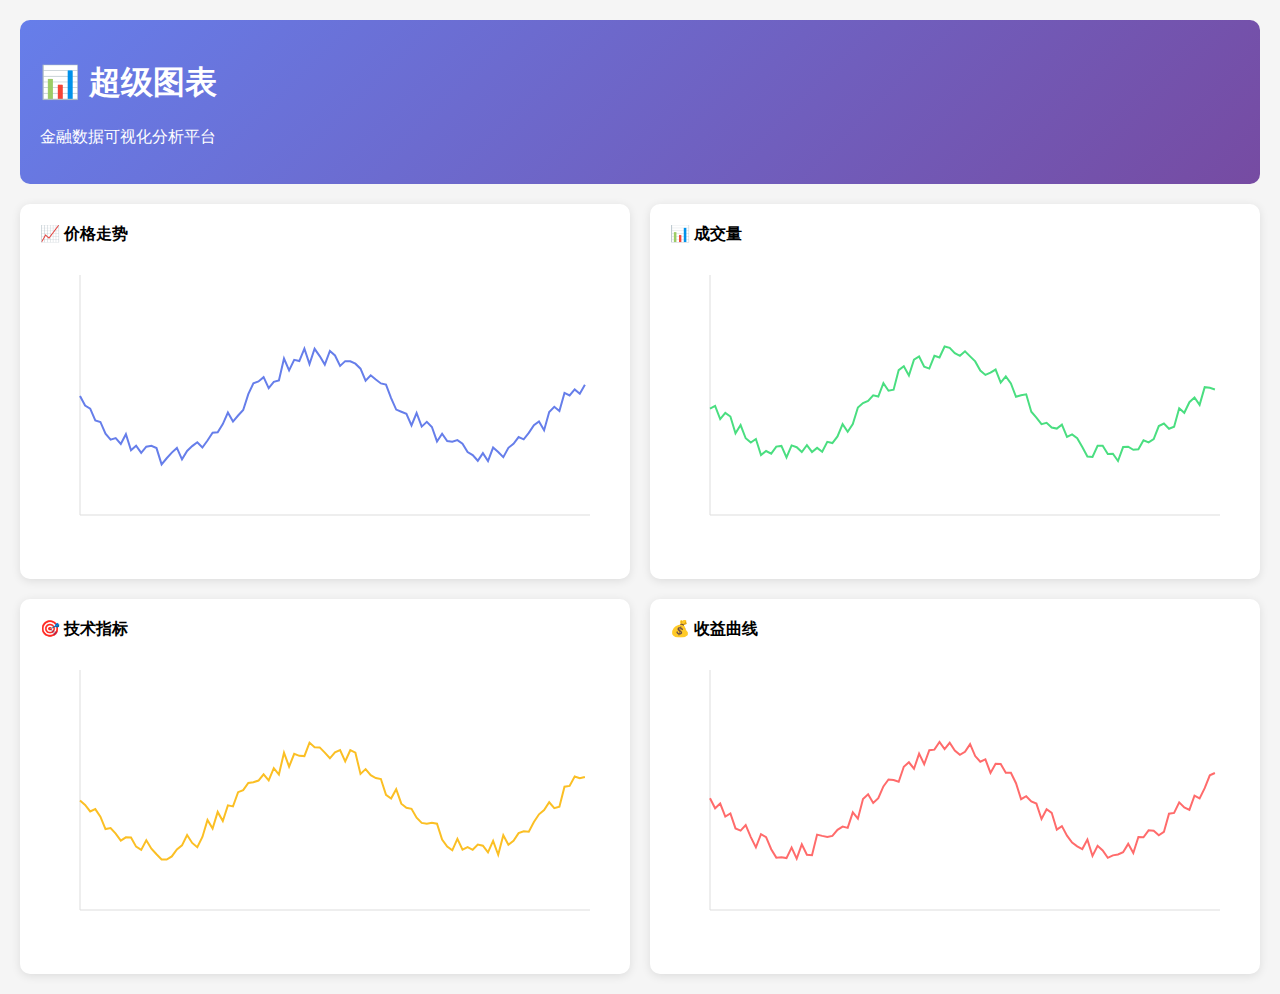
<file: src/static/charts/index.html>
<!DOCTYPE html>
<html>
<head>
    <title>PandaAI QuantFlow - 超级图表</title>
    <meta charset="utf-8">
    <style>
        body { font-family: Arial; margin: 0; padding: 20px; background: #f5f5f5; }
        .header { background: linear-gradient(135deg, #667eea, #764ba2); 
                  color: white; padding: 20px; border-radius: 10px; }
        .container { max-width: 1400px; margin: 0 auto; }
        .chart-grid { display: grid; grid-template-columns: repeat(2, 1fr); gap: 20px; 
                      margin-top: 20px; }
        .chart-card { background: white; padding: 20px; border-radius: 10px; 
                      box-shadow: 0 2px 10px rgba(0,0,0,0.1); }
        .chart-title { font-size: 16px; font-weight: bold; margin-bottom: 10px; }
        .chart-canvas { width: 100%; height: 300px; }
    </style>
</head>
<body>
    <div class="container">
        <div class="header">
            <h1>📊 超级图表</h1>
            <p>金融数据可视化分析平台</p>
        </div>
        
        <div class="chart-grid">
            <div class="chart-card">
                <div class="chart-title">📈 价格走势</div>
                <canvas class="chart-canvas" id="price-chart"></canvas>
            </div>
            
            <div class="chart-card">
                <div class="chart-title">📊 成交量</div>
                <canvas class="chart-canvas" id="volume-chart"></canvas>
            </div>
            
            <div class="chart-card">
                <div class="chart-title">🎯 技术指标</div>
                <canvas class="chart-canvas" id="indicator-chart"></canvas>
            </div>
            
            <div class="chart-card">
                <div class="chart-title">💰 收益曲线</div>
                <canvas class="chart-canvas" id="return-chart"></canvas>
            </div>
        </div>
    </div>
    
    <script>
        // 绘制示例图表
        function drawChart(canvasId, color) {
            const canvas = document.getElementById(canvasId);
            const ctx = canvas.getContext('2d');
            const width = canvas.width = canvas.offsetWidth;
            const height = canvas.height = canvas.offsetHeight;
            
            // 绘制坐标轴
            ctx.strokeStyle = '#ddd';
            ctx.beginPath();
            ctx.moveTo(40, height - 40);
            ctx.lineTo(width - 20, height - 40);
            ctx.moveTo(40, 20);
            ctx.lineTo(40, height - 40);
            ctx.stroke();
            
            // 绘制示例数据
            ctx.strokeStyle = color;
            ctx.lineWidth = 2;
            ctx.beginPath();
            for(let i = 0; i < 100; i++) {
                const x = 40 + (width - 60) * i / 100;
                const y = height/2 + Math.sin(i/10) * 50 + Math.random() * 20 - 10;
                if(i === 0) ctx.moveTo(x, y);
                else ctx.lineTo(x, y);
            }
            ctx.stroke();
        }
        
        drawChart('price-chart', '#667eea');
        drawChart('volume-chart', '#4ade80');
        drawChart('indicator-chart', '#fbbf24');
        drawChart('return-chart', '#ff6b6b');
        
        // 获取市场数据
        fetch('http://127.0.0.1:8000/api/market/overview')
            .then(r => r.json())
            .then(data => console.log('Market Data:', data))
            .catch(e => console.log('Failed to fetch market data'));
    </script>
</body>
</html>
</file>
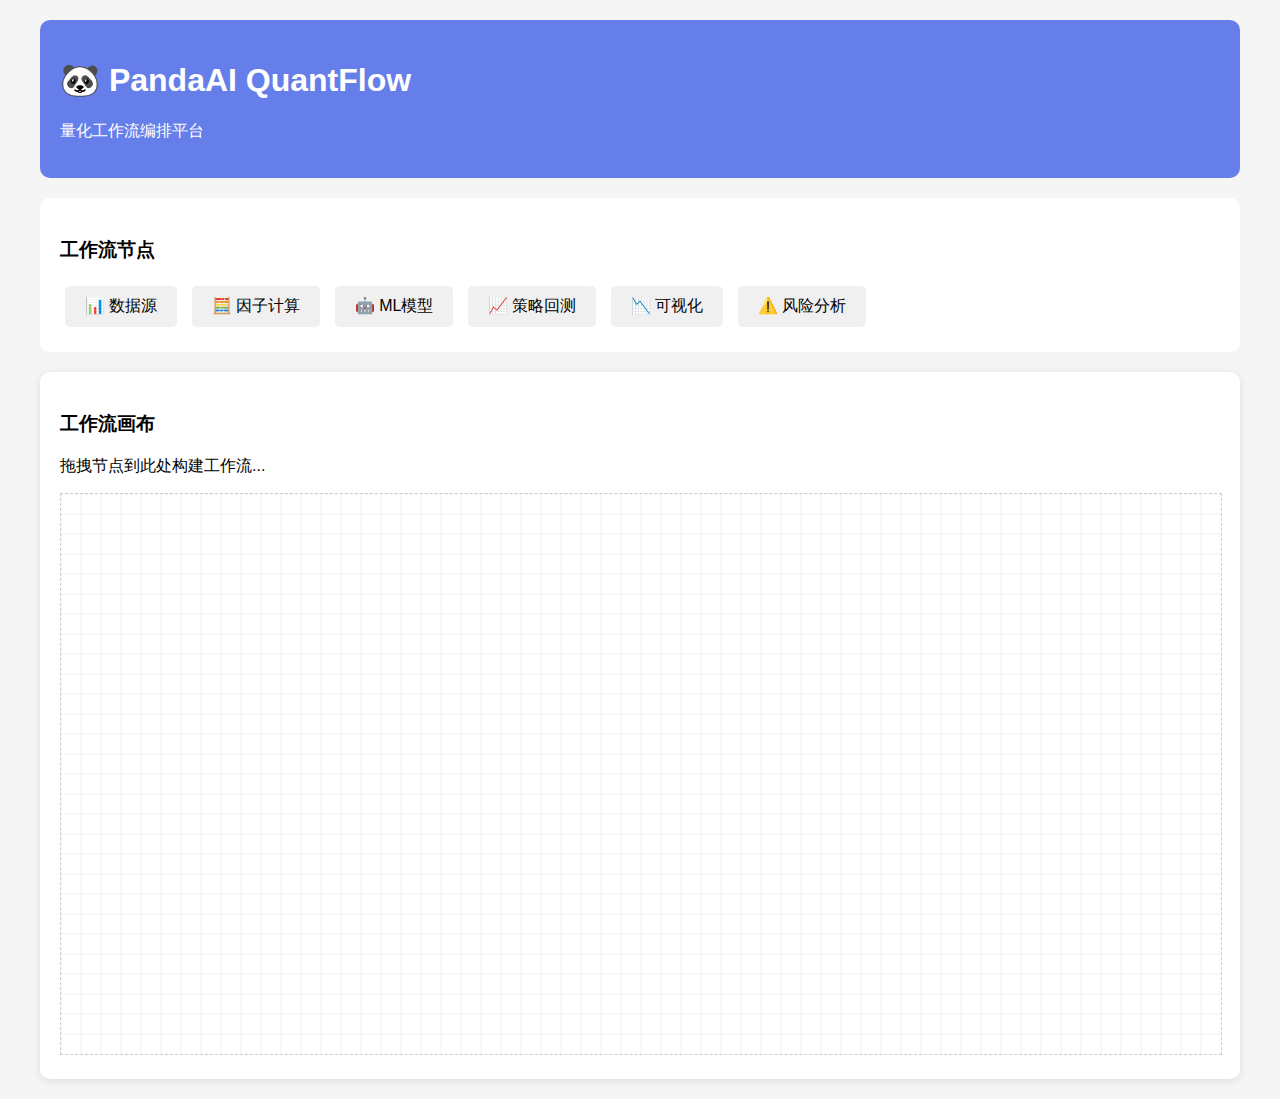
<file: src/static/quantflow/index.html>
<!DOCTYPE html>
<html>
<head>
    <title>PandaAI QuantFlow - 工作流</title>
    <meta charset="utf-8">
    <style>
        body { font-family: Arial; margin: 0; padding: 20px; background: #f5f5f5; }
        .header { background: #667eea; color: white; padding: 20px; border-radius: 10px; }
        .container { max-width: 1200px; margin: 0 auto; }
        .workflow-canvas { background: white; min-height: 600px; margin-top: 20px; 
                          border-radius: 10px; box-shadow: 0 2px 10px rgba(0,0,0,0.1); 
                          padding: 20px; }
        .node-palette { background: white; padding: 20px; border-radius: 10px; 
                        margin-top: 20px; }
        .node-item { display: inline-block; padding: 10px 20px; margin: 5px;
                     background: #f0f0f0; border-radius: 5px; cursor: move; }
        .node-item:hover { background: #e0e0e0; }
    </style>
</head>
<body>
    <div class="container">
        <div class="header">
            <h1>🐼 PandaAI QuantFlow</h1>
            <p>量化工作流编排平台</p>
        </div>
        
        <div class="node-palette">
            <h3>工作流节点</h3>
            <div class="node-item">📊 数据源</div>
            <div class="node-item">🧮 因子计算</div>
            <div class="node-item">🤖 ML模型</div>
            <div class="node-item">📈 策略回测</div>
            <div class="node-item">📉 可视化</div>
            <div class="node-item">⚠️ 风险分析</div>
        </div>
        
        <div class="workflow-canvas">
            <h3>工作流画布</h3>
            <p>拖拽节点到此处构建工作流...</p>
            <canvas id="workflow" width="1160" height="560" style="border: 1px dashed #ccc;"></canvas>
        </div>
    </div>
    
    <script>
        // 简单的画布交互
        const canvas = document.getElementById('workflow');
        const ctx = canvas.getContext('2d');
        
        // 绘制网格
        function drawGrid() {
            ctx.strokeStyle = '#f0f0f0';
            for(let x = 0; x < canvas.width; x += 20) {
                ctx.beginPath();
                ctx.moveTo(x, 0);
                ctx.lineTo(x, canvas.height);
                ctx.stroke();
            }
            for(let y = 0; y < canvas.height; y += 20) {
                ctx.beginPath();
                ctx.moveTo(0, y);
                ctx.lineTo(canvas.width, y);
                ctx.stroke();
            }
        }
        drawGrid();
        
        // WebSocket连接
        let ws = null;
        try {
            ws = new WebSocket('ws://127.0.0.1:8000/ws');
            ws.onopen = () => console.log('Connected to QuantFlow');
            ws.onmessage = (e) => console.log('Message:', e.data);
        } catch(e) {
            console.log('WebSocket connection failed');
        }
    </script>
</body>
</html>
</file>
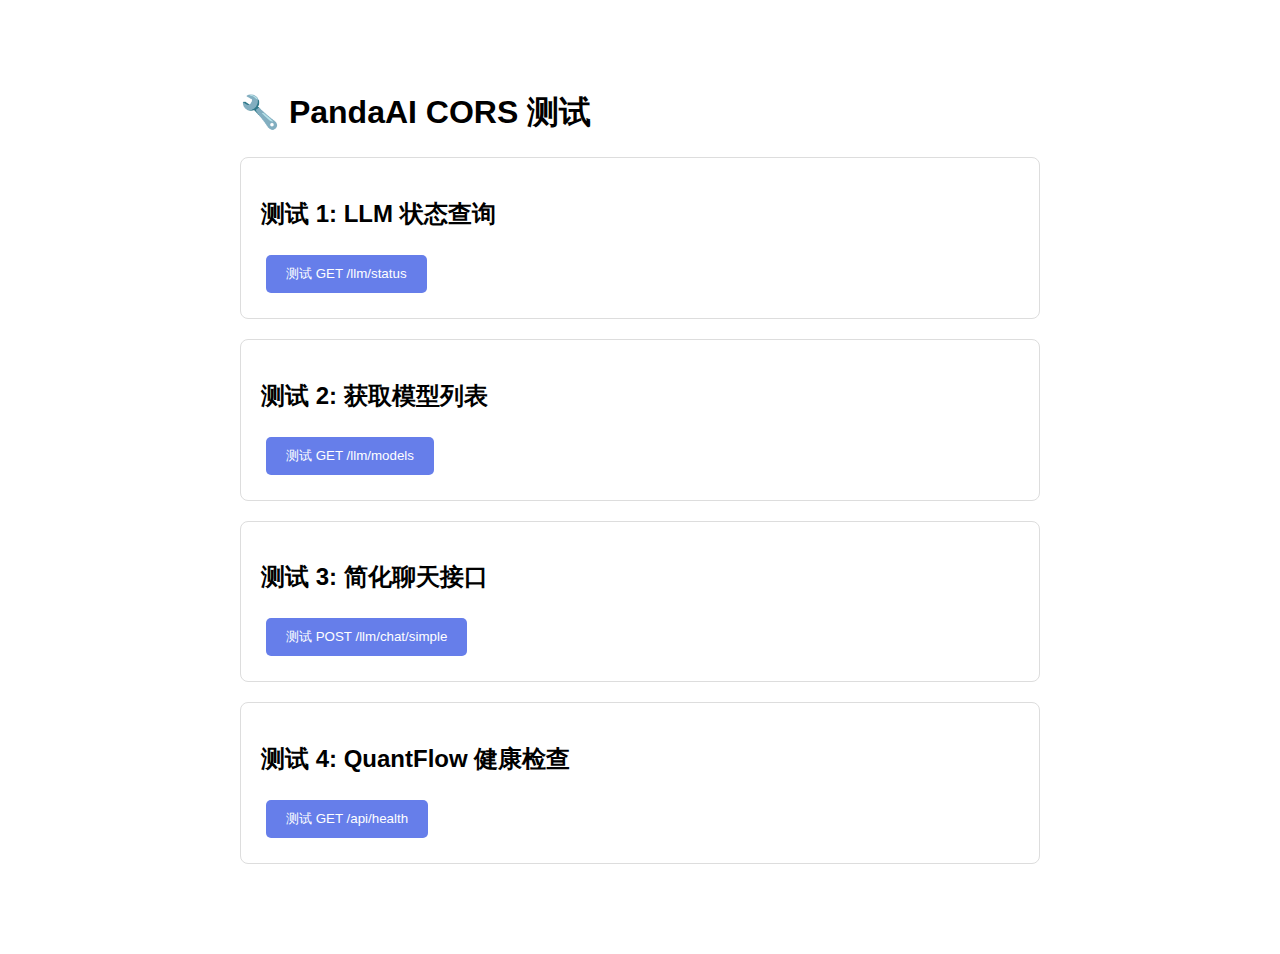
<file: test_cors.html>
<!DOCTYPE html>
<html>
<head>
    <meta charset="UTF-8">
    <title>测试 CORS</title>
    <style>
        body {
            font-family: Arial, sans-serif;
            max-width: 800px;
            margin: 50px auto;
            padding: 20px;
        }
        .test-section {
            margin: 20px 0;
            padding: 20px;
            border: 1px solid #ddd;
            border-radius: 8px;
        }
        .success {
            background-color: #d4edda;
            border-color: #c3e6cb;
        }
        .error {
            background-color: #f8d7da;
            border-color: #f5c6cb;
        }
        button {
            padding: 10px 20px;
            background: #667eea;
            color: white;
            border: none;
            border-radius: 5px;
            cursor: pointer;
            margin: 5px;
        }
        button:hover {
            background: #5568d3;
        }
        pre {
            background: #f5f5f5;
            padding: 10px;
            border-radius: 5px;
            overflow-x: auto;
        }
    </style>
</head>
<body>
    <h1>🔧 PandaAI CORS 测试</h1>
    
    <div class="test-section">
        <h2>测试 1: LLM 状态查询</h2>
        <button onclick="testLLMStatus()">测试 GET /llm/status</button>
        <div id="result1"></div>
    </div>
    
    <div class="test-section">
        <h2>测试 2: 获取模型列表</h2>
        <button onclick="testGetModels()">测试 GET /llm/models</button>
        <div id="result2"></div>
    </div>
    
    <div class="test-section">
        <h2>测试 3: 简化聊天接口</h2>
        <button onclick="testSimpleChat()">测试 POST /llm/chat/simple</button>
        <div id="result3"></div>
    </div>
    
    <div class="test-section">
        <h2>测试 4: QuantFlow 健康检查</h2>
        <button onclick="testQuantFlowHealth()">测试 GET /api/health</button>
        <div id="result4"></div>
    </div>

    <script>
        async function testLLMStatus() {
            const resultDiv = document.getElementById('result1');
            resultDiv.innerHTML = '<p>⏳ 正在测试...</p>';
            
            try {
                const response = await fetch('http://127.0.0.1:8111/llm/status');
                const data = await response.json();
                
                resultDiv.className = 'test-section success';
                resultDiv.innerHTML = `
                    <p>✅ 请求成功！</p>
                    <pre>${JSON.stringify(data, null, 2)}</pre>
                `;
            } catch (error) {
                resultDiv.className = 'test-section error';
                resultDiv.innerHTML = `
                    <p>❌ 请求失败</p>
                    <pre>${error.toString()}</pre>
                `;
            }
        }
        
        async function testGetModels() {
            const resultDiv = document.getElementById('result2');
            resultDiv.innerHTML = '<p>⏳ 正在测试...</p>';
            
            try {
                const response = await fetch('http://127.0.0.1:8111/llm/models');
                const data = await response.json();
                
                resultDiv.className = 'test-section success';
                resultDiv.innerHTML = `
                    <p>✅ 请求成功！</p>
                    <pre>${JSON.stringify(data, null, 2)}</pre>
                `;
            } catch (error) {
                resultDiv.className = 'test-section error';
                resultDiv.innerHTML = `
                    <p>❌ 请求失败</p>
                    <pre>${error.toString()}</pre>
                `;
            }
        }
        
        async function testSimpleChat() {
            const resultDiv = document.getElementById('result3');
            resultDiv.innerHTML = '<p>⏳ 正在测试...</p>';
            
            try {
                const response = await fetch('http://127.0.0.1:8111/llm/chat/simple', {
                    method: 'POST',
                    headers: {
                        'Content-Type': 'application/json',
                    },
                    body: JSON.stringify({
                        message: '你好，这是CORS测试',
                        model: 'deepseek'
                    })
                });
                
                const data = await response.json();
                
                resultDiv.className = 'test-section success';
                resultDiv.innerHTML = `
                    <p>✅ 请求成功！</p>
                    <pre>${JSON.stringify(data, null, 2)}</pre>
                `;
            } catch (error) {
                resultDiv.className = 'test-section error';
                resultDiv.innerHTML = `
                    <p>❌ 请求失败</p>
                    <pre>${error.toString()}</pre>
                `;
            }
        }
        
        async function testQuantFlowHealth() {
            const resultDiv = document.getElementById('result4');
            resultDiv.innerHTML = '<p>⏳ 正在测试...</p>';
            
            try {
                const response = await fetch('http://127.0.0.1:8000/api/health');
                const data = await response.json();
                
                resultDiv.className = 'test-section success';
                resultDiv.innerHTML = `
                    <p>✅ 请求成功！</p>
                    <pre>${JSON.stringify(data, null, 2)}</pre>
                `;
            } catch (error) {
                resultDiv.className = 'test-section error';
                resultDiv.innerHTML = `
                    <p>❌ 请求失败</p>
                    <pre>${error.toString()}</pre>
                `;
            }
        }
        
        // 页面加载时显示当前URL
        window.onload = function() {
            console.log('当前页面URL:', window.location.href);
            console.log('测试页面已加载，可以开始测试CORS');
        };
    </script>
</body>
</html>
</file>
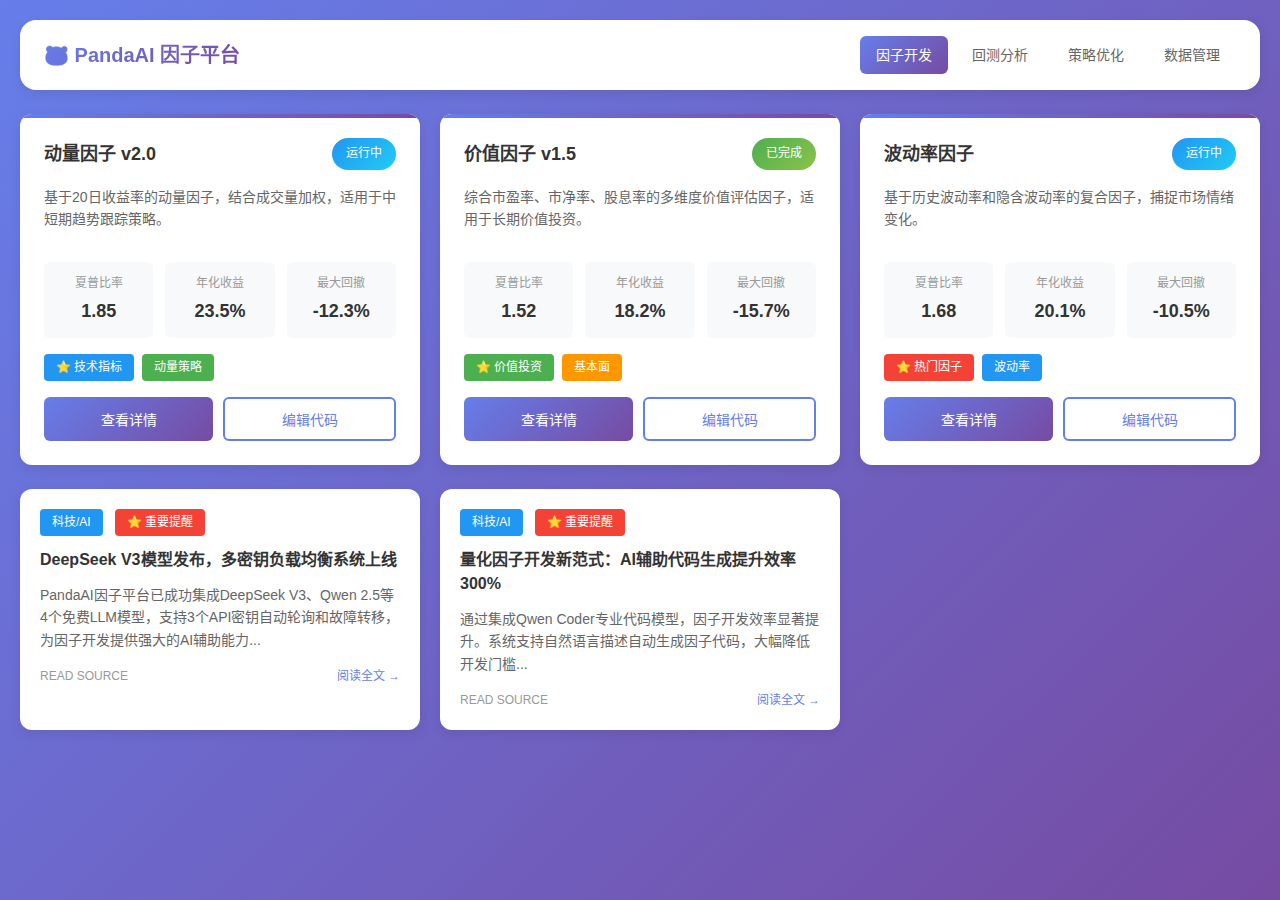
<file: panda_factor-main/panda_factor-main/ui_demo.html>
<!DOCTYPE html>
<html lang="zh-CN">
<head>
  <meta charset="UTF-8">
  <meta name="viewport" content="width=device-width, initial-scale=1.0">
  <title>PandaAI 因子平台 - UI演示</title>
  <style>
    /* ==================== 全局变量 ==================== */
    :root {
      --primary-gradient: linear-gradient(135deg, #667eea 0%, #764ba2 100%);
      --primary-color: #667eea;
      --tag-tech: #2196F3;
      --tag-finance: #4CAF50;
      --tag-news: #FF9800;
      --tag-hot: #F44336;
      --bg-primary: #ffffff;
      --bg-secondary: #f8f9fa;
      --text-primary: #333333;
      --text-secondary: #666666;
      --text-muted: #999999;
      --border-color: #e0e0e0;
      --shadow-md: 0 4px 12px rgba(0, 0, 0, 0.08);
      --shadow-lg: 0 8px 24px rgba(0, 0, 0, 0.12);
      --shadow-xl: 0 12px 32px rgba(0, 0, 0, 0.15);
      --radius-sm: 6px;
      --radius-md: 12px;
      --radius-lg: 16px;
    }

    * {
      margin: 0;
      padding: 0;
      box-sizing: border-box;
    }

    body {
      font-family: -apple-system, BlinkMacSystemFont, "Segoe UI", "PingFang SC", "Hiragino Sans GB", "Microsoft YaHei", "Helvetica Neue", Helvetica, Arial, sans-serif;
      font-size: 14px;
      line-height: 1.6;
      color: var(--text-primary);
      background: var(--bg-secondary);
      -webkit-font-smoothing: antialiased;
    }

    /* ==================== 渐变背景容器 ==================== */
    .app-container {
      min-height: 100vh;
      background: var(--primary-gradient);
      padding: 20px;
    }

    .content-wrapper {
      max-width: 1400px;
      margin: 0 auto;
    }

    /* ==================== 顶部导航栏 ==================== */
    .top-navbar {
      background: var(--bg-primary);
      border-radius: var(--radius-lg);
      padding: 16px 24px;
      margin-bottom: 24px;
      box-shadow: var(--shadow-md);
      display: flex;
      justify-content: space-between;
      align-items: center;
    }

    .navbar-brand {
      display: flex;
      align-items: center;
      gap: 12px;
    }

    .navbar-title {
      font-size: 20px;
      font-weight: 600;
      background: var(--primary-gradient);
      -webkit-background-clip: text;
      -webkit-text-fill-color: transparent;
      background-clip: text;
    }

    .navbar-menu {
      display: flex;
      gap: 8px;
    }

    .nav-item {
      padding: 8px 16px;
      border-radius: var(--radius-sm);
      text-decoration: none;
      color: var(--text-secondary);
      font-weight: 500;
      transition: all 0.3s ease;
      cursor: pointer;
    }

    .nav-item:hover {
      background: var(--bg-secondary);
      color: var(--primary-color);
    }

    .nav-item.active {
      background: var(--primary-gradient);
      color: white;
    }

    /* ==================== 标签样式 ==================== */
    .tag {
      display: inline-block;
      padding: 4px 12px;
      border-radius: 4px;
      font-size: 12px;
      font-weight: 500;
      white-space: nowrap;
      transition: all 0.3s ease;
    }

    .tag-tech { background: var(--tag-tech); color: white; }
    .tag-finance { background: var(--tag-finance); color: white; }
    .tag-news { background: var(--tag-news); color: white; }
    .tag-hot { background: var(--tag-hot); color: white; }
    .tag-starred::before { content: "⭐ "; }
    .tag:hover {
      transform: translateY(-2px);
      box-shadow: 0 2px 4px rgba(0, 0, 0, 0.1);
    }

    /* ==================== 因子卡片网格 ==================== */
    .factor-grid {
      display: grid;
      grid-template-columns: repeat(auto-fill, minmax(360px, 1fr));
      gap: 20px;
      margin-bottom: 24px;
    }

    /* ==================== 因子卡片 ==================== */
    .factor-card {
      background: var(--bg-primary);
      border-radius: var(--radius-md);
      padding: 24px;
      box-shadow: var(--shadow-md);
      transition: all 0.3s ease;
      position: relative;
      overflow: hidden;
    }

    .factor-card::before {
      content: '';
      position: absolute;
      top: 0;
      left: 0;
      right: 0;
      height: 4px;
      background: var(--primary-gradient);
    }

    .factor-card:hover {
      transform: translateY(-6px);
      box-shadow: var(--shadow-xl);
    }

    .factor-header {
      display: flex;
      justify-content: space-between;
      align-items: center;
      margin-bottom: 16px;
    }

    .factor-name {
      font-size: 18px;
      font-weight: 600;
      color: var(--text-primary);
    }

    .factor-status {
      padding: 6px 14px;
      border-radius: 20px;
      font-size: 12px;
      font-weight: 500;
    }

    .factor-status.running {
      background: linear-gradient(135deg, #2196F3, #21CBF3);
      color: white;
    }

    .factor-status.completed {
      background: linear-gradient(135deg, #4CAF50, #8BC34A);
      color: white;
    }

    .factor-description {
      color: var(--text-secondary);
      font-size: 14px;
      line-height: 1.6;
      margin-bottom: 16px;
      min-height: 60px;
    }

    /* ==================== 因子指标 ==================== */
    .factor-metrics {
      display: grid;
      grid-template-columns: repeat(3, 1fr);
      gap: 12px;
      margin-bottom: 16px;
    }

    .metric-item {
      text-align: center;
      padding: 12px;
      background: var(--bg-secondary);
      border-radius: var(--radius-sm);
      transition: all 0.3s ease;
    }

    .metric-item:hover {
      background: var(--primary-gradient);
      color: white;
    }

    .metric-item:hover .metric-label {
      color: rgba(255, 255, 255, 0.9);
    }

    .metric-label {
      display: block;
      font-size: 12px;
      color: var(--text-muted);
      margin-bottom: 4px;
    }

    .metric-value {
      display: block;
      font-size: 18px;
      font-weight: 600;
      color: var(--text-primary);
    }

    .metric-item:hover .metric-value {
      color: white;
    }

    /* ==================== 标签容器 ==================== */
    .card-tags {
      display: flex;
      gap: 8px;
      flex-wrap: wrap;
      margin-bottom: 16px;
    }

    /* ==================== 按钮 ==================== */
    .factor-actions {
      display: flex;
      gap: 10px;
    }

    .btn {
      flex: 1;
      padding: 10px 16px;
      border: none;
      border-radius: var(--radius-sm);
      font-size: 14px;
      font-weight: 500;
      cursor: pointer;
      transition: all 0.3s ease;
      text-align: center;
    }

    .btn-primary {
      background: var(--primary-gradient);
      color: white;
    }

    .btn-primary:hover {
      opacity: 0.9;
      transform: translateY(-2px);
      box-shadow: var(--shadow-md);
    }

    .btn-outline {
      background: transparent;
      color: var(--primary-color);
      border: 2px solid var(--primary-color);
    }

    .btn-outline:hover {
      background: var(--primary-gradient);
      color: white;
      border-color: transparent;
    }

    /* ==================== 新闻卡片 ==================== */
    .news-card {
      background: var(--bg-primary);
      border-radius: var(--radius-md);
      padding: 20px;
      box-shadow: var(--shadow-md);
      transition: all 0.3s ease;
      cursor: pointer;
      position: relative;
      overflow: hidden;
    }

    .news-card::before {
      content: '';
      position: absolute;
      top: 0;
      left: 0;
      width: 4px;
      height: 100%;
      background: var(--primary-gradient);
      transform: scaleY(0);
      transition: transform 0.3s ease;
    }

    .news-card:hover {
      transform: translateY(-4px);
      box-shadow: var(--shadow-lg);
    }

    .news-card:hover::before {
      transform: scaleY(1);
    }

    .news-header {
      display: flex;
      gap: 12px;
      margin-bottom: 12px;
    }

    .news-category {
      padding: 4px 12px;
      border-radius: 4px;
      font-size: 12px;
      font-weight: 500;
      background: var(--tag-tech);
      color: white;
    }

    .news-badge {
      padding: 4px 12px;
      border-radius: 4px;
      font-size: 12px;
      font-weight: 500;
      background: var(--tag-hot);
      color: white;
    }

    .news-badge::before {
      content: "⭐ ";
    }

    .news-title {
      font-size: 16px;
      font-weight: 600;
      color: var(--text-primary);
      line-height: 1.5;
      margin-bottom: 12px;
    }

    .news-content {
      font-size: 14px;
      color: var(--text-secondary);
      line-height: 1.6;
      margin-bottom: 16px;
    }

    .news-footer {
      display: flex;
      justify-content: space-between;
      align-items: center;
    }

    .news-source {
      font-size: 12px;
      color: var(--text-muted);
    }

    .news-link {
      font-size: 12px;
      color: var(--primary-color);
      text-decoration: none;
      font-weight: 500;
    }

    .news-link:hover {
      text-decoration: underline;
    }

    .news-link::after {
      content: " →";
    }

    /* ==================== 动画 ==================== */
    @keyframes fadeIn {
      from {
        opacity: 0;
        transform: translateY(20px);
      }
      to {
        opacity: 1;
        transform: translateY(0);
      }
    }

    .fade-in {
      animation: fadeIn 0.5s ease;
    }

    /* ==================== 响应式 ==================== */
    @media (max-width: 768px) {
      .app-container {
        padding: 12px;
      }
      
      .top-navbar {
        flex-direction: column;
        gap: 12px;
      }
      
      .factor-grid {
        grid-template-columns: 1fr;
      }
      
      .factor-metrics {
        grid-template-columns: repeat(2, 1fr);
      }
    }
  </style>
</head>
<body>
  <!-- 主容器 -->
  <div class="app-container">
    <div class="content-wrapper">
      
      <!-- 顶部导航 -->
      <nav class="top-navbar">
        <div class="navbar-brand">
          <h1 class="navbar-title">🐼 PandaAI 因子平台</h1>
        </div>
        
        <div class="navbar-menu">
          <a href="#" class="nav-item active">因子开发</a>
          <a href="#" class="nav-item">回测分析</a>
          <a href="#" class="nav-item">策略优化</a>
          <a href="#" class="nav-item">数据管理</a>
        </div>
      </nav>
      
      <!-- 因子网格 -->
      <div class="factor-grid">
        
        <!-- 因子卡片 1 -->
        <div class="factor-card fade-in">
          <div class="factor-header">
            <h3 class="factor-name">动量因子 v2.0</h3>
            <span class="factor-status running">运行中</span>
          </div>
          
          <p class="factor-description">
            基于20日收益率的动量因子，结合成交量加权，适用于中短期趋势跟踪策略。
          </p>
          
          <div class="factor-metrics">
            <div class="metric-item">
              <span class="metric-label">夏普比率</span>
              <span class="metric-value">1.85</span>
            </div>
            <div class="metric-item">
              <span class="metric-label">年化收益</span>
              <span class="metric-value">23.5%</span>
            </div>
            <div class="metric-item">
              <span class="metric-label">最大回撤</span>
              <span class="metric-value">-12.3%</span>
            </div>
          </div>
          
          <div class="card-tags">
            <span class="tag tag-tech tag-starred">技术指标</span>
            <span class="tag tag-finance">动量策略</span>
          </div>
          
          <div class="factor-actions">
            <button class="btn btn-primary">查看详情</button>
            <button class="btn btn-outline">编辑代码</button>
          </div>
        </div>
        
        <!-- 因子卡片 2 -->
        <div class="factor-card fade-in" style="animation-delay: 0.1s;">
          <div class="factor-header">
            <h3 class="factor-name">价值因子 v1.5</h3>
            <span class="factor-status completed">已完成</span>
          </div>
          
          <p class="factor-description">
            综合市盈率、市净率、股息率的多维度价值评估因子，适用于长期价值投资。
          </p>
          
          <div class="factor-metrics">
            <div class="metric-item">
              <span class="metric-label">夏普比率</span>
              <span class="metric-value">1.52</span>
            </div>
            <div class="metric-item">
              <span class="metric-label">年化收益</span>
              <span class="metric-value">18.2%</span>
            </div>
            <div class="metric-item">
              <span class="metric-label">最大回撤</span>
              <span class="metric-value">-15.7%</span>
            </div>
          </div>
          
          <div class="card-tags">
            <span class="tag tag-finance tag-starred">价值投资</span>
            <span class="tag tag-news">基本面</span>
          </div>
          
          <div class="factor-actions">
            <button class="btn btn-primary">查看详情</button>
            <button class="btn btn-outline">编辑代码</button>
          </div>
        </div>
        
        <!-- 因子卡片 3 -->
        <div class="factor-card fade-in" style="animation-delay: 0.2s;">
          <div class="factor-header">
            <h3 class="factor-name">波动率因子</h3>
            <span class="factor-status running">运行中</span>
          </div>
          
          <p class="factor-description">
            基于历史波动率和隐含波动率的复合因子，捕捉市场情绪变化。
          </p>
          
          <div class="factor-metrics">
            <div class="metric-item">
              <span class="metric-label">夏普比率</span>
              <span class="metric-value">1.68</span>
            </div>
            <div class="metric-item">
              <span class="metric-label">年化收益</span>
              <span class="metric-value">20.1%</span>
            </div>
            <div class="metric-item">
              <span class="metric-label">最大回撤</span>
              <span class="metric-value">-10.5%</span>
            </div>
          </div>
          
          <div class="card-tags">
            <span class="tag tag-hot tag-starred">热门因子</span>
            <span class="tag tag-tech">波动率</span>
          </div>
          
          <div class="factor-actions">
            <button class="btn btn-primary">查看详情</button>
            <button class="btn btn-outline">编辑代码</button>
          </div>
        </div>
        
      </div>
      
      <!-- 新闻卡片示例 -->
      <div class="factor-grid">
        <div class="news-card fade-in">
          <div class="news-header">
            <span class="news-category">科技/AI</span>
            <span class="news-badge">重要提醒</span>
          </div>
          
          <h3 class="news-title">
            DeepSeek V3模型发布，多密钥负载均衡系统上线
          </h3>
          
          <p class="news-content">
            PandaAI因子平台已成功集成DeepSeek V3、Qwen 2.5等4个免费LLM模型，支持3个API密钥自动轮询和故障转移，为因子开发提供强大的AI辅助能力...
          </p>
          
          <div class="news-footer">
            <span class="news-source">READ SOURCE</span>
            <a href="#" class="news-link">阅读全文</a>
          </div>
        </div>
        
        <div class="news-card fade-in" style="animation-delay: 0.1s;">
          <div class="news-header">
            <span class="news-category">科技/AI</span>
            <span class="news-badge">重要提醒</span>
          </div>
          
          <h3 class="news-title">
            量化因子开发新范式：AI辅助代码生成提升效率300%
          </h3>
          
          <p class="news-content">
            通过集成Qwen Coder专业代码模型，因子开发效率显著提升。系统支持自然语言描述自动生成因子代码，大幅降低开发门槛...
          </p>
          
          <div class="news-footer">
            <span class="news-source">READ SOURCE</span>
            <a href="#" class="news-link">阅读全文</a>
          </div>
        </div>
      </div>
      
    </div>
  </div>
</body>
</html>
</file>
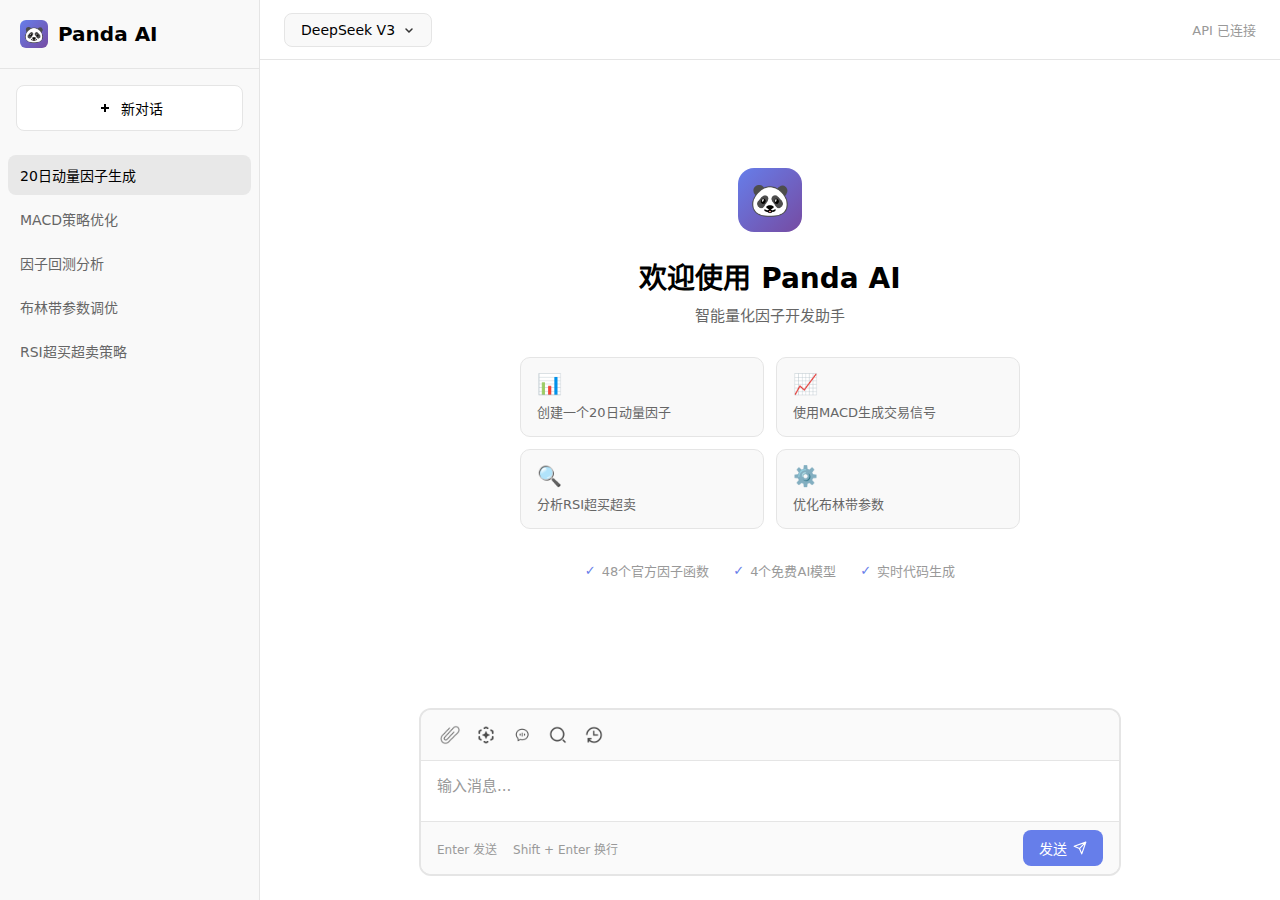
<file: panda_factor-main/panda_factor-main/panda_web/panda_web/static/claude_style.html>
<!DOCTYPE html>
<html lang="zh-CN">
<head>
    <meta charset="UTF-8">
    <meta name="viewport" content="width=device-width, initial-scale=1.0">
    <title>Panda AI</title>
    <style>
        * {
            margin: 0;
            padding: 0;
            box-sizing: border-box;
        }

        body {
            font-family: system-ui, -apple-system, BlinkMacSystemFont, 'Segoe UI', Roboto, 
                         'Helvetica Neue', Arial, sans-serif;
            background-color: #fff;
            color: #353535;
            height: 100vh;
            display: flex;
            overflow: hidden;
        }

        /* 左侧边栏 - Claude风格 */
        .sidebar {
            width: 260px;
            background-color: #f9f9f9;
            border-right: 1px solid #e5e5e5;
            display: flex;
            flex-direction: column;
        }

        .sidebar-header {
            padding: 20px;
            border-bottom: 1px solid #e5e5e5;
        }

        .logo {
            font-size: 20px;
            font-weight: 600;
            color: #000;
            display: flex;
            align-items: center;
            gap: 10px;
        }

        .logo-icon {
            width: 28px;
            height: 28px;
            background: linear-gradient(135deg, #667eea, #764ba2);
            border-radius: 6px;
            display: flex;
            align-items: center;
            justify-content: center;
            color: white;
            font-size: 16px;
        }

        .new-chat-btn {
            margin: 16px;
            padding: 12px;
            background: #fff;
            border: 1px solid #e5e5e5;
            border-radius: 8px;
            color: #000;
            cursor: pointer;
            display: flex;
            align-items: center;
            justify-content: center;
            gap: 8px;
            font-size: 14px;
            font-weight: 500;
            transition: all 0.2s;
        }

        .new-chat-btn:hover {
            background: #f5f5f5;
            border-color: #d0d0d0;
        }

        .chat-list {
            flex: 1;
            overflow-y: auto;
            padding: 8px;
        }

        .chat-item {
            padding: 10px 12px;
            border-radius: 8px;
            margin-bottom: 4px;
            cursor: pointer;
            font-size: 14px;
            color: #666;
            transition: all 0.2s;
            white-space: nowrap;
            overflow: hidden;
            text-overflow: ellipsis;
        }

        .chat-item:hover {
            background: #f0f0f0;
            color: #000;
        }

        .chat-item.active {
            background: #e8e8e8;
            color: #000;
            font-weight: 500;
        }

        /* 主区域 */
        .main-container {
            flex: 1;
            display: flex;
            flex-direction: column;
            background: #fff;
        }

        /* 顶部栏 - Claude风格 */
        .top-bar {
            height: 60px;
            border-bottom: 1px solid #e5e5e5;
            display: flex;
            align-items: center;
            padding: 0 24px;
            justify-content: space-between;
        }

        .model-selector {
            display: flex;
            align-items: center;
            gap: 8px;
            padding: 8px 16px;
            background: #f9f9f9;
            border: 1px solid #e5e5e5;
            border-radius: 8px;
            cursor: pointer;
            font-size: 14px;
            font-weight: 500;
            transition: all 0.2s;
        }

        .model-selector:hover {
            background: #f0f0f0;
            border-color: #d0d0d0;
        }

        .model-name {
            color: #000;
        }

        /* 聊天区域 */
        .chat-container {
            flex: 1;
            display: flex;
            flex-direction: column;
            max-width: 750px;
            margin: 0 auto;
            width: 100%;
            padding: 0 24px;
        }

        .messages-area {
            flex: 1;
            overflow-y: auto;
            padding: 40px 0;
        }

        .message {
            margin-bottom: 24px;
            display: flex;
            gap: 16px;
        }

        .message-avatar {
            width: 36px;
            height: 36px;
            border-radius: 8px;
            flex-shrink: 0;
            display: flex;
            align-items: center;
            justify-content: center;
            font-weight: 600;
            font-size: 14px;
        }

        .message.user .message-avatar {
            background: #f0f0f0;
            color: #000;
        }

        .message.assistant .message-avatar {
            background: linear-gradient(135deg, #667eea, #764ba2);
            color: white;
        }

        .message-content {
            flex: 1;
            padding-top: 6px;
        }

        .message-text {
            line-height: 1.6;
            font-size: 15px;
            color: #353535;
        }

        .message-text code {
            background: #f5f5f5;
            padding: 2px 6px;
            border-radius: 4px;
            font-family: 'SF Mono', Monaco, 'Cascadia Code', monospace;
            font-size: 14px;
            color: #d73a49;
        }

        .message-text pre {
            background: #f6f8fa;
            border: 1px solid #e5e5e5;
            border-radius: 8px;
            padding: 16px;
            margin: 12px 0;
            overflow-x: auto;
        }

        .message-text pre code {
            background: transparent;
            color: #24292e;
            padding: 0;
        }

        /* 输入区域 - Claude风格 */
        .input-container {
            padding: 20px 0 24px;
        }

        .input-wrapper {
            background: #fff;
            border: 2px solid #e5e5e5;
            border-radius: 12px;
            overflow: hidden;
            transition: all 0.2s;
        }

        .input-wrapper:focus-within {
            border-color: #667eea;
            box-shadow: 0 0 0 3px rgba(102, 126, 234, 0.1);
        }

        .input-toolbar {
            display: flex;
            align-items: center;
            padding: 8px 8px 8px 12px;
            gap: 2px;
            background: #fafafa;
            border-bottom: 1px solid #e5e5e5;
        }

        .tool-btn {
            width: 34px;
            height: 34px;
            display: flex;
            align-items: center;
            justify-content: center;
            border-radius: 6px;
            cursor: pointer;
            transition: all 0.15s;
            position: relative;
        }

        .tool-btn:hover {
            background: #e8e8e8;
        }

        .tool-btn img {
            width: 20px;
            height: 20px;
            opacity: 0.7;
        }

        .tool-btn:hover img {
            opacity: 1;
        }

        .tool-btn input[type="file"] {
            position: absolute;
            opacity: 0;
            width: 100%;
            height: 100%;
            cursor: pointer;
        }

        .message-input {
            width: 100%;
            background: transparent;
            border: none;
            color: #000;
            padding: 14px 16px;
            font-size: 15px;
            resize: none;
            outline: none;
            font-family: inherit;
            min-height: 56px;
            max-height: 200px;
            line-height: 1.5;
        }

        .message-input::placeholder {
            color: #999;
        }

        .input-footer {
            display: flex;
            justify-content: space-between;
            align-items: center;
            padding: 8px 16px;
            background: #fafafa;
            border-top: 1px solid #e5e5e5;
        }

        .input-hints {
            display: flex;
            gap: 16px;
            font-size: 12px;
            color: #999;
        }

        .send-btn {
            padding: 8px 16px;
            background: #667eea;
            color: #fff;
            border: none;
            border-radius: 8px;
            font-size: 14px;
            font-weight: 500;
            cursor: pointer;
            transition: all 0.2s;
            display: flex;
            align-items: center;
            gap: 6px;
        }

        .send-btn:hover:not(:disabled) {
            background: #5568d3;
        }

        .send-btn:disabled {
            opacity: 0.5;
            cursor: not-allowed;
        }

        /* 欢迎界面 - Claude风格 */
        .welcome-screen {
            display: flex;
            flex-direction: column;
            align-items: center;
            justify-content: center;
            height: 100%;
            padding: 40px;
            text-align: center;
        }

        .welcome-logo {
            width: 64px;
            height: 64px;
            background: linear-gradient(135deg, #667eea, #764ba2);
            border-radius: 16px;
            display: flex;
            align-items: center;
            justify-content: center;
            font-size: 32px;
            color: white;
            margin-bottom: 24px;
        }

        .welcome-title {
            font-size: 28px;
            font-weight: 600;
            margin-bottom: 8px;
            color: #000;
        }

        .welcome-subtitle {
            font-size: 15px;
            color: #666;
            margin-bottom: 32px;
        }

        .suggestions-grid {
            display: grid;
            grid-template-columns: repeat(2, 1fr);
            gap: 12px;
            width: 100%;
            max-width: 500px;
            margin-bottom: 32px;
        }

        .suggestion-card {
            padding: 14px 16px;
            background: #f9f9f9;
            border: 1px solid #e5e5e5;
            border-radius: 10px;
            text-align: left;
            cursor: pointer;
            transition: all 0.2s;
        }

        .suggestion-card:hover {
            background: #f0f0f0;
            border-color: #d0d0d0;
            transform: translateY(-1px);
        }

        .suggestion-icon {
            font-size: 20px;
            margin-bottom: 8px;
        }

        .suggestion-text {
            font-size: 13px;
            color: #666;
            line-height: 1.4;
        }

        .capabilities {
            display: flex;
            gap: 24px;
            font-size: 13px;
            color: #999;
        }

        .capability {
            display: flex;
            align-items: center;
            gap: 6px;
        }

        .capability-icon {
            color: #667eea;
        }

        /* 加载动画 - Claude风格 */
        .typing-indicator {
            display: flex;
            align-items: center;
            gap: 12px;
            padding: 8px 0;
        }

        .typing-text {
            color: #666;
            font-size: 14px;
        }

        .typing-dots {
            display: flex;
            gap: 3px;
        }

        .typing-dot {
            width: 6px;
            height: 6px;
            border-radius: 50%;
            background: #999;
            animation: typing 1.4s infinite;
        }

        .typing-dot:nth-child(2) {
            animation-delay: 0.2s;
        }

        .typing-dot:nth-child(3) {
            animation-delay: 0.4s;
        }

        @keyframes typing {
            0%, 60%, 100% {
                transform: translateY(0);
                opacity: 0.5;
            }
            30% {
                transform: translateY(-8px);
                opacity: 1;
            }
        }

        /* 滚动条样式 */
        ::-webkit-scrollbar {
            width: 8px;
            height: 8px;
        }

        ::-webkit-scrollbar-track {
            background: transparent;
        }

        ::-webkit-scrollbar-thumb {
            background: #d0d0d0;
            border-radius: 4px;
        }

        ::-webkit-scrollbar-thumb:hover {
            background: #b0b0b0;
        }

        @media (max-width: 768px) {
            .sidebar {
                display: none;
            }

            .suggestions-grid {
                grid-template-columns: 1fr;
            }
        }
    </style>
</head>
<body>
    <!-- 左侧边栏 -->
    <div class="sidebar">
        <div class="sidebar-header">
            <div class="logo">
                <div class="logo-icon">🐼</div>
                <span>Panda AI</span>
            </div>
        </div>
        
        <button class="new-chat-btn" onclick="newChat()">
            <svg width="16" height="16" fill="none" stroke="currentColor" stroke-width="2">
                <path d="M8 4v8M4 8h8"/>
            </svg>
            新对话
        </button>
        
        <div class="chat-list" id="chatList">
            <div class="chat-item active">20日动量因子生成</div>
            <div class="chat-item">MACD策略优化</div>
            <div class="chat-item">因子回测分析</div>
            <div class="chat-item">布林带参数调优</div>
            <div class="chat-item">RSI超买超卖策略</div>
        </div>
    </div>

    <!-- 主容器 -->
    <div class="main-container">
        <!-- 顶部栏 -->
        <div class="top-bar">
            <div class="model-selector" onclick="toggleModelMenu()">
                <span class="model-name">DeepSeek V3</span>
                <svg width="12" height="12" viewBox="0 0 12 12" fill="none">
                    <path d="M3 5l3 3 3-3" stroke="currentColor" stroke-width="1.5" stroke-linecap="round"/>
                </svg>
            </div>
            
            <div style="display: flex; align-items: center; gap: 20px;">
                <span style="font-size: 13px; color: #999;">API 已连接</span>
            </div>
        </div>

        <!-- 聊天容器 -->
        <div class="chat-container">
            <!-- 消息区域 -->
            <div class="messages-area" id="messagesArea">
                <!-- 欢迎界面 -->
                <div class="welcome-screen" id="welcomeScreen">
                    <div class="welcome-logo">🐼</div>
                    <h1 class="welcome-title">欢迎使用 Panda AI</h1>
                    <p class="welcome-subtitle">智能量化因子开发助手</p>
                    
                    <div class="suggestions-grid">
                        <div class="suggestion-card" onclick="sendSuggestion('创建一个20日动量因子')">
                            <div class="suggestion-icon">📊</div>
                            <div class="suggestion-text">创建一个20日动量因子</div>
                        </div>
                        <div class="suggestion-card" onclick="sendSuggestion('使用MACD生成交易信号')">
                            <div class="suggestion-icon">📈</div>
                            <div class="suggestion-text">使用MACD生成交易信号</div>
                        </div>
                        <div class="suggestion-card" onclick="sendSuggestion('分析RSI超买超卖')">
                            <div class="suggestion-icon">🔍</div>
                            <div class="suggestion-text">分析RSI超买超卖</div>
                        </div>
                        <div class="suggestion-card" onclick="sendSuggestion('优化布林带参数')">
                            <div class="suggestion-icon">⚙️</div>
                            <div class="suggestion-text">优化布林带参数</div>
                        </div>
                    </div>
                    
                    <div class="capabilities">
                        <div class="capability">
                            <span class="capability-icon">✓</span>
                            <span>48个官方因子函数</span>
                        </div>
                        <div class="capability">
                            <span class="capability-icon">✓</span>
                            <span>4个免费AI模型</span>
                        </div>
                        <div class="capability">
                            <span class="capability-icon">✓</span>
                            <span>实时代码生成</span>
                        </div>
                    </div>
                </div>
            </div>

            <!-- 输入区域 -->
            <div class="input-container">
                <div class="input-wrapper">
                    <div class="input-toolbar">
                        <div class="tool-btn" title="附件">
                            <img src="/icon/attachment.png" alt="附件">
                            <input type="file" multiple onchange="handleFileUpload(event)">
                        </div>
                        <div class="tool-btn" title="图片">
                            <img src="/icon/IconImagineAi.png" alt="图片">
                            <input type="file" accept="image/*" multiple onchange="handleFileUpload(event)">
                        </div>
                        <div class="tool-btn" title="语音">
                            <img src="/icon/voice.png" alt="语音">
                            <input type="file" accept="audio/*" onchange="handleFileUpload(event)">
                        </div>
                        <div class="tool-btn" title="搜索" onclick="openSearch()">
                            <img src="/icon/search.png" alt="搜索">
                        </div>
                        <div class="tool-btn" title="历史" onclick="openHistory()">
                            <img src="/icon/time-history.png" alt="历史">
                        </div>
                    </div>
                    <textarea 
                        id="messageInput"
                        class="message-input" 
                        placeholder="输入消息..."
                        rows="1"
                    ></textarea>
                    <div class="input-footer">
                        <div class="input-hints">
                            <span>Enter 发送</span>
                            <span>Shift + Enter 换行</span>
                        </div>
                        <button class="send-btn" id="sendBtn" onclick="sendMessage()">
                            发送
                            <svg width="14" height="14" viewBox="0 0 24 24" fill="none">
                                <path d="M22 2L11 13M22 2L15 22L11 13L2 9L22 2Z" stroke="currentColor" stroke-width="2" stroke-linecap="round" stroke-linejoin="round"/>
                            </svg>
                        </button>
                    </div>
                </div>
            </div>
        </div>
    </div>

    <script>
        // 全局变量
        let currentModel = 'deepseek';
        let messages = [];
        let isTyping = false;

        // 初始化
        document.addEventListener('DOMContentLoaded', function() {
            setupInputHandlers();
            adjustTextareaHeight();
        });

        // 设置输入处理
        function setupInputHandlers() {
            const input = document.getElementById('messageInput');
            const sendBtn = document.getElementById('sendBtn');
            
            // 监听输入
            input.addEventListener('input', function() {
                const hasContent = this.value.trim().length > 0;
                sendBtn.disabled = !hasContent || isTyping;
                adjustTextareaHeight();
            });
            
            // Enter发送，Shift+Enter换行
            input.addEventListener('keydown', function(e) {
                if (e.key === 'Enter' && !e.shiftKey) {
                    e.preventDefault();
                    sendMessage();
                }
            });
        }

        // 自动调整输入框高度
        function adjustTextareaHeight() {
            const textarea = document.getElementById('messageInput');
            textarea.style.height = 'auto';
            textarea.style.height = Math.min(textarea.scrollHeight, 200) + 'px';
        }

        // 发送消息
        async function sendMessage() {
            const input = document.getElementById('messageInput');
            const message = input.value.trim();
            
            if (!message || isTyping) return;
            
            // 隐藏欢迎界面
            const welcomeScreen = document.getElementById('welcomeScreen');
            if (welcomeScreen) {
                welcomeScreen.style.display = 'none';
            }
            
            // 添加用户消息
            addMessage('user', message);
            
            // 清空输入
            input.value = '';
            adjustTextareaHeight();
            document.getElementById('sendBtn').disabled = true;
            
            // 显示输入中
            isTyping = true;
            const typingId = addTypingIndicator();
            
            try {
                // 调用API
                const response = await fetch('http://127.0.0.1:8111/llm/chat/simple', {
                    method: 'POST',
                    headers: { 'Content-Type': 'application/json' },
                    body: JSON.stringify({
                        message: message,
                        model: currentModel,
                        history: messages.slice(-10)
                    })
                });
                
                const data = await response.json();
                
                // 移除输入指示器
                removeTypingIndicator(typingId);
                
                // 添加AI回复
                const reply = data.response || '抱歉，我没有理解您的问题。';
                addMessage('assistant', reply);
                
            } catch (error) {
                removeTypingIndicator(typingId);
                addMessage('assistant', '抱歉，连接出现问题。请确保后端服务正在运行。');
            } finally {
                isTyping = false;
                document.getElementById('sendBtn').disabled = false;
            }
        }

        // 发送建议
        function sendSuggestion(text) {
            document.getElementById('messageInput').value = text;
            sendMessage();
        }

        // 添加消息
        function addMessage(role, content) {
            const messagesArea = document.getElementById('messagesArea');
            const messageDiv = document.createElement('div');
            messageDiv.className = `message ${role}`;
            
            const avatar = role === 'user' ? 'U' : '🤖';
            
            messageDiv.innerHTML = `
                <div class="message-avatar">${avatar}</div>
                <div class="message-content">
                    <div class="message-text">${formatMessage(content)}</div>
                </div>
            `;
            
            messagesArea.appendChild(messageDiv);
            messagesArea.scrollTop = messagesArea.scrollHeight;
            
            // 保存到历史
            messages.push({ role, content });
        }

        // 格式化消息
        function formatMessage(content) {
            // 简单的代码块处理
            return content
                .replace(/```(\w+)?\n([\s\S]*?)```/g, '<pre><code>$2</code></pre>')
                .replace(/`([^`]+)`/g, '<code>$1</code>')
                .replace(/\n/g, '<br>');
        }

        // 添加输入指示器
        function addTypingIndicator() {
            const messagesArea = document.getElementById('messagesArea');
            const typingDiv = document.createElement('div');
            typingDiv.className = 'message assistant';
            typingDiv.id = 'typing-' + Date.now();
            
            typingDiv.innerHTML = `
                <div class="message-avatar">🤖</div>
                <div class="message-content">
                    <div class="typing-indicator">
                        <span class="typing-text">正在输入</span>
                        <div class="typing-dots">
                            <div class="typing-dot"></div>
                            <div class="typing-dot"></div>
                            <div class="typing-dot"></div>
                        </div>
                    </div>
                </div>
            `;
            
            messagesArea.appendChild(typingDiv);
            messagesArea.scrollTop = messagesArea.scrollHeight;
            
            return typingDiv.id;
        }

        // 移除输入指示器
        function removeTypingIndicator(id) {
            const indicator = document.getElementById(id);
            if (indicator) {
                indicator.remove();
            }
        }

        // 新建对话
        function newChat() {
            messages = [];
            document.getElementById('messagesArea').innerHTML = '';
            
            // 显示欢迎界面
            const welcomeScreen = document.getElementById('welcomeScreen');
            if (!welcomeScreen) {
                location.reload();
            } else {
                welcomeScreen.style.display = 'flex';
            }
        }

        // 文件上传处理
        function handleFileUpload(event) {
            const files = event.target.files;
            if (files.length > 0) {
                const fileNames = Array.from(files).map(f => f.name).join(', ');
                const input = document.getElementById('messageInput');
                input.value = `[已上传: ${fileNames}]\n` + input.value;
                adjustTextareaHeight();
                document.getElementById('sendBtn').disabled = false;
            }
        }

        // 切换模型菜单
        function toggleModelMenu() {
            // 实现模型选择下拉菜单
            console.log('切换模型');
        }

        // 打开搜索
        function openSearch() {
            console.log('打开搜索');
        }

        // 打开历史
        function openHistory() {
            console.log('打开历史');
        }
    </script>
</body>
</html>
</file>
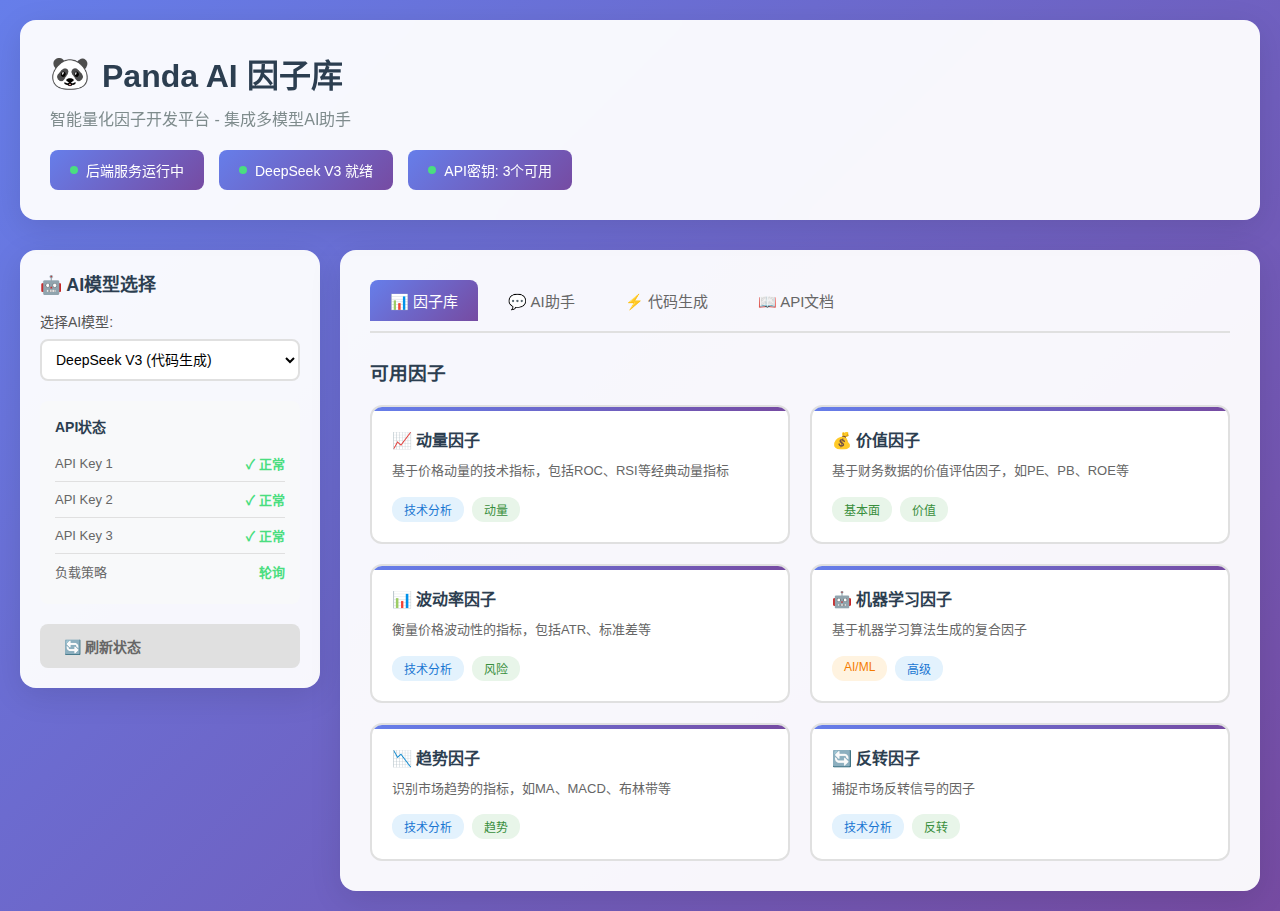
<file: panda_factor-main/panda_factor-main/panda_web/panda_web/static/factor_library.html>
<!DOCTYPE html>
<html lang="zh-CN">
<head>
    <meta charset="UTF-8">
    <meta name="viewport" content="width=device-width, initial-scale=1.0">
    <title>Panda AI 因子库 - 智能量化因子平台</title>
    <style>
        * {
            margin: 0;
            padding: 0;
            box-sizing: border-box;
        }

        body {
            font-family: -apple-system, BlinkMacSystemFont, 'Segoe UI', 'PingFang SC', 'Hiragino Sans GB', 
                         'Microsoft YaHei', 'Helvetica Neue', Helvetica, Arial, sans-serif;
            background: linear-gradient(135deg, #667eea 0%, #764ba2 100%);
            min-height: 100vh;
            padding: 20px;
        }

        .container {
            max-width: 1400px;
            margin: 0 auto;
        }

        .header {
            background: rgba(255, 255, 255, 0.95);
            border-radius: 16px;
            padding: 30px;
            margin-bottom: 30px;
            box-shadow: 0 8px 32px rgba(0, 0, 0, 0.1);
            backdrop-filter: blur(10px);
        }

        .header h1 {
            color: #2c3e50;
            font-size: 32px;
            margin-bottom: 10px;
            display: flex;
            align-items: center;
            gap: 12px;
        }

        .header .subtitle {
            color: #7f8c8d;
            font-size: 16px;
        }

        .status-bar {
            display: flex;
            gap: 15px;
            margin-top: 20px;
            flex-wrap: wrap;
        }

        .status-item {
            background: linear-gradient(135deg, #667eea 0%, #764ba2 100%);
            color: white;
            padding: 10px 20px;
            border-radius: 8px;
            font-size: 14px;
            display: flex;
            align-items: center;
            gap: 8px;
        }

        .status-dot {
            width: 8px;
            height: 8px;
            background: #4ade80;
            border-radius: 50%;
            animation: pulse 2s infinite;
        }

        @keyframes pulse {
            0%, 100% { opacity: 1; }
            50% { opacity: 0.5; }
        }

        .main-content {
            display: grid;
            grid-template-columns: 300px 1fr;
            gap: 20px;
        }

        .sidebar {
            background: rgba(255, 255, 255, 0.95);
            border-radius: 16px;
            padding: 20px;
            box-shadow: 0 8px 32px rgba(0, 0, 0, 0.1);
            height: fit-content;
        }

        .sidebar h3 {
            color: #2c3e50;
            margin-bottom: 15px;
            font-size: 18px;
        }

        .model-selector {
            margin-bottom: 20px;
        }

        .model-selector label {
            display: block;
            color: #555;
            margin-bottom: 8px;
            font-size: 14px;
        }

        .model-selector select {
            width: 100%;
            padding: 10px;
            border: 2px solid #e0e0e0;
            border-radius: 8px;
            font-size: 14px;
            background: white;
            cursor: pointer;
            transition: border-color 0.3s;
        }

        .model-selector select:focus {
            outline: none;
            border-color: #667eea;
        }

        .api-status {
            background: #f8f9fa;
            padding: 15px;
            border-radius: 8px;
            margin-top: 15px;
        }

        .api-status-item {
            display: flex;
            justify-content: space-between;
            align-items: center;
            padding: 8px 0;
            border-bottom: 1px solid #e0e0e0;
        }

        .api-status-item:last-child {
            border-bottom: none;
        }

        .api-status-label {
            font-size: 13px;
            color: #666;
        }

        .api-status-value {
            font-size: 13px;
            font-weight: 600;
            color: #4ade80;
        }

        .content-area {
            background: rgba(255, 255, 255, 0.95);
            border-radius: 16px;
            padding: 30px;
            box-shadow: 0 8px 32px rgba(0, 0, 0, 0.1);
        }

        .tabs {
            display: flex;
            gap: 10px;
            margin-bottom: 25px;
            border-bottom: 2px solid #e0e0e0;
            padding-bottom: 10px;
        }

        .tab {
            padding: 10px 20px;
            background: transparent;
            border: none;
            color: #666;
            font-size: 15px;
            cursor: pointer;
            border-radius: 8px 8px 0 0;
            transition: all 0.3s;
            font-weight: 500;
        }

        .tab.active {
            background: linear-gradient(135deg, #667eea 0%, #764ba2 100%);
            color: white;
        }

        .tab-content {
            display: none;
        }

        .tab-content.active {
            display: block;
            animation: fadeIn 0.3s;
        }

        @keyframes fadeIn {
            from { opacity: 0; transform: translateY(10px); }
            to { opacity: 1; transform: translateY(0); }
        }

        .factor-grid {
            display: grid;
            grid-template-columns: repeat(auto-fill, minmax(300px, 1fr));
            gap: 20px;
            margin-top: 20px;
        }

        .factor-card {
            background: white;
            border: 2px solid #e0e0e0;
            border-radius: 12px;
            padding: 20px;
            transition: all 0.3s;
            cursor: pointer;
            position: relative;
            overflow: hidden;
        }

        .factor-card::before {
            content: '';
            position: absolute;
            top: 0;
            left: 0;
            right: 0;
            height: 4px;
            background: linear-gradient(90deg, #667eea 0%, #764ba2 100%);
        }

        .factor-card:hover {
            transform: translateY(-5px);
            box-shadow: 0 12px 24px rgba(0, 0, 0, 0.15);
            border-color: #667eea;
        }

        .factor-card h4 {
            color: #2c3e50;
            margin-bottom: 10px;
            font-size: 16px;
        }

        .factor-card p {
            color: #666;
            font-size: 13px;
            line-height: 1.6;
            margin-bottom: 15px;
        }

        .factor-tags {
            display: flex;
            gap: 8px;
            flex-wrap: wrap;
        }

        .factor-tag {
            padding: 4px 12px;
            border-radius: 12px;
            font-size: 12px;
            font-weight: 500;
        }

        .tag-tech { background: #e3f2fd; color: #1976d2; }
        .tag-finance { background: #e8f5e9; color: #388e3c; }
        .tag-ml { background: #fff3e0; color: #f57c00; }

        .ai-chat {
            background: #f8f9fa;
            border-radius: 12px;
            padding: 20px;
            margin-top: 20px;
        }

        .chat-input-area {
            display: flex;
            gap: 10px;
            margin-top: 15px;
        }

        .chat-input {
            flex: 1;
            padding: 12px;
            border: 2px solid #e0e0e0;
            border-radius: 8px;
            font-size: 14px;
            resize: vertical;
            min-height: 60px;
            font-family: inherit;
        }

        .chat-input:focus {
            outline: none;
            border-color: #667eea;
        }

        .btn {
            padding: 12px 24px;
            border: none;
            border-radius: 8px;
            font-size: 14px;
            font-weight: 600;
            cursor: pointer;
            transition: all 0.3s;
            display: inline-flex;
            align-items: center;
            gap: 8px;
        }

        .btn-primary {
            background: linear-gradient(135deg, #667eea 0%, #764ba2 100%);
            color: white;
        }

        .btn-primary:hover {
            transform: translateY(-2px);
            box-shadow: 0 4px 12px rgba(102, 126, 234, 0.4);
        }

        .btn-secondary {
            background: #e0e0e0;
            color: #666;
        }

        .btn-secondary:hover {
            background: #d0d0d0;
        }

        .chat-messages {
            max-height: 400px;
            overflow-y: auto;
            margin-bottom: 15px;
        }

        .chat-message {
            padding: 12px;
            margin-bottom: 10px;
            border-radius: 8px;
            animation: slideIn 0.3s;
        }

        @keyframes slideIn {
            from { opacity: 0; transform: translateX(-10px); }
            to { opacity: 1; transform: translateX(0); }
        }

        .chat-message.user {
            background: #e3f2fd;
            margin-left: 20%;
        }

        .chat-message.ai {
            background: #f3e5f5;
            margin-right: 20%;
        }

        .chat-message .sender {
            font-weight: 600;
            margin-bottom: 5px;
            font-size: 13px;
        }

        .chat-message .content {
            font-size: 14px;
            line-height: 1.6;
        }

        .loading {
            display: inline-block;
            width: 20px;
            height: 20px;
            border: 3px solid #f3f3f3;
            border-top: 3px solid #667eea;
            border-radius: 50%;
            animation: spin 1s linear infinite;
        }

        @keyframes spin {
            0% { transform: rotate(0deg); }
            100% { transform: rotate(360deg); }
        }

        .code-editor {
            background: #1e1e1e;
            color: #d4d4d4;
            padding: 20px;
            border-radius: 8px;
            font-family: 'Consolas', 'Monaco', 'Courier New', monospace;
            font-size: 13px;
            line-height: 1.6;
            overflow-x: auto;
            margin-top: 15px;
        }

        .action-buttons {
            display: flex;
            gap: 10px;
            margin-top: 15px;
        }

        @media (max-width: 768px) {
            .main-content {
                grid-template-columns: 1fr;
            }
            
            .factor-grid {
                grid-template-columns: 1fr;
            }
        }
    </style>
</head>
<body>
    <div class="container">
        <!-- Header -->
        <div class="header">
            <h1>
                <span>🐼</span>
                Panda AI 因子库
            </h1>
            <p class="subtitle">智能量化因子开发平台 - 集成多模型AI助手</p>
            
            <div class="status-bar">
                <div class="status-item">
                    <span class="status-dot"></span>
                    <span>后端服务运行中</span>
                </div>
                <div class="status-item">
                    <span class="status-dot"></span>
                    <span id="model-status">DeepSeek V3 就绪</span>
                </div>
                <div class="status-item">
                    <span class="status-dot"></span>
                    <span>API密钥: 3个可用</span>
                </div>
            </div>
        </div>

        <!-- Main Content -->
        <div class="main-content">
            <!-- Sidebar -->
            <div class="sidebar">
                <h3>🤖 AI模型选择</h3>
                
                <div class="model-selector">
                    <label for="model-select">选择AI模型:</label>
                    <select id="model-select" onchange="switchModel()">
                        <option value="deepseek">DeepSeek V3 (代码生成)</option>
                        <option value="qwen">Qwen 2.5 72B (市场分析)</option>
                        <option value="qwen_coder">Qwen Coder 32B (算法实现)</option>
                        <option value="glm">GLM-4 9B (通用对话)</option>
                    </select>
                </div>

                <div class="api-status">
                    <h4 style="margin-bottom: 10px; color: #2c3e50; font-size: 14px;">API状态</h4>
                    <div class="api-status-item">
                        <span class="api-status-label">API Key 1</span>
                        <span class="api-status-value">✓ 正常</span>
                    </div>
                    <div class="api-status-item">
                        <span class="api-status-label">API Key 2</span>
                        <span class="api-status-value">✓ 正常</span>
                    </div>
                    <div class="api-status-item">
                        <span class="api-status-label">API Key 3</span>
                        <span class="api-status-value">✓ 正常</span>
                    </div>
                    <div class="api-status-item">
                        <span class="api-status-label">负载策略</span>
                        <span class="api-status-value">轮询</span>
                    </div>
                </div>

                <div style="margin-top: 20px;">
                    <button class="btn btn-secondary" style="width: 100%;" onclick="checkAPIStatus()">
                        🔄 刷新状态
                    </button>
                </div>
            </div>

            <!-- Content Area -->
            <div class="content-area">
                <div class="tabs">
                    <button class="tab active" onclick="switchTab('factors')">📊 因子库</button>
                    <button class="tab" onclick="switchTab('ai-chat')">💬 AI助手</button>
                    <button class="tab" onclick="switchTab('code-gen')">⚡ 代码生成</button>
                    <button class="tab" onclick="switchTab('api-docs')">📖 API文档</button>
                </div>

                <!-- Tab: 因子库 -->
                <div id="factors" class="tab-content active">
                    <h3 style="color: #2c3e50; margin-bottom: 20px;">可用因子</h3>
                    <div class="factor-grid">
                        <div class="factor-card">
                            <h4>📈 动量因子</h4>
                            <p>基于价格动量的技术指标，包括ROC、RSI等经典动量指标</p>
                            <div class="factor-tags">
                                <span class="factor-tag tag-tech">技术分析</span>
                                <span class="factor-tag tag-finance">动量</span>
                            </div>
                        </div>

                        <div class="factor-card">
                            <h4>💰 价值因子</h4>
                            <p>基于财务数据的价值评估因子，如PE、PB、ROE等</p>
                            <div class="factor-tags">
                                <span class="factor-tag tag-finance">基本面</span>
                                <span class="factor-tag tag-finance">价值</span>
                            </div>
                        </div>

                        <div class="factor-card">
                            <h4>📊 波动率因子</h4>
                            <p>衡量价格波动性的指标，包括ATR、标准差等</p>
                            <div class="factor-tags">
                                <span class="factor-tag tag-tech">技术分析</span>
                                <span class="factor-tag tag-finance">风险</span>
                            </div>
                        </div>

                        <div class="factor-card">
                            <h4>🤖 机器学习因子</h4>
                            <p>基于机器学习算法生成的复合因子</p>
                            <div class="factor-tags">
                                <span class="factor-tag tag-ml">AI/ML</span>
                                <span class="factor-tag tag-tech">高级</span>
                            </div>
                        </div>

                        <div class="factor-card">
                            <h4>📉 趋势因子</h4>
                            <p>识别市场趋势的指标，如MA、MACD、布林带等</p>
                            <div class="factor-tags">
                                <span class="factor-tag tag-tech">技术分析</span>
                                <span class="factor-tag tag-finance">趋势</span>
                            </div>
                        </div>

                        <div class="factor-card">
                            <h4>🔄 反转因子</h4>
                            <p>捕捉市场反转信号的因子</p>
                            <div class="factor-tags">
                                <span class="factor-tag tag-tech">技术分析</span>
                                <span class="factor-tag tag-finance">反转</span>
                            </div>
                        </div>
                    </div>
                </div>

                <!-- Tab: AI助手 -->
                <div id="ai-chat" class="tab-content">
                    <h3 style="color: #2c3e50; margin-bottom: 20px;">💬 AI因子助手</h3>
                    <div class="ai-chat">
                        <div class="chat-messages" id="chat-messages">
                            <div class="chat-message ai">
                                <div class="sender">🤖 AI助手 (DeepSeek V3)</div>
                                <div class="content">您好！我是Panda AI因子助手。我可以帮您：<br>
                                1. 生成量化因子代码<br>
                                2. 分析因子表现<br>
                                3. 优化因子参数<br>
                                4. 回答量化相关问题<br><br>
                                请告诉我您需要什么帮助？</div>
                            </div>
                        </div>
                        
                        <div class="chat-input-area">
                            <textarea id="chat-input" class="chat-input" placeholder="例如：帮我生成一个20日动量因子..."></textarea>
                            <button class="btn btn-primary" onclick="sendMessage()">
                                发送
                            </button>
                        </div>
                    </div>
                </div>

                <!-- Tab: 代码生成 -->
                <div id="code-gen" class="tab-content">
                    <h3 style="color: #2c3e50; margin-bottom: 20px;">⚡ AI代码生成</h3>
                    
                    <div style="margin-bottom: 20px;">
                        <label style="display: block; margin-bottom: 10px; color: #555; font-weight: 500;">
                            描述您需要的因子:
                        </label>
                        <textarea id="factor-description" class="chat-input" 
                                  placeholder="例如：创建一个结合动量和波动率的复合因子，使用20日收益率和ATR指标..."
                                  style="min-height: 100px;"></textarea>
                    </div>

                    <div class="action-buttons">
                        <button class="btn btn-primary" onclick="generateCode()">
                            ✨ 生成代码
                        </button>
                        <button class="btn btn-secondary" onclick="clearCode()">
                            🗑️ 清空
                        </button>
                    </div>

                    <div id="generated-code-area" style="display: none;">
                        <h4 style="color: #2c3e50; margin-top: 25px; margin-bottom: 15px;">生成的代码:</h4>
                        <div class="code-editor" id="generated-code"></div>
                        <div class="action-buttons">
                            <button class="btn btn-primary" onclick="copyCode()">
                                📋 复制代码
                            </button>
                            <button class="btn btn-secondary" onclick="downloadCode()">
                                💾 下载
                            </button>
                        </div>
                    </div>
                </div>

                <!-- Tab: API文档 -->
                <div id="api-docs" class="tab-content">
                    <h3 style="color: #2c3e50; margin-bottom: 20px;">📖 API文档</h3>
                    
                    <div style="background: #f8f9fa; padding: 20px; border-radius: 8px; margin-bottom: 20px;">
                        <h4 style="color: #2c3e50; margin-bottom: 15px;">API端点</h4>
                        
                        <div style="margin-bottom: 15px;">
                            <strong style="color: #667eea;">GET /api/v1/factors</strong>
                            <p style="color: #666; margin-top: 5px;">获取所有可用因子列表</p>
                        </div>

                        <div style="margin-bottom: 15px;">
                            <strong style="color: #667eea;">POST /api/v1/factor/calculate</strong>
                            <p style="color: #666; margin-top: 5px;">计算指定因子</p>
                        </div>

                        <div style="margin-bottom: 15px;">
                            <strong style="color: #667eea;">POST /llm/chat</strong>
                            <p style="color: #666; margin-top: 5px;">与AI助手对话</p>
                        </div>

                        <div style="margin-bottom: 15px;">
                            <strong style="color: #667eea;">GET /llm/status</strong>
                            <p style="color: #666; margin-top: 5px;">获取LLM服务状态</p>
                        </div>
                    </div>

                    <div class="action-buttons">
                        <button class="btn btn-primary" onclick="window.open('/docs', '_blank')">
                            📚 查看完整文档
                        </button>
                        <button class="btn btn-secondary" onclick="testAPI()">
                            🧪 测试API
                        </button>
                    </div>
                </div>
            </div>
        </div>
    </div>

    <script>
        // 当前选择的模型
        let currentModel = 'deepseek';
        const modelNames = {
            'deepseek': 'DeepSeek V3',
            'qwen': 'Qwen 2.5 72B',
            'qwen_coder': 'Qwen Coder 32B',
            'glm': 'GLM-4 9B'
        };

        // 切换标签页
        function switchTab(tabName) {
            // 隐藏所有标签内容
            document.querySelectorAll('.tab-content').forEach(content => {
                content.classList.remove('active');
            });
            
            // 移除所有标签的active类
            document.querySelectorAll('.tab').forEach(tab => {
                tab.classList.remove('active');
            });
            
            // 显示选中的标签内容
            document.getElementById(tabName).classList.add('active');
            
            // 添加active类到对应的标签按钮
            event.target.classList.add('active');
        }

        // 切换模型
        function switchModel() {
            const select = document.getElementById('model-select');
            currentModel = select.value;
            const modelName = modelNames[currentModel];
            document.getElementById('model-status').textContent = `${modelName} 就绪`;
            
            // 更新聊天界面的模型显示
            const aiMessages = document.querySelectorAll('.chat-message.ai .sender');
            aiMessages.forEach(msg => {
                msg.textContent = `🤖 AI助手 (${modelName})`;
            });
        }

        // 发送消息
        async function sendMessage() {
            const input = document.getElementById('chat-input');
            const message = input.value.trim();
            
            if (!message) return;
            
            // 添加用户消息
            addChatMessage('user', message);
            input.value = '';
            
            // 显示加载状态
            const loadingId = addChatMessage('ai', '<div class="loading"></div>');
            
            try {
                // 调用API
                const response = await fetch('/llm/chat', {
                    method: 'POST',
                    headers: {
                        'Content-Type': 'application/json',
                    },
                    body: JSON.stringify({
                        message: message,
                        model: currentModel
                    })
                });
                
                const data = await response.json();
                
                // 移除加载消息
                document.getElementById(loadingId).remove();
                
                // 添加AI回复
                addChatMessage('ai', data.response || '抱歉，我现在无法回答。请稍后再试。');
                
            } catch (error) {
                console.error('Error:', error);
                document.getElementById(loadingId).remove();
                addChatMessage('ai', '抱歉，连接失败。请确保后端服务正在运行。');
            }
        }

        // 添加聊天消息
        function addChatMessage(sender, content) {
            const messagesDiv = document.getElementById('chat-messages');
            const messageDiv = document.createElement('div');
            const messageId = 'msg-' + Date.now();
            messageDiv.id = messageId;
            messageDiv.className = `chat-message ${sender}`;
            
            const senderName = sender === 'user' ? '👤 您' : `🤖 AI助手 (${modelNames[currentModel]})`;
            
            messageDiv.innerHTML = `
                <div class="sender">${senderName}</div>
                <div class="content">${content}</div>
            `;
            
            messagesDiv.appendChild(messageDiv);
            messagesDiv.scrollTop = messagesDiv.scrollHeight;
            
            return messageId;
        }

        // 生成代码
        async function generateCode() {
            const description = document.getElementById('factor-description').value.trim();
            
            if (!description) {
                alert('请先描述您需要的因子');
                return;
            }
            
            const codeArea = document.getElementById('generated-code-area');
            const codeDiv = document.getElementById('generated-code');
            
            codeArea.style.display = 'block';
            codeDiv.innerHTML = '<div class="loading"></div> 正在生成代码...';
            
            try {
                const response = await fetch('/llm/chat', {
                    method: 'POST',
                    headers: {
                        'Content-Type': 'application/json',
                    },
                    body: JSON.stringify({
                        message: `请生成Python代码实现以下因子：${description}。请只返回代码，不要有其他说明。`,
                        model: 'qwen_coder'
                    })
                });
                
                const data = await response.json();
                const code = data.response || '# 代码生成失败';
                
                // 格式化代码显示
                codeDiv.textContent = code;
                
            } catch (error) {
                console.error('Error:', error);
                codeDiv.textContent = '// 代码生成失败，请确保后端服务正在运行';
            }
        }

        // 清空代码
        function clearCode() {
            document.getElementById('factor-description').value = '';
            document.getElementById('generated-code-area').style.display = 'none';
        }

        // 复制代码
        function copyCode() {
            const code = document.getElementById('generated-code').textContent;
            navigator.clipboard.writeText(code).then(() => {
                alert('代码已复制到剪贴板！');
            });
        }

        // 下载代码
        function downloadCode() {
            const code = document.getElementById('generated-code').textContent;
            const blob = new Blob([code], { type: 'text/plain' });
            const url = URL.createObjectURL(blob);
            const a = document.createElement('a');
            a.href = url;
            a.download = 'factor_code.py';
            a.click();
            URL.revokeObjectURL(url);
        }

        // 检查API状态
        async function checkAPIStatus() {
            try {
                const response = await fetch('/');
                const data = await response.json();
                alert('API状态正常！\n' + JSON.stringify(data, null, 2));
            } catch (error) {
                alert('无法连接到API服务');
            }
        }

        // 测试API
        async function testAPI() {
            try {
                const response = await fetch('/');
                const data = await response.json();
                console.log('API Response:', data);
                alert('API测试成功！请查看控制台了解详情。');
            } catch (error) {
                alert('API测试失败：' + error.message);
            }
        }

        // 支持回车发送消息
        document.getElementById('chat-input').addEventListener('keydown', function(e) {
            if (e.key === 'Enter' && !e.shiftKey) {
                e.preventDefault();
                sendMessage();
            }
        });
    </script>
</body>
</html>
</file>
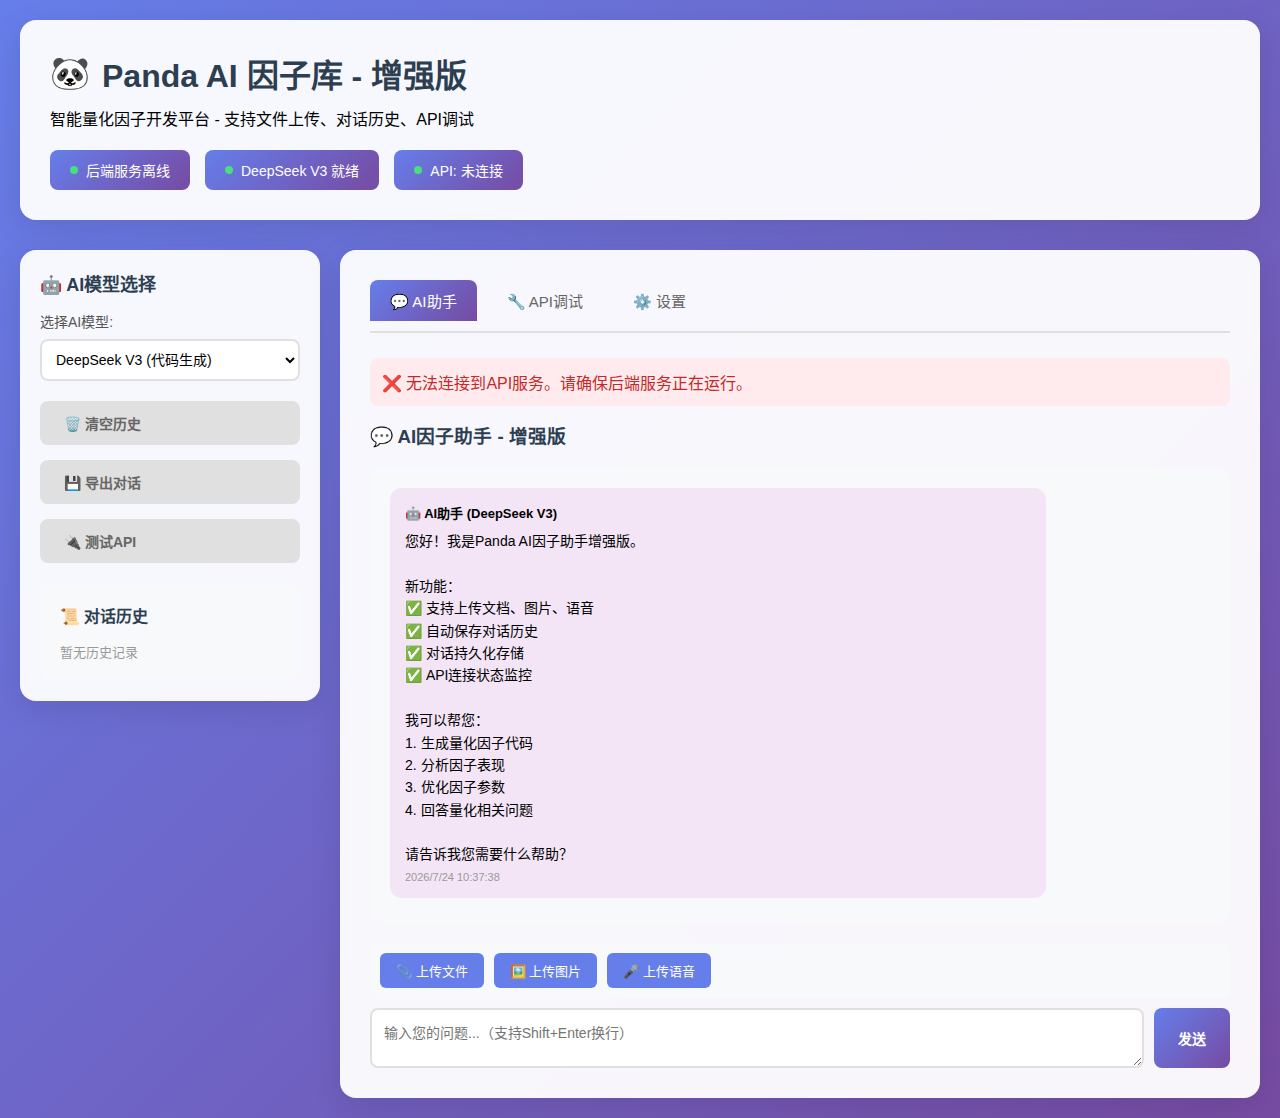
<file: panda_factor-main/panda_factor-main/panda_web/panda_web/static/factor_library_enhanced.html>
<!DOCTYPE html>
<html lang="zh-CN">
<head>
    <meta charset="UTF-8">
    <meta name="viewport" content="width=device-width, initial-scale=1.0">
    <title>Panda AI 因子库 - 增强版</title>
    <style>
        * {
            margin: 0;
            padding: 0;
            box-sizing: border-box;
        }

        body {
            font-family: -apple-system, BlinkMacSystemFont, 'Segoe UI', 'PingFang SC', 'Hiragino Sans GB', 
                         'Microsoft YaHei', 'Helvetica Neue', Helvetica, Arial, sans-serif;
            background: linear-gradient(135deg, #667eea 0%, #764ba2 100%);
            min-height: 100vh;
            padding: 20px;
        }

        .container {
            max-width: 1400px;
            margin: 0 auto;
        }

        .header {
            background: rgba(255, 255, 255, 0.95);
            border-radius: 16px;
            padding: 30px;
            margin-bottom: 30px;
            box-shadow: 0 8px 32px rgba(0, 0, 0, 0.1);
        }

        .header h1 {
            color: #2c3e50;
            font-size: 32px;
            margin-bottom: 10px;
            display: flex;
            align-items: center;
            gap: 12px;
        }

        .status-bar {
            display: flex;
            gap: 15px;
            margin-top: 20px;
            flex-wrap: wrap;
        }

        .status-item {
            background: linear-gradient(135deg, #667eea 0%, #764ba2 100%);
            color: white;
            padding: 10px 20px;
            border-radius: 8px;
            font-size: 14px;
            display: flex;
            align-items: center;
            gap: 8px;
        }

        .status-dot {
            width: 8px;
            height: 8px;
            background: #4ade80;
            border-radius: 50%;
            animation: pulse 2s infinite;
        }

        @keyframes pulse {
            0%, 100% { opacity: 1; }
            50% { opacity: 0.5; }
        }

        .main-content {
            display: grid;
            grid-template-columns: 300px 1fr;
            gap: 20px;
        }

        .sidebar {
            background: rgba(255, 255, 255, 0.95);
            border-radius: 16px;
            padding: 20px;
            box-shadow: 0 8px 32px rgba(0, 0, 0, 0.1);
            height: fit-content;
        }

        .sidebar h3 {
            color: #2c3e50;
            margin-bottom: 15px;
            font-size: 18px;
        }

        .model-selector {
            margin-bottom: 20px;
        }

        .model-selector label {
            display: block;
            color: #555;
            margin-bottom: 8px;
            font-size: 14px;
        }

        .model-selector select {
            width: 100%;
            padding: 10px;
            border: 2px solid #e0e0e0;
            border-radius: 8px;
            font-size: 14px;
            background: white;
            cursor: pointer;
        }

        .content-area {
            background: rgba(255, 255, 255, 0.95);
            border-radius: 16px;
            padding: 30px;
            box-shadow: 0 8px 32px rgba(0, 0, 0, 0.1);
        }

        .tabs {
            display: flex;
            gap: 10px;
            margin-bottom: 25px;
            border-bottom: 2px solid #e0e0e0;
            padding-bottom: 10px;
        }

        .tab {
            padding: 10px 20px;
            background: transparent;
            border: none;
            color: #666;
            font-size: 15px;
            cursor: pointer;
            border-radius: 8px 8px 0 0;
            transition: all 0.3s;
            font-weight: 500;
        }

        .tab.active {
            background: linear-gradient(135deg, #667eea 0%, #764ba2 100%);
            color: white;
        }

        .tab-content {
            display: none;
        }

        .tab-content.active {
            display: block;
            animation: fadeIn 0.3s;
        }

        @keyframes fadeIn {
            from { opacity: 0; transform: translateY(10px); }
            to { opacity: 1; transform: translateY(0); }
        }

        .chat-container {
            display: flex;
            flex-direction: column;
            height: 600px;
        }

        .chat-messages {
            flex: 1;
            overflow-y: auto;
            padding: 20px;
            background: #f8f9fa;
            border-radius: 12px;
            margin-bottom: 20px;
        }

        .chat-message {
            padding: 15px;
            margin-bottom: 15px;
            border-radius: 12px;
            animation: slideIn 0.3s;
            max-width: 80%;
        }

        @keyframes slideIn {
            from { opacity: 0; transform: translateX(-10px); }
            to { opacity: 1; transform: translateX(0); }
        }

        .chat-message.user {
            background: #e3f2fd;
            margin-left: auto;
        }

        .chat-message.ai {
            background: #f3e5f5;
        }

        .chat-message .sender {
            font-weight: 600;
            margin-bottom: 8px;
            font-size: 13px;
            display: flex;
            align-items: center;
            gap: 8px;
        }

        .chat-message .content {
            font-size: 14px;
            line-height: 1.6;
            white-space: pre-wrap;
        }

        .chat-message .timestamp {
            font-size: 11px;
            color: #999;
            margin-top: 5px;
        }

        .chat-message .attachments {
            margin-top: 10px;
            display: flex;
            gap: 10px;
            flex-wrap: wrap;
        }

        .attachment-preview {
            max-width: 200px;
            max-height: 200px;
            border-radius: 8px;
            cursor: pointer;
        }

        .attachment-file {
            padding: 8px 12px;
            background: rgba(0,0,0,0.05);
            border-radius: 6px;
            font-size: 12px;
            display: flex;
            align-items: center;
            gap: 6px;
        }

        .chat-input-area {
            display: flex;
            flex-direction: column;
            gap: 10px;
        }

        .file-upload-area {
            display: flex;
            gap: 10px;
            padding: 10px;
            background: #f8f9fa;
            border-radius: 8px;
        }

        .upload-btn {
            padding: 8px 16px;
            background: #667eea;
            color: white;
            border: none;
            border-radius: 6px;
            cursor: pointer;
            font-size: 13px;
            display: flex;
            align-items: center;
            gap: 6px;
        }

        .upload-btn:hover {
            background: #5568d3;
        }

        .uploaded-files {
            display: flex;
            gap: 8px;
            flex-wrap: wrap;
            flex: 1;
        }

        .uploaded-file-tag {
            padding: 6px 12px;
            background: white;
            border-radius: 6px;
            font-size: 12px;
            display: flex;
            align-items: center;
            gap: 6px;
        }

        .remove-file {
            cursor: pointer;
            color: #f44336;
            font-weight: bold;
        }

        .input-row {
            display: flex;
            gap: 10px;
        }

        .chat-input {
            flex: 1;
            padding: 12px;
            border: 2px solid #e0e0e0;
            border-radius: 8px;
            font-size: 14px;
            resize: vertical;
            min-height: 60px;
            font-family: inherit;
        }

        .chat-input:focus {
            outline: none;
            border-color: #667eea;
        }

        .btn {
            padding: 12px 24px;
            border: none;
            border-radius: 8px;
            font-size: 14px;
            font-weight: 600;
            cursor: pointer;
            transition: all 0.3s;
            display: inline-flex;
            align-items: center;
            gap: 8px;
        }

        .btn-primary {
            background: linear-gradient(135deg, #667eea 0%, #764ba2 100%);
            color: white;
        }

        .btn-primary:hover {
            transform: translateY(-2px);
            box-shadow: 0 4px 12px rgba(102, 126, 234, 0.4);
        }

        .btn-secondary {
            background: #e0e0e0;
            color: #666;
        }

        .loading {
            display: inline-block;
            width: 20px;
            height: 20px;
            border: 3px solid #f3f3f3;
            border-top: 3px solid #667eea;
            border-radius: 50%;
            animation: spin 1s linear infinite;
        }

        @keyframes spin {
            0% { transform: rotate(0deg); }
            100% { transform: rotate(360deg); }
        }

        .history-panel {
            background: #f8f9fa;
            border-radius: 12px;
            padding: 20px;
            margin-top: 20px;
        }

        .history-item {
            padding: 12px;
            background: white;
            border-radius: 8px;
            margin-bottom: 10px;
            cursor: pointer;
            transition: all 0.3s;
        }

        .history-item:hover {
            transform: translateX(5px);
            box-shadow: 0 2px 8px rgba(0,0,0,0.1);
        }

        .history-item .title {
            font-weight: 600;
            margin-bottom: 5px;
        }

        .history-item .date {
            font-size: 12px;
            color: #999;
        }

        .error-message {
            padding: 12px;
            background: #ffebee;
            color: #c62828;
            border-radius: 8px;
            margin-bottom: 15px;
            display: none;
        }

        .success-message {
            padding: 12px;
            background: #e8f5e9;
            color: #2e7d32;
            border-radius: 8px;
            margin-bottom: 15px;
            display: none;
        }

        .api-test-section {
            background: #f8f9fa;
            padding: 20px;
            border-radius: 12px;
            margin-top: 20px;
        }

        .api-endpoint {
            padding: 15px;
            background: white;
            border-radius: 8px;
            margin-bottom: 15px;
        }

        .api-endpoint .method {
            display: inline-block;
            padding: 4px 12px;
            background: #4caf50;
            color: white;
            border-radius: 4px;
            font-size: 12px;
            font-weight: 600;
            margin-right: 10px;
        }

        .api-endpoint .method.post {
            background: #2196f3;
        }

        .api-endpoint .url {
            font-family: 'Courier New', monospace;
            color: #666;
        }

        @media (max-width: 768px) {
            .main-content {
                grid-template-columns: 1fr;
            }
        }
    </style>
</head>
<body>
    <div class="container">
        <!-- Header -->
        <div class="header">
            <h1>
                <span>🐼</span>
                Panda AI 因子库 - 增强版
            </h1>
            <p class="subtitle">智能量化因子开发平台 - 支持文件上传、对话历史、API调试</p>
            
            <div class="status-bar">
                <div class="status-item">
                    <span class="status-dot"></span>
                    <span id="backend-status">检查中...</span>
                </div>
                <div class="status-item">
                    <span class="status-dot"></span>
                    <span id="model-status">DeepSeek V3 就绪</span>
                </div>
                <div class="status-item">
                    <span class="status-dot"></span>
                    <span id="api-status">API: 检查中...</span>
                </div>
            </div>
        </div>

        <!-- Main Content -->
        <div class="main-content">
            <!-- Sidebar -->
            <div class="sidebar">
                <h3>🤖 AI模型选择</h3>
                
                <div class="model-selector">
                    <label for="model-select">选择AI模型:</label>
                    <select id="model-select" onchange="switchModel()">
                        <option value="deepseek">DeepSeek V3 (代码生成)</option>
                        <option value="qwen">Qwen 2.5 72B (市场分析)</option>
                        <option value="qwen_coder">Qwen Coder 32B (算法)</option>
                        <option value="glm">GLM-4 9B (通用)</option>
                    </select>
                </div>

                <div style="margin-top: 20px;">
                    <button class="btn btn-secondary" style="width: 100%;" onclick="clearHistory()">
                        🗑️ 清空历史
                    </button>
                </div>

                <div style="margin-top: 15px;">
                    <button class="btn btn-secondary" style="width: 100%;" onclick="exportHistory()">
                        💾 导出对话
                    </button>
                </div>

                <div style="margin-top: 15px;">
                    <button class="btn btn-secondary" style="width: 100%;" onclick="testAPIConnection()">
                        🔌 测试API
                    </button>
                </div>

                <!-- 对话历史 -->
                <div class="history-panel" style="margin-top: 20px;">
                    <h4 style="margin-bottom: 15px; color: #2c3e50;">📜 对话历史</h4>
                    <div id="history-list"></div>
                </div>
            </div>

            <!-- Content Area -->
            <div class="content-area">
                <div class="tabs">
                    <button class="tab active" onclick="switchTab('ai-chat')">💬 AI助手</button>
                    <button class="tab" onclick="switchTab('api-test')">🔧 API调试</button>
                    <button class="tab" onclick="switchTab('settings')">⚙️ 设置</button>
                </div>

                <!-- 错误和成功消息 -->
                <div id="error-message" class="error-message"></div>
                <div id="success-message" class="success-message"></div>

                <!-- Tab: AI助手 -->
                <div id="ai-chat" class="tab-content active">
                    <h3 style="color: #2c3e50; margin-bottom: 20px;">💬 AI因子助手 - 增强版</h3>
                    
                    <div class="chat-container">
                        <div class="chat-messages" id="chat-messages">
                            <div class="chat-message ai">
                                <div class="sender">🤖 AI助手 (DeepSeek V3)</div>
                                <div class="content">您好！我是Panda AI因子助手增强版。

新功能：
✅ 支持上传文档、图片、语音
✅ 自动保存对话历史
✅ 对话持久化存储
✅ API连接状态监控

我可以帮您：
1. 生成量化因子代码
2. 分析因子表现
3. 优化因子参数
4. 回答量化相关问题

请告诉我您需要什么帮助？</div>
                                <div class="timestamp" id="init-timestamp"></div>
                            </div>
                        </div>
                        
                        <div class="chat-input-area">
                            <!-- 文件上传区域 -->
                            <div class="file-upload-area">
                                <label class="upload-btn">
                                    📎 上传文件
                                    <input type="file" id="file-input" multiple accept="*/*" style="display: none;" onchange="handleFileSelect(event)">
                                </label>
                                <label class="upload-btn">
                                    🖼️ 上传图片
                                    <input type="file" id="image-input" multiple accept="image/*" style="display: none;" onchange="handleFileSelect(event)">
                                </label>
                                <label class="upload-btn">
                                    🎤 上传语音
                                    <input type="file" id="audio-input" accept="audio/*" style="display: none;" onchange="handleFileSelect(event)">
                                </label>
                                <div class="uploaded-files" id="uploaded-files"></div>
                            </div>

                            <!-- 输入区域 -->
                            <div class="input-row">
                                <textarea id="chat-input" class="chat-input" placeholder="输入您的问题...（支持Shift+Enter换行）"></textarea>
                                <button class="btn btn-primary" onclick="sendMessage()">
                                    发送
                                </button>
                            </div>
                        </div>
                    </div>
                </div>

                <!-- Tab: API调试 -->
                <div id="api-test" class="tab-content">
                    <h3 style="color: #2c3e50; margin-bottom: 20px;">🔧 API连接调试</h3>
                    
                    <div class="api-test-section">
                        <h4 style="margin-bottom: 15px;">可用的API端点</h4>
                        
                        <div class="api-endpoint">
                            <span class="method">GET</span>
                            <span class="url">/api/status</span>
                            <p style="margin-top: 10px; color: #666; font-size: 14px;">获取服务状态</p>
                            <button class="btn btn-secondary" style="margin-top: 10px;" onclick="testEndpoint('/api/status', 'GET')">
                                测试
                            </button>
                        </div>

                        <div class="api-endpoint">
                            <span class="method post">POST</span>
                            <span class="url">/llm/chat</span>
                            <p style="margin-top: 10px; color: #666; font-size: 14px;">AI对话接口</p>
                            <button class="btn btn-secondary" style="margin-top: 10px;" onclick="testChatAPI()">
                                测试
                            </button>
                        </div>

                        <div class="api-endpoint">
                            <span class="method">GET</span>
                            <span class="url">/api/v1/factors</span>
                            <p style="margin-top: 10px; color: #666; font-size: 14px;">获取因子列表</p>
                            <button class="btn btn-secondary" style="margin-top: 10px;" onclick="testEndpoint('/api/v1/factors', 'GET')">
                                测试
                            </button>
                        </div>

                        <div id="api-test-result" style="margin-top: 20px; padding: 15px; background: white; border-radius: 8px; display: none;">
                            <h4 style="margin-bottom: 10px;">测试结果:</h4>
                            <pre id="api-result-content" style="background: #f5f5f5; padding: 15px; border-radius: 6px; overflow-x: auto; font-size: 12px;"></pre>
                        </div>
                    </div>
                </div>

                <!-- Tab: 设置 -->
                <div id="settings" class="tab-content">
                    <h3 style="color: #2c3e50; margin-bottom: 20px;">⚙️ 设置</h3>
                    
                    <div style="background: #f8f9fa; padding: 20px; border-radius: 12px;">
                        <div style="margin-bottom: 20px;">
                            <label style="display: block; margin-bottom: 10px; font-weight: 600;">API基础URL:</label>
                            <input type="text" id="api-base-url" value="http://127.0.0.1:8111" 
                                   style="width: 100%; padding: 10px; border: 2px solid #e0e0e0; border-radius: 8px;">
                        </div>

                        <div style="margin-bottom: 20px;">
                            <label style="display: block; margin-bottom: 10px; font-weight: 600;">
                                <input type="checkbox" id="auto-save" checked> 自动保存对话历史
                            </label>
                        </div>

                        <div style="margin-bottom: 20px;">
                            <label style="display: block; margin-bottom: 10px; font-weight: 600;">
                                <input type="checkbox" id="show-timestamp" checked> 显示时间戳
                            </label>
                        </div>

                        <button class="btn btn-primary" onclick="saveSettings()">
                            💾 保存设置
                        </button>
                    </div>
                </div>
            </div>
        </div>
    </div>

    <script>
        // 全局变量
        let currentModel = 'deepseek';
        let chatHistory = [];
        let uploadedFiles = [];
        let conversationId = generateId();

        const modelNames = {
            'deepseek': 'DeepSeek V3',
            'qwen': 'Qwen 2.5 72B',
            'qwen_coder': 'Qwen Coder 32B',
            'glm': 'GLM-4 9B'
        };

        // 初始化
        window.onload = function() {
            loadSettings();
            loadChatHistory();
            checkBackendStatus();
            updateTimestamp();
            loadHistoryList();
        };

        // 生成唯一ID
        function generateId() {
            return Date.now().toString(36) + Math.random().toString(36).substr(2);
        }

        // 更新时间戳
        function updateTimestamp() {
            const now = new Date();
            const timestamp = now.toLocaleString('zh-CN');
            const initTs = document.getElementById('init-timestamp');
            if (initTs) {
                initTs.textContent = timestamp;
            }
        }

        // 检查后端状态
        async function checkBackendStatus() {
            const baseUrl = document.getElementById('api-base-url').value;
            
            try {
                const response = await fetch(`${baseUrl}/api/status`, {
                    method: 'GET',
                    headers: {
                        'Content-Type': 'application/json',
                    },
                });
                
                if (response.ok) {
                    const data = await response.json();
                    document.getElementById('backend-status').textContent = '后端服务运行中';
                    document.getElementById('api-status').textContent = 'API: 已连接';
                    showSuccess('API连接成功！');
                } else {
                    throw new Error('API返回错误');
                }
            } catch (error) {
                console.error('Backend check failed:', error);
                document.getElementById('backend-status').textContent = '后端服务离线';
                document.getElementById('api-status').textContent = 'API: 未连接';
                showError('无法连接到API服务。请确保后端服务正在运行。');
            }
        }

        // 切换标签页
        function switchTab(tabName) {
            document.querySelectorAll('.tab-content').forEach(content => {
                content.classList.remove('active');
            });
            
            document.querySelectorAll('.tab').forEach(tab => {
                tab.classList.remove('active');
            });
            
            document.getElementById(tabName).classList.add('active');
            event.target.classList.add('active');
        }

        // 切换模型
        function switchModel() {
            const select = document.getElementById('model-select');
            currentModel = select.value;
            const modelName = modelNames[currentModel];
            document.getElementById('model-status').textContent = `${modelName} 就绪`;
            
            showSuccess(`已切换到 ${modelName}`);
        }

        // 处理文件选择
        function handleFileSelect(event) {
            const files = event.target.files;
            
            for (let file of files) {
                uploadedFiles.push(file);
                
                const fileTag = document.createElement('div');
                fileTag.className = 'uploaded-file-tag';
                fileTag.innerHTML = `
                    <span>${file.name}</span>
                    <span class="remove-file" onclick="removeFile('${file.name}')">×</span>
                `;
                
                document.getElementById('uploaded-files').appendChild(fileTag);
            }
            
            showSuccess(`已添加 ${files.length} 个文件`);
        }

        // 移除文件
        function removeFile(fileName) {
            uploadedFiles = uploadedFiles.filter(f => f.name !== fileName);
            
            const tags = document.querySelectorAll('.uploaded-file-tag');
            tags.forEach(tag => {
                if (tag.textContent.includes(fileName)) {
                    tag.remove();
                }
            });
        }

        // 发送消息
        async function sendMessage() {
            const input = document.getElementById('chat-input');
            const message = input.value.trim();
            
            if (!message && uploadedFiles.length === 0) {
                showError('请输入消息或上传文件');
                return;
            }
            
            // 添加用户消息
            const userMessage = {
                role: 'user',
                content: message,
                files: uploadedFiles.map(f => f.name),
                timestamp: new Date().toLocaleString('zh-CN')
            };
            
            addChatMessage('user', message, uploadedFiles);
            chatHistory.push(userMessage);
            
            input.value = '';
            uploadedFiles = [];
            document.getElementById('uploaded-files').innerHTML = '';
            
            // 显示加载状态
            const loadingId = addChatMessage('ai', '<div class="loading"></div>');
            
            try {
                const baseUrl = document.getElementById('api-base-url').value;
                
                // 构建请求
                const requestBody = {
                    message: message,
                    model: currentModel,
                    conversation_id: conversationId,
                    history: chatHistory.slice(-10) // 只发送最近10条
                };
                
                const response = await fetch(`${baseUrl}/llm/chat`, {
                    method: 'POST',
                    headers: {
                        'Content-Type': 'application/json',
                    },
                    body: JSON.stringify(requestBody)
                });
                
                // 移除加载消息
                document.getElementById(loadingId).remove();
                
                if (response.ok) {
                    const data = await response.json();
                    const aiResponse = data.response || data.message || '收到回复但内容为空';
                    
                    const aiMessage = {
                        role: 'assistant',
                        content: aiResponse,
                        timestamp: new Date().toLocaleString('zh-CN')
                    };
                    
                    addChatMessage('ai', aiResponse);
                    chatHistory.push(aiMessage);
                    
                    // 自动保存
                    if (document.getElementById('auto-save').checked) {
                        saveChatHistory();
                    }
                } else {
                    throw new Error(`HTTP ${response.status}: ${response.statusText}`);
                }
                
            } catch (error) {
                console.error('Send message error:', error);
                document.getElementById(loadingId).remove();
                
                const errorMsg = `抱歉，发送失败。错误: ${error.message}\n\n请检查：\n1. 后端服务是否运行\n2. API地址是否正确\n3. 网络连接是否正常`;
                addChatMessage('ai', errorMsg);
                showError(error.message);
            }
        }

        // 添加聊天消息
        function addChatMessage(sender, content, files = []) {
            const messagesDiv = document.getElementById('chat-messages');
            const messageDiv = document.createElement('div');
            const messageId = 'msg-' + Date.now();
            messageDiv.id = messageId;
            messageDiv.className = `chat-message ${sender}`;
            
            const senderName = sender === 'user' ? '👤 您' : `🤖 AI助手 (${modelNames[currentModel]})`;
            const timestamp = new Date().toLocaleString('zh-CN');
            
            let attachmentsHTML = '';
            if (files.length > 0) {
                attachmentsHTML = '<div class="attachments">';
                for (let file of files) {
                    if (file.type.startsWith('image/')) {
                        const url = URL.createObjectURL(file);
                        attachmentsHTML += `<img src="${url}" class="attachment-preview" alt="${file.name}">`;
                    } else {
                        attachmentsHTML += `<div class="attachment-file">📎 ${file.name}</div>`;
                    }
                }
                attachmentsHTML += '</div>';
            }
            
            messageDiv.innerHTML = `
                <div class="sender">${senderName}</div>
                <div class="content">${content}</div>
                ${attachmentsHTML}
                ${document.getElementById('show-timestamp').checked ? `<div class="timestamp">${timestamp}</div>` : ''}
            `;
            
            messagesDiv.appendChild(messageDiv);
            messagesDiv.scrollTop = messagesDiv.scrollHeight;
            
            return messageId;
        }

        // 保存对话历史
        function saveChatHistory() {
            const history = {
                id: conversationId,
                timestamp: new Date().toISOString(),
                model: currentModel,
                messages: chatHistory
            };
            
            localStorage.setItem(`chat_${conversationId}`, JSON.stringify(history));
            
            // 更新历史列表
            let allHistories = JSON.parse(localStorage.getItem('all_chat_histories') || '[]');
            const existingIndex = allHistories.findIndex(h => h.id === conversationId);
            
            if (existingIndex >= 0) {
                allHistories[existingIndex] = {
                    id: conversationId,
                    timestamp: history.timestamp,
                    preview: chatHistory[0]?.content?.substring(0, 50) || '新对话'
                };
            } else {
                allHistories.unshift({
                    id: conversationId,
                    timestamp: history.timestamp,
                    preview: chatHistory[0]?.content?.substring(0, 50) || '新对话'
                });
            }
            
            localStorage.setItem('all_chat_histories', JSON.stringify(allHistories));
            loadHistoryList();
        }

        // 加载对话历史
        function loadChatHistory() {
            const saved = localStorage.getItem(`chat_${conversationId}`);
            if (saved) {
                const history = JSON.parse(saved);
                chatHistory = history.messages || [];
                
                // 重新显示消息
                const messagesDiv = document.getElementById('chat-messages');
                messagesDiv.innerHTML = '';
                
                chatHistory.forEach(msg => {
                    addChatMessage(msg.role === 'user' ? 'user' : 'ai', msg.content);
                });
            }
        }

        // 加载历史列表
        function loadHistoryList() {
            const allHistories = JSON.parse(localStorage.getItem('all_chat_histories') || '[]');
            const listDiv = document.getElementById('history-list');
            
            if (allHistories.length === 0) {
                listDiv.innerHTML = '<p style="color: #999; font-size: 13px;">暂无历史记录</p>';
                return;
            }
            
            listDiv.innerHTML = '';
            allHistories.slice(0, 10).forEach(history => {
                const item = document.createElement('div');
                item.className = 'history-item';
                item.innerHTML = `
                    <div class="title">${history.preview}</div>
                    <div class="date">${new Date(history.timestamp).toLocaleString('zh-CN')}</div>
                `;
                item.onclick = () => loadConversation(history.id);
                listDiv.appendChild(item);
            });
        }

        // 加载指定对话
        function loadConversation(id) {
            conversationId = id;
            loadChatHistory();
            showSuccess('已加载历史对话');
        }

        // 清空历史
        function clearHistory() {
            if (confirm('确定要清空所有对话历史吗？')) {
                localStorage.clear();
                chatHistory = [];
                conversationId = generateId();
                document.getElementById('chat-messages').innerHTML = '';
                document.getElementById('history-list').innerHTML = '<p style="color: #999; font-size: 13px;">暂无历史记录</p>';
                showSuccess('历史记录已清空');
            }
        }

        // 导出历史
        function exportHistory() {
            const data = {
                conversations: JSON.parse(localStorage.getItem('all_chat_histories') || '[]'),
                exported_at: new Date().toISOString()
            };
            
            const blob = new Blob([JSON.stringify(data, null, 2)], { type: 'application/json' });
            const url = URL.createObjectURL(blob);
            const a = document.createElement('a');
            a.href = url;
            a.download = `chat_history_${Date.now()}.json`;
            a.click();
            URL.revokeObjectURL(url);
            
            showSuccess('对话历史已导出');
        }

        // 测试API连接
        async function testAPIConnection() {
            await checkBackendStatus();
        }

        // 测试端点
        async function testEndpoint(endpoint, method) {
            const baseUrl = document.getElementById('api-base-url').value;
            const resultDiv = document.getElementById('api-test-result');
            const contentDiv = document.getElementById('api-result-content');
            
            try {
                const response = await fetch(`${baseUrl}${endpoint}`, {
                    method: method,
                    headers: {
                        'Content-Type': 'application/json',
                    },
                });
                
                const data = await response.json();
                
                resultDiv.style.display = 'block';
                contentDiv.textContent = JSON.stringify(data, null, 2);
                
                showSuccess(`${endpoint} 测试成功`);
            } catch (error) {
                resultDiv.style.display = 'block';
                contentDiv.textContent = `错误: ${error.message}`;
                showError(`${endpoint} 测试失败`);
            }
        }

        // 测试聊天API
        async function testChatAPI() {
            const baseUrl = document.getElementById('api-base-url').value;
            const resultDiv = document.getElementById('api-test-result');
            const contentDiv = document.getElementById('api-result-content');
            
            try {
                const response = await fetch(`${baseUrl}/llm/chat`, {
                    method: 'POST',
                    headers: {
                        'Content-Type': 'application/json',
                    },
                    body: JSON.stringify({
                        message: '测试消息',
                        model: currentModel
                    })
                });
                
                const data = await response.json();
                
                resultDiv.style.display = 'block';
                contentDiv.textContent = JSON.stringify(data, null, 2);
                
                showSuccess('聊天API测试成功');
            } catch (error) {
                resultDiv.style.display = 'block';
                contentDiv.textContent = `错误: ${error.message}`;
                showError('聊天API测试失败');
            }
        }

        // 保存设置
        function saveSettings() {
            const settings = {
                apiBaseUrl: document.getElementById('api-base-url').value,
                autoSave: document.getElementById('auto-save').checked,
                showTimestamp: document.getElementById('show-timestamp').checked
            };
            
            localStorage.setItem('app_settings', JSON.stringify(settings));
            showSuccess('设置已保存');
        }

        // 加载设置
        function loadSettings() {
            const saved = localStorage.getItem('app_settings');
            if (saved) {
                const settings = JSON.parse(saved);
                document.getElementById('api-base-url').value = settings.apiBaseUrl || 'http://127.0.0.1:8111';
                document.getElementById('auto-save').checked = settings.autoSave !== false;
                document.getElementById('show-timestamp').checked = settings.showTimestamp !== false;
            }
        }

        // 显示错误
        function showError(message) {
            const errorDiv = document.getElementById('error-message');
            errorDiv.textContent = '❌ ' + message;
            errorDiv.style.display = 'block';
            
            setTimeout(() => {
                errorDiv.style.display = 'none';
            }, 5000);
        }

        // 显示成功
        function showSuccess(message) {
            const successDiv = document.getElementById('success-message');
            successDiv.textContent = '✅ ' + message;
            successDiv.style.display = 'block';
            
            setTimeout(() => {
                successDiv.style.display = 'none';
            }, 3000);
        }

        // 支持回车发送
        document.getElementById('chat-input').addEventListener('keydown', function(e) {
            if (e.key === 'Enter' && !e.shiftKey) {
                e.preventDefault();
                sendMessage();
            }
        });
    </script>
</body>
</html>
</file>
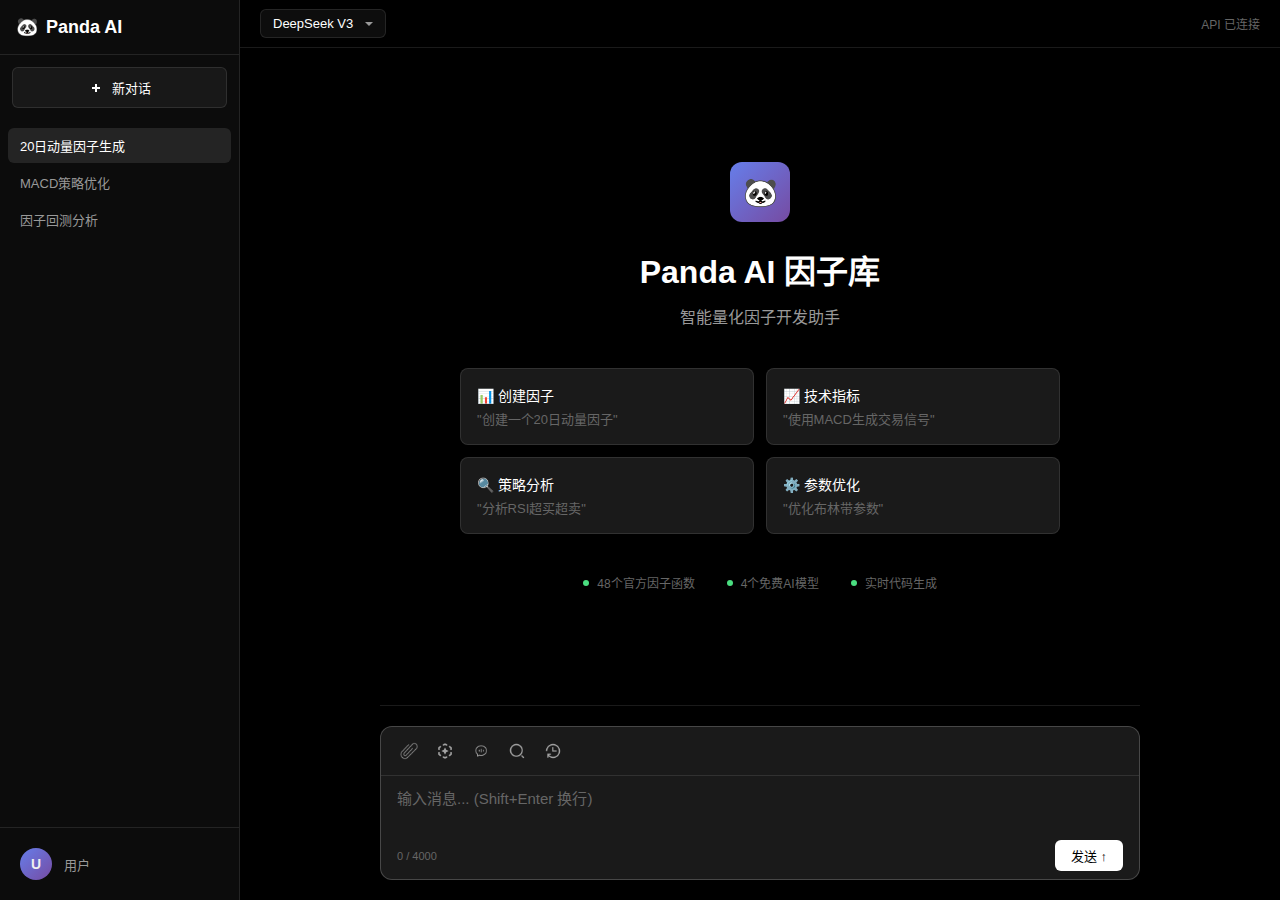
<file: panda_factor-main/panda_factor-main/panda_web/panda_web/static/grok_style.html>
<!DOCTYPE html>
<html lang="zh-CN">
<head>
    <meta charset="UTF-8">
    <meta name="viewport" content="width=device-width, initial-scale=1.0">
    <title>Panda AI</title>
    <style>
        * {
            margin: 0;
            padding: 0;
            box-sizing: border-box;
        }

        body {
            font-family: -apple-system, BlinkMacSystemFont, 'Segoe UI', 'PingFang SC', 
                         'Hiragino Sans GB', 'Microsoft YaHei', sans-serif;
            background-color: #000;
            color: #f0f0f0;
            height: 100vh;
            display: flex;
            overflow: hidden;
        }

        /* 左侧边栏 */
        .sidebar {
            width: 240px;
            background-color: #0c0c0c;
            border-right: 1px solid rgba(255, 255, 255, 0.1);
            display: flex;
            flex-direction: column;
            transition: width 0.3s;
        }

        .sidebar.collapsed {
            width: 60px;
        }

        .sidebar-header {
            padding: 16px;
            border-bottom: 1px solid rgba(255, 255, 255, 0.1);
        }

        .logo {
            font-size: 18px;
            font-weight: 600;
            color: #fff;
            display: flex;
            align-items: center;
            gap: 8px;
        }

        .sidebar.collapsed .logo span {
            display: none;
        }

        .new-chat-btn {
            margin: 12px;
            padding: 10px;
            background: rgba(255, 255, 255, 0.05);
            border: 1px solid rgba(255, 255, 255, 0.1);
            border-radius: 6px;
            color: #fff;
            cursor: pointer;
            display: flex;
            align-items: center;
            justify-content: center;
            gap: 8px;
            font-size: 13px;
            transition: all 0.2s;
        }

        .new-chat-btn:hover {
            background: rgba(255, 255, 255, 0.1);
        }

        .sidebar.collapsed .new-chat-btn span {
            display: none;
        }

        .chat-list {
            flex: 1;
            overflow-y: auto;
            padding: 8px;
        }

        .chat-item {
            padding: 8px 12px;
            border-radius: 6px;
            margin-bottom: 2px;
            cursor: pointer;
            font-size: 13px;
            color: #999;
            transition: all 0.2s;
            white-space: nowrap;
            overflow: hidden;
            text-overflow: ellipsis;
        }

        .chat-item:hover {
            background: rgba(255, 255, 255, 0.05);
            color: #fff;
        }

        .chat-item.active {
            background: rgba(255, 255, 255, 0.1);
            color: #fff;
        }

        .sidebar.collapsed .chat-item {
            display: none;
        }

        .sidebar-footer {
            padding: 12px;
            border-top: 1px solid rgba(255, 255, 255, 0.1);
        }

        .user-info {
            display: flex;
            align-items: center;
            gap: 12px;
            padding: 8px;
            border-radius: 6px;
            cursor: pointer;
            transition: all 0.2s;
        }

        .user-info:hover {
            background: rgba(255, 255, 255, 0.05);
        }

        .user-avatar {
            width: 32px;
            height: 32px;
            border-radius: 50%;
            background: linear-gradient(135deg, #667eea, #764ba2);
            display: flex;
            align-items: center;
            justify-content: center;
            font-size: 14px;
            font-weight: 600;
        }

        .sidebar.collapsed .user-info span {
            display: none;
        }

        /* 主区域 */
        .main-container {
            flex: 1;
            display: flex;
            flex-direction: column;
            background: #000;
        }

        /* 顶部栏 */
        .top-bar {
            height: 48px;
            border-bottom: 1px solid rgba(255, 255, 255, 0.1);
            display: flex;
            align-items: center;
            padding: 0 20px;
            justify-content: space-between;
        }

        .model-selector {
            display: flex;
            align-items: center;
            gap: 8px;
            padding: 6px 12px;
            background: rgba(255, 255, 255, 0.05);
            border: 1px solid rgba(255, 255, 255, 0.1);
            border-radius: 6px;
            cursor: pointer;
            font-size: 13px;
            transition: all 0.2s;
        }

        .model-selector:hover {
            background: rgba(255, 255, 255, 0.1);
        }

        .model-name {
            color: #fff;
            font-weight: 500;
        }

        .model-dropdown {
            width: 0;
            height: 0;
            border-left: 4px solid transparent;
            border-right: 4px solid transparent;
            border-top: 4px solid #999;
            margin-left: 4px;
        }

        /* 聊天区域 */
        .chat-container {
            flex: 1;
            display: flex;
            flex-direction: column;
            max-width: 800px;
            margin: 0 auto;
            width: 100%;
            padding: 0 20px;
        }

        .messages-area {
            flex: 1;
            overflow-y: auto;
            padding: 40px 0;
        }

        .message {
            margin-bottom: 32px;
            display: flex;
            gap: 16px;
        }

        .message-avatar {
            width: 36px;
            height: 36px;
            border-radius: 6px;
            flex-shrink: 0;
            display: flex;
            align-items: center;
            justify-content: center;
            font-weight: 600;
            font-size: 14px;
        }

        .message.user .message-avatar {
            background: #2d2d2d;
        }

        .message.assistant .message-avatar {
            background: linear-gradient(135deg, #667eea, #764ba2);
        }

        .message-content {
            flex: 1;
            padding-top: 4px;
        }

        .message-text {
            line-height: 1.6;
            font-size: 15px;
            color: #e0e0e0;
        }

        .message.user .message-text {
            color: #fff;
        }

        .message-text code {
            background: rgba(255, 255, 255, 0.1);
            padding: 2px 6px;
            border-radius: 4px;
            font-family: 'Courier New', monospace;
            font-size: 14px;
        }

        .message-text pre {
            background: #1a1a1a;
            border: 1px solid rgba(255, 255, 255, 0.1);
            border-radius: 6px;
            padding: 16px;
            margin: 12px 0;
            overflow-x: auto;
        }

        .message-text pre code {
            background: transparent;
            padding: 0;
        }

        /* 输入区域 */
        .input-container {
            padding: 20px 0;
            border-top: 1px solid rgba(255, 255, 255, 0.1);
        }

        .input-wrapper {
            position: relative;
            background: #1a1a1a;
            border: 1px solid rgba(255, 255, 255, 0.2);
            border-radius: 12px;
            transition: all 0.3s;
        }

        .input-wrapper:focus-within {
            border-color: rgba(255, 255, 255, 0.4);
            box-shadow: 0 0 0 1px rgba(255, 255, 255, 0.1);
        }

        .input-toolbar {
            display: flex;
            align-items: center;
            padding: 8px 12px;
            gap: 4px;
            border-bottom: 1px solid rgba(255, 255, 255, 0.1);
        }

        .tool-btn {
            width: 32px;
            height: 32px;
            display: flex;
            align-items: center;
            justify-content: center;
            border-radius: 6px;
            cursor: pointer;
            transition: all 0.2s;
            position: relative;
        }

        .tool-btn:hover {
            background: rgba(255, 255, 255, 0.1);
        }

        .tool-btn img {
            width: 18px;
            height: 18px;
            opacity: 0.6;
            filter: invert(1);
        }

        .tool-btn:hover img {
            opacity: 0.9;
        }

        .tool-btn input[type="file"] {
            position: absolute;
            opacity: 0;
            width: 100%;
            height: 100%;
            cursor: pointer;
        }

        .message-input {
            width: 100%;
            background: transparent;
            border: none;
            color: #fff;
            padding: 12px 16px;
            font-size: 15px;
            resize: none;
            outline: none;
            font-family: inherit;
            min-height: 52px;
            max-height: 200px;
            line-height: 1.5;
        }

        .message-input::placeholder {
            color: #666;
        }

        .input-footer {
            display: flex;
            justify-content: space-between;
            align-items: center;
            padding: 8px 16px;
        }

        .char-count {
            font-size: 11px;
            color: #666;
        }

        .send-btn {
            padding: 6px 16px;
            background: #fff;
            color: #000;
            border: none;
            border-radius: 6px;
            font-size: 13px;
            font-weight: 500;
            cursor: pointer;
            transition: all 0.2s;
            display: flex;
            align-items: center;
            gap: 4px;
        }

        .send-btn:hover:not(:disabled) {
            background: #e0e0e0;
        }

        .send-btn:disabled {
            opacity: 0.3;
            cursor: not-allowed;
        }

        /* 初始欢迎界面 */
        .welcome-screen {
            display: flex;
            flex-direction: column;
            align-items: center;
            justify-content: center;
            height: 100%;
            padding: 40px;
            text-align: center;
        }

        .welcome-logo {
            width: 60px;
            height: 60px;
            background: linear-gradient(135deg, #667eea, #764ba2);
            border-radius: 12px;
            display: flex;
            align-items: center;
            justify-content: center;
            font-size: 28px;
            margin-bottom: 24px;
        }

        .welcome-title {
            font-size: 32px;
            font-weight: 600;
            margin-bottom: 12px;
            color: #fff;
        }

        .welcome-subtitle {
            font-size: 16px;
            color: #999;
            margin-bottom: 40px;
        }

        .suggestions-grid {
            display: grid;
            grid-template-columns: repeat(2, 1fr);
            gap: 12px;
            width: 100%;
            max-width: 600px;
            margin-bottom: 40px;
        }

        .suggestion-card {
            padding: 16px;
            background: #1a1a1a;
            border: 1px solid rgba(255, 255, 255, 0.1);
            border-radius: 8px;
            text-align: left;
            cursor: pointer;
            transition: all 0.2s;
        }

        .suggestion-card:hover {
            border-color: rgba(255, 255, 255, 0.3);
            background: #222;
        }

        .suggestion-title {
            font-size: 14px;
            font-weight: 500;
            color: #fff;
            margin-bottom: 4px;
        }

        .suggestion-example {
            font-size: 13px;
            color: #666;
        }

        .capabilities {
            display: flex;
            gap: 32px;
            color: #666;
            font-size: 12px;
        }

        .capability {
            display: flex;
            align-items: center;
            gap: 8px;
        }

        .capability-dot {
            width: 6px;
            height: 6px;
            border-radius: 50%;
            background: #4ade80;
        }

        /* 加载动画 */
        .typing-indicator {
            display: flex;
            gap: 4px;
            padding: 8px 0;
        }

        .typing-dot {
            width: 8px;
            height: 8px;
            border-radius: 50%;
            background: #666;
            animation: typing 1.4s infinite;
        }

        .typing-dot:nth-child(2) {
            animation-delay: 0.2s;
        }

        .typing-dot:nth-child(3) {
            animation-delay: 0.4s;
        }

        @keyframes typing {
            0%, 60%, 100% {
                transform: translateY(0);
            }
            30% {
                transform: translateY(-10px);
            }
        }

        /* 响应式 */
        @media (max-width: 768px) {
            .sidebar {
                position: absolute;
                left: -240px;
                z-index: 100;
            }

            .sidebar.open {
                left: 0;
            }

            .suggestions-grid {
                grid-template-columns: 1fr;
            }
        }

        /* 滚动条样式 */
        ::-webkit-scrollbar {
            width: 6px;
            height: 6px;
        }

        ::-webkit-scrollbar-track {
            background: transparent;
        }

        ::-webkit-scrollbar-thumb {
            background: rgba(255, 255, 255, 0.1);
            border-radius: 3px;
        }

        ::-webkit-scrollbar-thumb:hover {
            background: rgba(255, 255, 255, 0.2);
        }
    </style>
</head>
<body>
    <!-- 左侧边栏 -->
    <div class="sidebar">
        <div class="sidebar-header">
            <div class="logo">
                🐼 <span>Panda AI</span>
            </div>
        </div>
        
        <button class="new-chat-btn" onclick="newChat()">
            <svg width="16" height="16" fill="none" stroke="currentColor" stroke-width="2">
                <path d="M8 4v8M4 8h8"/>
            </svg>
            <span>新对话</span>
        </button>
        
        <div class="chat-list" id="chatList">
            <div class="chat-item active">20日动量因子生成</div>
            <div class="chat-item">MACD策略优化</div>
            <div class="chat-item">因子回测分析</div>
        </div>
        
        <div class="sidebar-footer">
            <div class="user-info">
                <div class="user-avatar">U</div>
                <span style="font-size: 13px; color: #999;">用户</span>
            </div>
        </div>
    </div>

    <!-- 主容器 -->
    <div class="main-container">
        <!-- 顶部栏 -->
        <div class="top-bar">
            <div class="model-selector" onclick="toggleModelMenu()">
                <span class="model-name">DeepSeek V3</span>
                <div class="model-dropdown"></div>
            </div>
            
            <div style="display: flex; align-items: center; gap: 16px;">
                <span style="font-size: 12px; color: #666;">API 已连接</span>
            </div>
        </div>

        <!-- 聊天容器 -->
        <div class="chat-container">
            <!-- 消息区域 -->
            <div class="messages-area" id="messagesArea">
                <!-- 欢迎界面 -->
                <div class="welcome-screen" id="welcomeScreen">
                    <div class="welcome-logo">🐼</div>
                    <h1 class="welcome-title">Panda AI 因子库</h1>
                    <p class="welcome-subtitle">智能量化因子开发助手</p>
                    
                    <div class="suggestions-grid">
                        <div class="suggestion-card" onclick="sendSuggestion('创建一个20日动量因子')">
                            <div class="suggestion-title">📊 创建因子</div>
                            <div class="suggestion-example">"创建一个20日动量因子"</div>
                        </div>
                        <div class="suggestion-card" onclick="sendSuggestion('使用MACD生成交易信号')">
                            <div class="suggestion-title">📈 技术指标</div>
                            <div class="suggestion-example">"使用MACD生成交易信号"</div>
                        </div>
                        <div class="suggestion-card" onclick="sendSuggestion('分析RSI超买超卖')">
                            <div class="suggestion-title">🔍 策略分析</div>
                            <div class="suggestion-example">"分析RSI超买超卖"</div>
                        </div>
                        <div class="suggestion-card" onclick="sendSuggestion('优化布林带参数')">
                            <div class="suggestion-title">⚙️ 参数优化</div>
                            <div class="suggestion-example">"优化布林带参数"</div>
                        </div>
                    </div>
                    
                    <div class="capabilities">
                        <div class="capability">
                            <div class="capability-dot"></div>
                            <span>48个官方因子函数</span>
                        </div>
                        <div class="capability">
                            <div class="capability-dot"></div>
                            <span>4个免费AI模型</span>
                        </div>
                        <div class="capability">
                            <div class="capability-dot"></div>
                            <span>实时代码生成</span>
                        </div>
                    </div>
                </div>
            </div>

            <!-- 输入区域 -->
            <div class="input-container">
                <div class="input-wrapper">
                    <div class="input-toolbar">
                        <div class="tool-btn" title="附件">
                            <img src="/icon/attachment.png" alt="附件">
                            <input type="file" multiple onchange="handleFileUpload(event)">
                        </div>
                        <div class="tool-btn" title="图片">
                            <img src="/icon/IconImagineAi.png" alt="图片">
                            <input type="file" accept="image/*" multiple onchange="handleFileUpload(event)">
                        </div>
                        <div class="tool-btn" title="语音">
                            <img src="/icon/voice.png" alt="语音">
                            <input type="file" accept="audio/*" onchange="handleFileUpload(event)">
                        </div>
                        <div class="tool-btn" title="搜索" onclick="openSearch()">
                            <img src="/icon/search.png" alt="搜索">
                        </div>
                        <div class="tool-btn" title="历史" onclick="openHistory()">
                            <img src="/icon/time-history.png" alt="历史">
                        </div>
                    </div>
                    <textarea 
                        id="messageInput"
                        class="message-input" 
                        placeholder="输入消息... (Shift+Enter 换行)"
                        rows="1"
                    ></textarea>
                    <div class="input-footer">
                        <span class="char-count">0 / 4000</span>
                        <button class="send-btn" id="sendBtn" onclick="sendMessage()">
                            发送 ↑
                        </button>
                    </div>
                </div>
            </div>
        </div>
    </div>

    <script>
        // 全局变量
        let currentModel = 'deepseek';
        let messages = [];
        let isTyping = false;

        // 初始化
        document.addEventListener('DOMContentLoaded', function() {
            setupInputHandlers();
            adjustTextareaHeight();
        });

        // 设置输入处理
        function setupInputHandlers() {
            const input = document.getElementById('messageInput');
            const sendBtn = document.getElementById('sendBtn');
            
            // 实时字符计数
            input.addEventListener('input', function() {
                const count = this.value.length;
                document.querySelector('.char-count').textContent = `${count} / 4000`;
                sendBtn.disabled = count === 0 || count > 4000 || isTyping;
                adjustTextareaHeight();
            });
            
            // Enter发送，Shift+Enter换行
            input.addEventListener('keydown', function(e) {
                if (e.key === 'Enter' && !e.shiftKey) {
                    e.preventDefault();
                    sendMessage();
                }
            });
        }

        // 自动调整输入框高度
        function adjustTextareaHeight() {
            const textarea = document.getElementById('messageInput');
            textarea.style.height = 'auto';
            textarea.style.height = Math.min(textarea.scrollHeight, 200) + 'px';
        }

        // 发送消息
        async function sendMessage() {
            const input = document.getElementById('messageInput');
            const message = input.value.trim();
            
            if (!message || isTyping) return;
            
            // 隐藏欢迎界面
            const welcomeScreen = document.getElementById('welcomeScreen');
            if (welcomeScreen) {
                welcomeScreen.style.display = 'none';
            }
            
            // 添加用户消息
            addMessage('user', message);
            
            // 清空输入
            input.value = '';
            document.querySelector('.char-count').textContent = '0 / 4000';
            adjustTextareaHeight();
            
            // 显示输入中
            isTyping = true;
            document.getElementById('sendBtn').disabled = true;
            const typingId = addTypingIndicator();
            
            try {
                // 调用API
                const response = await fetch('http://127.0.0.1:8111/llm/chat/simple', {
                    method: 'POST',
                    headers: { 'Content-Type': 'application/json' },
                    body: JSON.stringify({
                        message: message,
                        model: currentModel,
                        history: messages.slice(-10)
                    })
                });
                
                const data = await response.json();
                
                // 移除输入指示器
                removeTypingIndicator(typingId);
                
                // 添加AI回复
                const reply = data.response || '抱歉，我没有理解您的问题。';
                addMessage('assistant', reply);
                
            } catch (error) {
                removeTypingIndicator(typingId);
                addMessage('assistant', '抱歉，连接出现问题。请确保后端服务正在运行。');
            } finally {
                isTyping = false;
                document.getElementById('sendBtn').disabled = false;
            }
        }

        // 发送建议
        function sendSuggestion(text) {
            document.getElementById('messageInput').value = text;
            sendMessage();
        }

        // 添加消息
        function addMessage(role, content) {
            const messagesArea = document.getElementById('messagesArea');
            const messageDiv = document.createElement('div');
            messageDiv.className = `message ${role}`;
            
            const avatar = role === 'user' ? 'U' : '🤖';
            
            messageDiv.innerHTML = `
                <div class="message-avatar">${avatar}</div>
                <div class="message-content">
                    <div class="message-text">${formatMessage(content)}</div>
                </div>
            `;
            
            messagesArea.appendChild(messageDiv);
            messagesArea.scrollTop = messagesArea.scrollHeight;
            
            // 保存到历史
            messages.push({ role, content });
        }

        // 格式化消息
        function formatMessage(content) {
            // 简单的代码块处理
            return content
                .replace(/```(\w+)?\n([\s\S]*?)```/g, '<pre><code>$2</code></pre>')
                .replace(/`([^`]+)`/g, '<code>$1</code>')
                .replace(/\n/g, '<br>');
        }

        // 添加输入指示器
        function addTypingIndicator() {
            const messagesArea = document.getElementById('messagesArea');
            const typingDiv = document.createElement('div');
            typingDiv.className = 'message assistant';
            typingDiv.id = 'typing-' + Date.now();
            
            typingDiv.innerHTML = `
                <div class="message-avatar">🤖</div>
                <div class="message-content">
                    <div class="typing-indicator">
                        <div class="typing-dot"></div>
                        <div class="typing-dot"></div>
                        <div class="typing-dot"></div>
                    </div>
                </div>
            `;
            
            messagesArea.appendChild(typingDiv);
            messagesArea.scrollTop = messagesArea.scrollHeight;
            
            return typingDiv.id;
        }

        // 移除输入指示器
        function removeTypingIndicator(id) {
            const indicator = document.getElementById(id);
            if (indicator) {
                indicator.remove();
            }
        }

        // 新建对话
        function newChat() {
            messages = [];
            document.getElementById('messagesArea').innerHTML = '';
            
            // 显示欢迎界面
            const welcomeScreen = document.getElementById('welcomeScreen');
            if (!welcomeScreen) {
                location.reload();
            } else {
                welcomeScreen.style.display = 'flex';
            }
        }

        // 文件上传处理
        function handleFileUpload(event) {
            const files = event.target.files;
            if (files.length > 0) {
                const fileNames = Array.from(files).map(f => f.name).join(', ');
                const input = document.getElementById('messageInput');
                input.value = `[已上传: ${fileNames}]\n` + input.value;
                adjustTextareaHeight();
            }
        }

        // 切换模型菜单
        function toggleModelMenu() {
            // 实现模型选择下拉菜单
            console.log('切换模型');
        }

        // 打开搜索
        function openSearch() {
            console.log('打开搜索');
        }

        // 打开历史
        function openHistory() {
            console.log('打开历史');
        }
    </script>
</body>
</html>
</file>
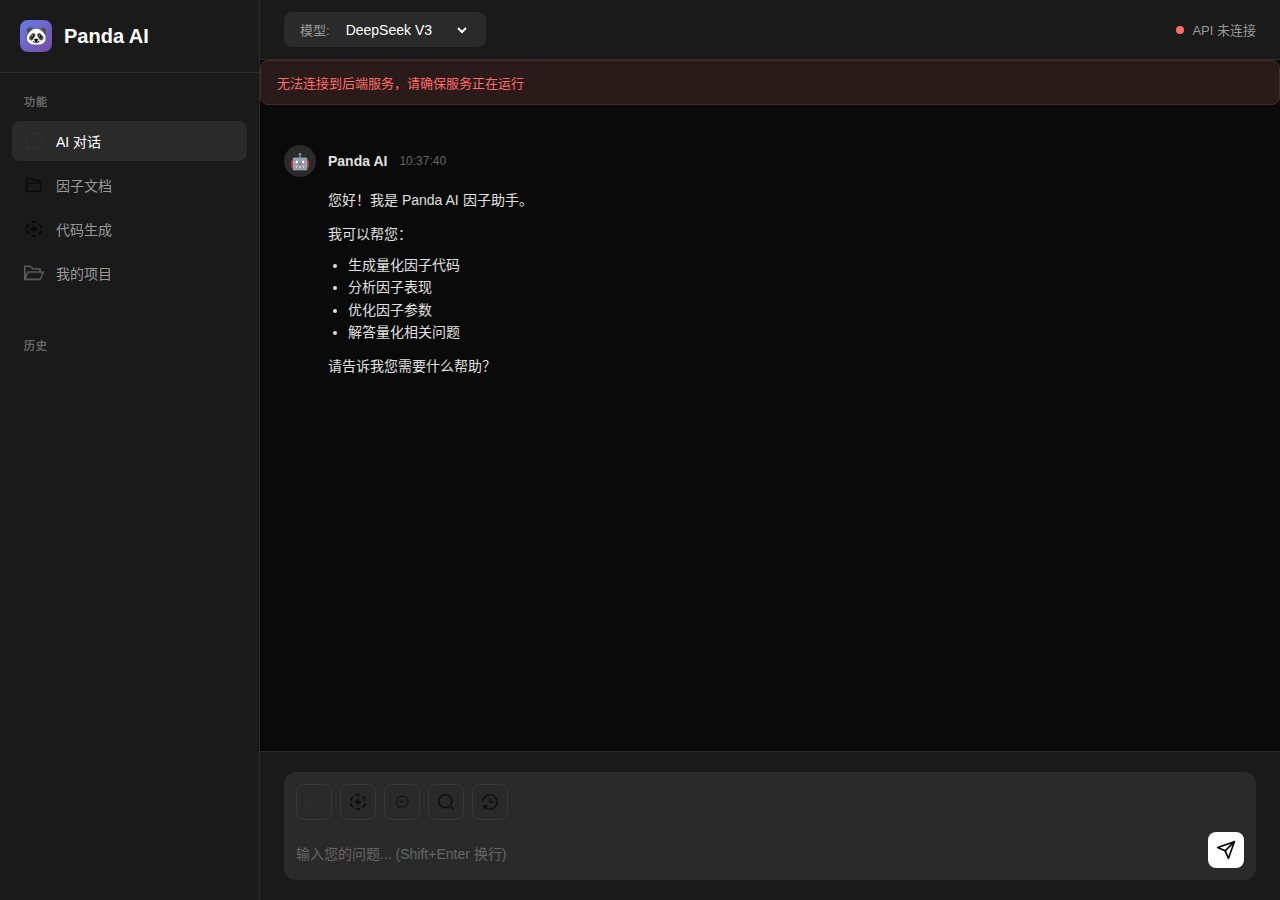
<file: panda_factor-main/panda_factor-main/panda_web/panda_web/static/index_pro.html>
<!DOCTYPE html>
<html lang="zh-CN">
<head>
    <meta charset="UTF-8">
    <meta name="viewport" content="width=device-width, initial-scale=1.0">
    <title>Panda AI 因子库</title>
    <style>
        * {
            margin: 0;
            padding: 0;
            box-sizing: border-box;
        }

        body {
            font-family: -apple-system, BlinkMacSystemFont, 'Segoe UI', 'PingFang SC', 'Hiragino Sans GB', 
                         'Microsoft YaHei', 'Helvetica Neue', Helvetica, Arial, sans-serif;
            background: #0a0a0a;
            color: #e0e0e0;
            height: 100vh;
            overflow: hidden;
        }

        .app-container {
            display: flex;
            height: 100vh;
        }

        /* 侧边栏 */
        .sidebar {
            width: 260px;
            background: #1a1a1a;
            border-right: 1px solid #2a2a2a;
            display: flex;
            flex-direction: column;
            overflow-y: auto;
        }

        .sidebar-header {
            padding: 20px;
            border-bottom: 1px solid #2a2a2a;
        }

        .logo {
            display: flex;
            align-items: center;
            gap: 12px;
            font-size: 20px;
            font-weight: 600;
            color: #fff;
        }

        .logo-icon {
            width: 32px;
            height: 32px;
            background: linear-gradient(135deg, #667eea 0%, #764ba2 100%);
            border-radius: 8px;
            display: flex;
            align-items: center;
            justify-content: center;
            font-size: 18px;
        }

        .nav-section {
            padding: 20px 12px;
        }

        .nav-title {
            font-size: 11px;
            text-transform: uppercase;
            color: #666;
            margin-bottom: 12px;
            padding: 0 12px;
            font-weight: 600;
            letter-spacing: 0.5px;
        }

        .nav-item {
            display: flex;
            align-items: center;
            gap: 12px;
            padding: 10px 12px;
            border-radius: 8px;
            cursor: pointer;
            transition: all 0.2s;
            color: #999;
            font-size: 14px;
            margin-bottom: 4px;
        }

        .nav-item:hover {
            background: #2a2a2a;
            color: #fff;
        }

        .nav-item.active {
            background: #2a2a2a;
            color: #fff;
        }

        .nav-icon {
            width: 20px;
            height: 20px;
            opacity: 0.7;
        }

        .nav-item.active .nav-icon {
            opacity: 1;
        }

        /* 主内容区 */
        .main-content {
            flex: 1;
            display: flex;
            flex-direction: column;
            overflow: hidden;
        }

        .top-bar {
            height: 60px;
            background: #1a1a1a;
            border-bottom: 1px solid #2a2a2a;
            display: flex;
            align-items: center;
            justify-content: space-between;
            padding: 0 24px;
        }

        .model-selector {
            display: flex;
            align-items: center;
            gap: 12px;
            background: #2a2a2a;
            padding: 8px 16px;
            border-radius: 8px;
        }

        .model-selector select {
            background: transparent;
            border: none;
            color: #fff;
            font-size: 14px;
            cursor: pointer;
            outline: none;
        }

        .status-indicators {
            display: flex;
            gap: 16px;
            align-items: center;
        }

        .status-dot {
            width: 8px;
            height: 8px;
            border-radius: 50%;
            background: #4ade80;
            animation: pulse 2s infinite;
        }

        @keyframes pulse {
            0%, 100% { opacity: 1; }
            50% { opacity: 0.5; }
        }

        .status-text {
            font-size: 13px;
            color: #999;
        }

        /* 聊天区域 */
        .chat-area {
            flex: 1;
            display: flex;
            flex-direction: column;
            overflow: hidden;
        }

        .messages-container {
            flex: 1;
            overflow-y: auto;
            padding: 24px;
        }

        .message {
            margin-bottom: 24px;
            animation: fadeIn 0.3s;
        }

        @keyframes fadeIn {
            from { opacity: 0; transform: translateY(10px); }
            to { opacity: 1; transform: translateY(0); }
        }

        .message-header {
            display: flex;
            align-items: center;
            gap: 12px;
            margin-bottom: 12px;
        }

        .avatar {
            width: 32px;
            height: 32px;
            border-radius: 50%;
            background: #2a2a2a;
            display: flex;
            align-items: center;
            justify-content: center;
            font-size: 16px;
        }

        .message.user .avatar {
            background: linear-gradient(135deg, #667eea 0%, #764ba2 100%);
        }

        .sender-name {
            font-weight: 600;
            font-size: 14px;
        }

        .timestamp {
            font-size: 12px;
            color: #666;
        }

        .message-content {
            margin-left: 44px;
            line-height: 1.6;
            font-size: 14px;
            color: #e0e0e0;
        }

        .message-content pre {
            background: #2a2a2a;
            padding: 16px;
            border-radius: 8px;
            overflow-x: auto;
            margin: 12px 0;
            border: 1px solid #3a3a3a;
        }

        .message-content code {
            font-family: 'Courier New', monospace;
            font-size: 13px;
        }

        /* 输入区域 */
        .input-area {
            background: #1a1a1a;
            border-top: 1px solid #2a2a2a;
            padding: 20px 24px;
        }

        .input-wrapper {
            background: #2a2a2a;
            border-radius: 12px;
            padding: 12px;
            display: flex;
            flex-direction: column;
            gap: 12px;
        }

        .input-tools {
            display: flex;
            gap: 8px;
        }

        .tool-btn {
            width: 36px;
            height: 36px;
            border-radius: 8px;
            background: transparent;
            border: 1px solid #3a3a3a;
            cursor: pointer;
            display: flex;
            align-items: center;
            justify-content: center;
            transition: all 0.2s;
        }

        .tool-btn:hover {
            background: #3a3a3a;
            border-color: #4a4a4a;
        }

        .tool-btn img {
            width: 20px;
            height: 20px;
            opacity: 0.7;
        }

        .tool-btn:hover img {
            opacity: 1;
        }

        .input-row {
            display: flex;
            gap: 12px;
            align-items: flex-end;
        }

        .input-field {
            flex: 1;
            background: transparent;
            border: none;
            color: #fff;
            font-size: 14px;
            resize: none;
            outline: none;
            min-height: 24px;
            max-height: 200px;
            font-family: inherit;
            line-height: 1.5;
        }

        .input-field::placeholder {
            color: #666;
        }

        .send-btn {
            width: 36px;
            height: 36px;
            border-radius: 8px;
            background: #fff;
            border: none;
            cursor: pointer;
            display: flex;
            align-items: center;
            justify-content: center;
            transition: all 0.2s;
        }

        .send-btn:hover {
            background: #e0e0e0;
        }

        .send-btn:disabled {
            opacity: 0.3;
            cursor: not-allowed;
        }

        /* 因子文档区域 */
        .docs-area {
            flex: 1;
            overflow-y: auto;
            padding: 24px;
        }

        .doc-section {
            background: #1a1a1a;
            border: 1px solid #2a2a2a;
            border-radius: 12px;
            padding: 24px;
            margin-bottom: 20px;
        }

        .doc-title {
            font-size: 18px;
            font-weight: 600;
            margin-bottom: 16px;
            color: #fff;
        }

        .doc-subtitle {
            font-size: 16px;
            font-weight: 600;
            margin: 20px 0 12px;
            color: #e0e0e0;
        }

        .function-list {
            display: grid;
            gap: 12px;
        }

        .function-item {
            background: #2a2a2a;
            padding: 12px 16px;
            border-radius: 8px;
            border: 1px solid #3a3a3a;
            transition: all 0.2s;
            cursor: pointer;
        }

        .function-item:hover {
            border-color: #667eea;
            background: #2d2d2d;
        }

        .function-name {
            font-family: 'Courier New', monospace;
            color: #667eea;
            font-size: 14px;
            font-weight: 600;
            margin-bottom: 4px;
        }

        .function-desc {
            font-size: 13px;
            color: #999;
        }

        .search-box {
            width: 100%;
            background: #2a2a2a;
            border: 1px solid #3a3a3a;
            border-radius: 8px;
            padding: 12px 16px;
            color: #fff;
            font-size: 14px;
            margin-bottom: 20px;
            outline: none;
        }

        .search-box:focus {
            border-color: #667eea;
        }

        /* 历史记录 */
        .history-item {
            padding: 12px;
            background: #2a2a2a;
            border-radius: 8px;
            margin-bottom: 8px;
            cursor: pointer;
            transition: all 0.2s;
        }

        .history-item:hover {
            background: #3a3a3a;
        }

        .history-title {
            font-size: 13px;
            color: #e0e0e0;
            margin-bottom: 4px;
            overflow: hidden;
            text-overflow: ellipsis;
            white-space: nowrap;
        }

        .history-date {
            font-size: 11px;
            color: #666;
        }

        /* 加载动画 */
        .loading-dots {
            display: inline-flex;
            gap: 4px;
        }

        .loading-dots span {
            width: 6px;
            height: 6px;
            background: #666;
            border-radius: 50%;
            animation: bounce 1.4s infinite ease-in-out both;
        }

        .loading-dots span:nth-child(1) {
            animation-delay: -0.32s;
        }

        .loading-dots span:nth-child(2) {
            animation-delay: -0.16s;
        }

        @keyframes bounce {
            0%, 80%, 100% { 
                transform: scale(0);
            } 
            40% { 
                transform: scale(1.0);
            }
        }

        /* 错误提示 */
        .error-banner {
            background: #2a1a1a;
            border: 1px solid #4a2a2a;
            border-radius: 8px;
            padding: 12px 16px;
            margin-bottom: 16px;
            color: #ff6b6b;
            font-size: 13px;
            display: none;
        }

        .error-banner.show {
            display: block;
        }

        /* 响应式 */
        @media (max-width: 768px) {
            .sidebar {
                width: 60px;
            }

            .sidebar-header,
            .nav-title,
            .nav-item span {
                display: none;
            }

            .nav-item {
                justify-content: center;
            }
        }

        /* 滚动条样式 */
        ::-webkit-scrollbar {
            width: 8px;
            height: 8px;
        }

        ::-webkit-scrollbar-track {
            background: #1a1a1a;
        }

        ::-webkit-scrollbar-thumb {
            background: #3a3a3a;
            border-radius: 4px;
        }

        ::-webkit-scrollbar-thumb:hover {
            background: #4a4a4a;
        }

        .view {
            display: none;
        }

        .view.active {
            display: flex;
            flex-direction: column;
            flex: 1;
            overflow: hidden;
        }
    </style>
</head>
<body>
    <div class="app-container">
        <!-- 侧边栏 -->
        <div class="sidebar">
            <div class="sidebar-header">
                <div class="logo">
                    <div class="logo-icon">🐼</div>
                    <span>Panda AI</span>
                </div>
            </div>

            <div class="nav-section">
                <div class="nav-title">功能</div>
                <div class="nav-item active" onclick="switchView('chat')">
                    <img src="../../../../../../icon/chat.png" class="nav-icon" alt="对话">
                    <span>AI 对话</span>
                </div>
                <div class="nav-item" onclick="switchView('factors')">
                    <img src="../../../../../../icon/document.png" class="nav-icon" alt="因子">
                    <span>因子文档</span>
                </div>
                <div class="nav-item" onclick="switchView('imagine')">
                    <img src="../../../../../../icon/IconImagineAi.png" class="nav-icon" alt="生成">
                    <span>代码生成</span>
                </div>
                <div class="nav-item" onclick="switchView('projects')">
                    <img src="../../../../../../icon/project.png" class="nav-icon" alt="项目">
                    <span>我的项目</span>
                </div>
            </div>

            <div class="nav-section">
                <div class="nav-title">历史</div>
                <div id="history-list">
                    <!-- 动态加载 -->
                </div>
            </div>
        </div>

        <!-- 主内容区 -->
        <div class="main-content">
            <!-- 顶部栏 -->
            <div class="top-bar">
                <div class="model-selector">
                    <span style="color: #999; font-size: 13px;">模型:</span>
                    <select id="model-select" onchange="switchModel()">
                        <option value="deepseek">DeepSeek V3</option>
                        <option value="qwen">Qwen 2.5 72B</option>
                        <option value="qwen_coder">Qwen Coder 32B</option>
                        <option value="glm">GLM-4 9B</option>
                    </select>
                </div>

                <div class="status-indicators">
                    <div style="display: flex; align-items: center; gap: 8px;">
                        <div class="status-dot" id="api-dot"></div>
                        <span class="status-text" id="api-status">检查中...</span>
                    </div>
                </div>
            </div>

            <!-- 对话视图 -->
            <div id="chat-view" class="view active">
                <div class="chat-area">
                    <div id="error-banner" class="error-banner"></div>
                    
                    <div class="messages-container" id="messages">
                        <div class="message">
                            <div class="message-header">
                                <div class="avatar">🤖</div>
                                <span class="sender-name">Panda AI</span>
                                <span class="timestamp" id="init-time"></span>
                            </div>
                            <div class="message-content">
                                <p>您好！我是 Panda AI 因子助手。</p>
                                <p style="margin-top: 12px;">我可以帮您：</p>
                                <ul style="margin-top: 8px; padding-left: 20px;">
                                    <li>生成量化因子代码</li>
                                    <li>分析因子表现</li>
                                    <li>优化因子参数</li>
                                    <li>解答量化相关问题</li>
                                </ul>
                                <p style="margin-top: 12px;">请告诉我您需要什么帮助？</p>
                            </div>
                        </div>
                    </div>

                    <div class="input-area">
                        <div class="input-wrapper">
                            <div class="input-tools">
                                <label class="tool-btn" title="上传文件">
                                    <img src="../../../../../../icon/attachment.png" alt="附件">
                                    <input type="file" multiple style="display: none;" onchange="handleFileUpload(event)">
                                </label>
                                <label class="tool-btn" title="上传图片">
                                    <img src="../../../../../../icon/IconImagineAi.png" alt="图片">
                                    <input type="file" accept="image/*" multiple style="display: none;" onchange="handleFileUpload(event)">
                                </label>
                                <label class="tool-btn" title="语音输入">
                                    <img src="../../../../../../icon/voice.png" alt="语音">
                                    <input type="file" accept="audio/*" style="display: none;" onchange="handleFileUpload(event)">
                                </label>
                                <button class="tool-btn" title="搜索历史" onclick="toggleSearch()">
                                    <img src="../../../../../../icon/search.png" alt="搜索">
                                </button>
                                <button class="tool-btn" title="查看历史" onclick="toggleHistory()">
                                    <img src="../../../../../../icon/time-history.png" alt="历史">
                                </button>
                            </div>
                            <div class="input-row">
                                <textarea 
                                    id="message-input" 
                                    class="input-field" 
                                    placeholder="输入您的问题... (Shift+Enter 换行)"
                                    rows="1"
                                ></textarea>
                                <button class="send-btn" onclick="sendMessage()" id="send-btn">
                                    <svg width="20" height="20" viewBox="0 0 24 24" fill="none">
                                        <path d="M22 2L11 13" stroke="currentColor" stroke-width="2" stroke-linecap="round"/>
                                        <path d="M22 2L15 22L11 13L2 9L22 2Z" stroke="currentColor" stroke-width="2" stroke-linecap="round" stroke-linejoin="round"/>
                                    </svg>
                                </button>
                            </div>
                        </div>
                    </div>
                </div>
            </div>

            <!-- 因子文档视图 -->
            <div id="factors-view" class="view">
                <div class="docs-area">
                    <input type="text" class="search-box" placeholder="搜索因子函数..." id="factor-search" oninput="searchFactors()">
                    
                    <div class="doc-section">
                        <div class="doc-title">📊 官方因子函数库</div>
                        <p style="color: #999; margin-bottom: 20px;">Panda AI 提供了丰富的因子计算函数，支持多股票并行计算</p>
                        
                        <div class="doc-subtitle">基础计算函数</div>
                        <div class="function-list" id="basic-functions">
                            <!-- 动态加载 -->
                        </div>

                        <div class="doc-subtitle">时间序列函数</div>
                        <div class="function-list" id="ts-functions">
                            <!-- 动态加载 -->
                        </div>

                        <div class="doc-subtitle">技术指标函数</div>
                        <div class="function-list" id="indicator-functions">
                            <!-- 动态加载 -->
                        </div>

                        <div class="doc-subtitle">核心工具函数</div>
                        <div class="function-list" id="util-functions">
                            <!-- 动态加载 -->
                        </div>
                    </div>
                </div>
            </div>

            <!-- 代码生成视图 -->
            <div id="imagine-view" class="view">
                <div class="chat-area">
                    <div class="messages-container" id="imagine-messages">
                        <div class="message">
                            <div class="message-header">
                                <div class="avatar">⚡</div>
                                <span class="sender-name">代码生成器</span>
                            </div>
                            <div class="message-content">
                                <p>描述您需要的因子，我会为您生成完整的代码。</p>
                                <p style="margin-top: 12px;">示例：</p>
                                <ul style="margin-top: 8px; padding-left: 20px;">
                                    <li>创建一个20日动量因子</li>
                                    <li>结合MACD和RSI的复合因子</li>
                                    <li>基于成交量的价格强度因子</li>
                                </ul>
                            </div>
                        </div>
                    </div>
                    <div class="input-area">
                        <div class="input-wrapper">
                            <div class="input-row">
                                <textarea 
                                    id="imagine-input" 
                                    class="input-field" 
                                    placeholder="描述您需要的因子..."
                                    rows="1"
                                ></textarea>
                                <button class="send-btn" onclick="generateCode()">
                                    <svg width="20" height="20" viewBox="0 0 24 24" fill="none">
                                        <path d="M22 2L11 13" stroke="currentColor" stroke-width="2" stroke-linecap="round"/>
                                        <path d="M22 2L15 22L11 13L2 9L22 2Z" stroke="currentColor" stroke-width="2" stroke-linecap="round" stroke-linejoin="round"/>
                                    </svg>
                                </button>
                            </div>
                        </div>
                    </div>
                </div>
            </div>

            <!-- 项目视图 -->
            <div id="projects-view" class="view">
                <div class="docs-area">
                    <div class="doc-section">
                        <div class="doc-title">📁 我的项目</div>
                        <p style="color: #999;">您的因子项目将显示在这里</p>
                    </div>
                </div>
            </div>
        </div>
    </div>

    <script>
        // 全局变量
        let currentModel = 'deepseek';
        let chatHistory = [];
        let uploadedFiles = [];
        const API_BASE = 'http://127.0.0.1:8111';

        // 因子函数数据
        const factorFunctions = {
            basic: [
                { name: 'RANK(series)', desc: '横截面排名，归一化到[-0.5, 0.5]范围' },
                { name: 'RETURNS(close, period=1)', desc: '计算收益率' },
                { name: 'STDDEV(series, window=20)', desc: '计算滚动标准差' },
                { name: 'CORRELATION(series1, series2, window=20)', desc: '计算滚动相关系数' },
                { name: 'IF(condition, true_value, false_value)', desc: '条件选择函数' },
                { name: 'MIN(series1, series2)', desc: '取两个序列对应位置的最小值' },
                { name: 'MAX(series1, series2)', desc: '取两个序列对应位置的最大值' },
                { name: 'ABS(series)', desc: '计算绝对值' },
                { name: 'LOG(series)', desc: '计算自然对数' },
                { name: 'POWER(series, power)', desc: '计算幂次方' },
                { name: 'SIGN(series)', desc: '计算符号值（1, 0, -1）' },
                { name: 'SIGNEDPOWER(series, power)', desc: '计算带符号的幂次方' },
                { name: 'COVARIANCE(series1, series2, window=20)', desc: '计算滚动协方差' }
            ],
            timeseries: [
                { name: 'DELAY(series, period=1)', desc: '序列延迟，返回N周期前的值' },
                { name: 'SUM(series, window=20)', desc: '计算移动求和' },
                { name: 'TS_ARGMAX(series, window)', desc: '返回窗口内最大值的位置' },
                { name: 'TS_ARGMIN(series, window)', desc: '返回窗口内最小值的位置' },
                { name: 'TS_MEAN(series, window=20)', desc: '计算移动平均' },
                { name: 'TS_MIN(series, window=20)', desc: '计算移动最小值' },
                { name: 'TS_MAX(series, window=20)', desc: '计算移动最大值' },
                { name: 'TS_RANK(series, window=20)', desc: '计算时间序列排名' },
                { name: 'DECAY_LINEAR(series, window=20)', desc: '线性衰减加权' },
                { name: 'MA(series, window)', desc: '简单移动平均' },
                { name: 'EMA(series, window)', desc: '指数移动平均' },
                { name: 'SMA(series, window, M=1)', desc: '平滑移动平均' },
                { name: 'WMA(series, window)', desc: '加权移动平均' }
            ],
            indicators: [
                { name: 'MACD(close, SHORT=12, LONG=26, M=9)', desc: '计算MACD指标，返回快线、慢线和MACD值' },
                { name: 'KDJ(close, high, low, N=9, M1=3, M2=3)', desc: '计算KDJ指标，返回K、D、J值' },
                { name: 'RSI(close, N=24)', desc: '计算相对强弱指标' },
                { name: 'BOLL(close, N=20, P=2)', desc: '计算布林带，返回上中下轨' },
                { name: 'CCI(close, high, low, N=14)', desc: '计算顺势指标' },
                { name: 'ATR(close, high, low, N=20)', desc: '计算真实波动幅度均值' },
                { name: 'DMI(close, high, low, M1=14, M2=6)', desc: '计算动向指标，返回PDI、MDI、ADX、ADXR' },
                { name: 'BBI(close, M1=3, M2=6, M3=12, M4=20)', desc: '计算多空指标' },
                { name: 'TRIX(close, M1=12, M2=20)', desc: '计算三重指数平滑平均线' },
                { name: 'OBV(close, vol)', desc: '计算能量潮指标' },
                { name: 'MFI(close, high, low, vol, N=14)', desc: '计算资金流量指标' },
                { name: 'WR(close, high, low, N=10, N1=6)', desc: '计算威廉指标' }
            ],
            utils: [
                { name: 'REF(S, N=1)', desc: '对序列整体下移动N' },
                { name: 'DIFF(S, N=1)', desc: '计算前后差值' },
                { name: 'HHVBARS(S, N)', desc: '求N周期内最高值到当前的周期数' },
                { name: 'LLVBARS(S, N)', desc: '求N周期内最低值到当前的周期数' },
                { name: 'SLOPE(S, N)', desc: '计算线性回归斜率' },
                { name: 'COUNT(S, N)', desc: '统计N周期内满足条件的周期数' },
                { name: 'EVERY(S, N)', desc: '判断N周期内是否都满足条件' },
                { name: 'EXIST(S, N)', desc: '判断N周期内是否存在满足条件的周期' },
                { name: 'CROSS(S1, S2)', desc: '判断向上金叉穿越' },
                { name: 'VALUEWHEN(S, X)', desc: '当条件成立时取值' }
            ]
        };

        // 初始化
        window.onload = function() {
            initTimestamp();
            loadFactorFunctions();
            checkAPIStatus();
            loadHistory();
            setupAutoResize();
        };

        // 初始化时间戳
        function initTimestamp() {
            const now = new Date();
            document.getElementById('init-time').textContent = now.toLocaleTimeString('zh-CN');
        }

        // 加载因子函数
        function loadFactorFunctions() {
            loadFunctionList('basic-functions', factorFunctions.basic);
            loadFunctionList('ts-functions', factorFunctions.timeseries);
            loadFunctionList('indicator-functions', factorFunctions.indicators);
            loadFunctionList('util-functions', factorFunctions.utils);
        }

        function loadFunctionList(containerId, functions) {
            const container = document.getElementById(containerId);
            container.innerHTML = functions.map(func => `
                <div class="function-item" onclick="insertFunction('${func.name}')">
                    <div class="function-name">${func.name}</div>
                    <div class="function-desc">${func.desc}</div>
                </div>
            `).join('');
        }

        // 搜索因子
        function searchFactors() {
            const query = document.getElementById('factor-search').value.toLowerCase();
            const items = document.querySelectorAll('.function-item');
            
            items.forEach(item => {
                const text = item.textContent.toLowerCase();
                item.style.display = text.includes(query) ? 'block' : 'none';
            });
        }

        // 插入函数到输入框
        function insertFunction(funcName) {
            const input = document.getElementById('message-input');
            input.value = `请帮我使用 ${funcName} 函数创建一个因子`;
            input.focus();
            switchView('chat');
        }

        // 检查API状态
        async function checkAPIStatus() {
            try {
                const response = await fetch(`${API_BASE}/api/status`);
                if (response.ok) {
                    document.getElementById('api-status').textContent = 'API 已连接';
                    document.getElementById('api-dot').style.background = '#4ade80';
                } else {
                    throw new Error('API 响应错误');
                }
            } catch (error) {
                document.getElementById('api-status').textContent = 'API 未连接';
                document.getElementById('api-dot').style.background = '#ff6b6b';
                showError('无法连接到后端服务，请确保服务正在运行');
            }
        }

        // 切换视图
        function switchView(viewName) {
            document.querySelectorAll('.view').forEach(v => v.classList.remove('active'));
            document.querySelectorAll('.nav-item').forEach(n => n.classList.remove('active'));
            
            document.getElementById(`${viewName}-view`).classList.add('active');
            event.target.closest('.nav-item').classList.add('active');
        }

        // 切换模型
        function switchModel() {
            currentModel = document.getElementById('model-select').value;
        }

        // 发送消息
        async function sendMessage() {
            const input = document.getElementById('message-input');
            const message = input.value.trim();
            
            if (!message) return;
            
            // 添加用户消息
            addMessage('user', message);
            input.value = '';
            chatHistory.push({ role: 'user', content: message });
            
            // 显示加载
            const loadingId = addMessage('assistant', '<div class="loading-dots"><span></span><span></span><span></span></div>');
            
            try {
                const response = await fetch(`${API_BASE}/llm/chat/simple`, {
                    method: 'POST',
                    headers: { 'Content-Type': 'application/json' },
                    body: JSON.stringify({
                        message: message,
                        model: currentModel,
                        history: chatHistory.slice(-10)
                    })
                });
                
                document.getElementById(loadingId).remove();
                
                if (response.ok) {
                    const data = await response.json();
                    const reply = data.response || data.message || '收到回复但内容为空';
                    addMessage('assistant', reply);
                    chatHistory.push({ role: 'assistant', content: reply });
                    saveHistory();
                } else {
                    throw new Error(`HTTP ${response.status}`);
                }
            } catch (error) {
                document.getElementById(loadingId).remove();
                addMessage('assistant', `抱歉，发送失败: ${error.message}`);
                showError('消息发送失败，请检查网络连接和后端服务');
            }
        }

        // 生成代码
        async function generateCode() {
            const input = document.getElementById('imagine-input');
            const description = input.value.trim();
            
            if (!description) return;
            
            const container = document.getElementById('imagine-messages');
            
            // 添加用户消息
            const userMsg = document.createElement('div');
            userMsg.className = 'message user';
            userMsg.innerHTML = `
                <div class="message-header">
                    <div class="avatar">👤</div>
                    <span class="sender-name">您</span>
                    <span class="timestamp">${new Date().toLocaleTimeString('zh-CN')}</span>
                </div>
                <div class="message-content">${description}</div>
            `;
            container.appendChild(userMsg);
            input.value = '';
            
            // 显示加载
            const loadingMsg = document.createElement('div');
            loadingMsg.className = 'message';
            loadingMsg.id = 'loading-' + Date.now();
            loadingMsg.innerHTML = `
                <div class="message-header">
                    <div class="avatar">⚡</div>
                    <span class="sender-name">代码生成器</span>
                </div>
                <div class="message-content">
                    <div class="loading-dots"><span></span><span></span><span></span></div>
                </div>
            `;
            container.appendChild(loadingMsg);
            container.scrollTop = container.scrollHeight;
            
            try {
                const response = await fetch(`${API_BASE}/llm/chat/simple`, {
                    method: 'POST',
                    headers: { 'Content-Type': 'application/json' },
                    body: JSON.stringify({
                        message: `请根据以下描述生成Python因子代码：${description}`,
                        model: 'deepseek'
                    })
                });
                
                loadingMsg.remove();
                
                if (response.ok) {
                    const data = await response.json();
                    const code = data.response || data.message;
                    
                    const aiMsg = document.createElement('div');
                    aiMsg.className = 'message';
                    aiMsg.innerHTML = `
                        <div class="message-header">
                            <div class="avatar">⚡</div>
                            <span class="sender-name">代码生成器</span>
                            <span class="timestamp">${new Date().toLocaleTimeString('zh-CN')}</span>
                        </div>
                        <div class="message-content">
                            <pre><code>${escapeHtml(code)}</code></pre>
                        </div>
                    `;
                    container.appendChild(aiMsg);
                } else {
                    throw new Error(`HTTP ${response.status}`);
                }
            } catch (error) {
                loadingMsg.remove();
                showError('代码生成失败: ' + error.message);
            }
            
            container.scrollTop = container.scrollHeight;
        }

        // 添加消息
        function addMessage(role, content) {
            const container = document.getElementById('messages');
            const msgId = 'msg-' + Date.now();
            
            const msg = document.createElement('div');
            msg.className = `message ${role}`;
            msg.id = msgId;
            
            const avatar = role === 'user' ? '👤' : '🤖';
            const name = role === 'user' ? '您' : 'Panda AI';
            
            msg.innerHTML = `
                <div class="message-header">
                    <div class="avatar">${avatar}</div>
                    <span class="sender-name">${name}</span>
                    <span class="timestamp">${new Date().toLocaleTimeString('zh-CN')}</span>
                </div>
                <div class="message-content">${content}</div>
            `;
            
            container.appendChild(msg);
            container.scrollTop = container.scrollHeight;
            
            return msgId;
        }

        // 文件上传
        function handleFileUpload(event) {
            const files = event.target.files;
            uploadedFiles.push(...files);
            
            const fileNames = Array.from(files).map(f => f.name).join(', ');
            showError(`已添加文件: ${fileNames}`, 'success');
        }

        // 显示错误
        function showError(message, type = 'error') {
            const banner = document.getElementById('error-banner');
            banner.textContent = message;
            banner.className = 'error-banner show';
            banner.style.background = type === 'success' ? '#1a2a1a' : '#2a1a1a';
            banner.style.borderColor = type === 'success' ? '#2a4a2a' : '#4a2a2a';
            banner.style.color = type === 'success' ? '#4ade80' : '#ff6b6b';
            
            setTimeout(() => {
                banner.classList.remove('show');
            }, 3000);
        }

        // 保存历史
        function saveHistory() {
            const history = {
                id: Date.now(),
                timestamp: new Date().toISOString(),
                preview: chatHistory[0]?.content?.substring(0, 30) || '新对话',
                messages: chatHistory
            };
            
            let allHistory = JSON.parse(localStorage.getItem('chat_history') || '[]');
            allHistory.unshift(history);
            allHistory = allHistory.slice(0, 20);
            localStorage.setItem('chat_history', JSON.stringify(allHistory));
            
            loadHistory();
        }

        // 加载历史
        function loadHistory() {
            const allHistory = JSON.parse(localStorage.getItem('chat_history') || '[]');
            const container = document.getElementById('history-list');
            
            container.innerHTML = allHistory.slice(0, 10).map(h => `
                <div class="history-item" onclick="loadConversation(${h.id})">
                    <div class="history-title">${h.preview}</div>
                    <div class="history-date">${new Date(h.timestamp).toLocaleDateString('zh-CN')}</div>
                </div>
            `).join('');
        }

        // 加载对话
        function loadConversation(id) {
            const allHistory = JSON.parse(localStorage.getItem('chat_history') || '[]');
            const conversation = allHistory.find(h => h.id === id);
            
            if (conversation) {
                chatHistory = conversation.messages;
                const container = document.getElementById('messages');
                container.innerHTML = '';
                
                chatHistory.forEach(msg => {
                    addMessage(msg.role, msg.content);
                });
                
                switchView('chat');
            }
        }

        // 自动调整输入框高度
        function setupAutoResize() {
            const inputs = document.querySelectorAll('.input-field');
            inputs.forEach(input => {
                input.addEventListener('input', function() {
                    this.style.height = 'auto';
                    this.style.height = Math.min(this.scrollHeight, 200) + 'px';
                });
                
                input.addEventListener('keydown', function(e) {
                    if (e.key === 'Enter' && !e.shiftKey) {
                        e.preventDefault();
                        if (this.id === 'message-input') {
                            sendMessage();
                        } else if (this.id === 'imagine-input') {
                            generateCode();
                        }
                    }
                });
            });
        }

        // 工具函数
        function escapeHtml(text) {
            const div = document.createElement('div');
            div.textContent = text;
            return div.innerHTML;
        }

        function toggleSearch() {
            switchView('factors');
            document.getElementById('factor-search').focus();
        }

        function toggleHistory() {
            // 切换历史面板显示
            const sidebar = document.querySelector('.sidebar');
            sidebar.style.width = sidebar.style.width === '400px' ? '260px' : '400px';
        }

        // 定期检查API状态
        setInterval(checkAPIStatus, 30000);
    </script>
</body>
</html>
</file>
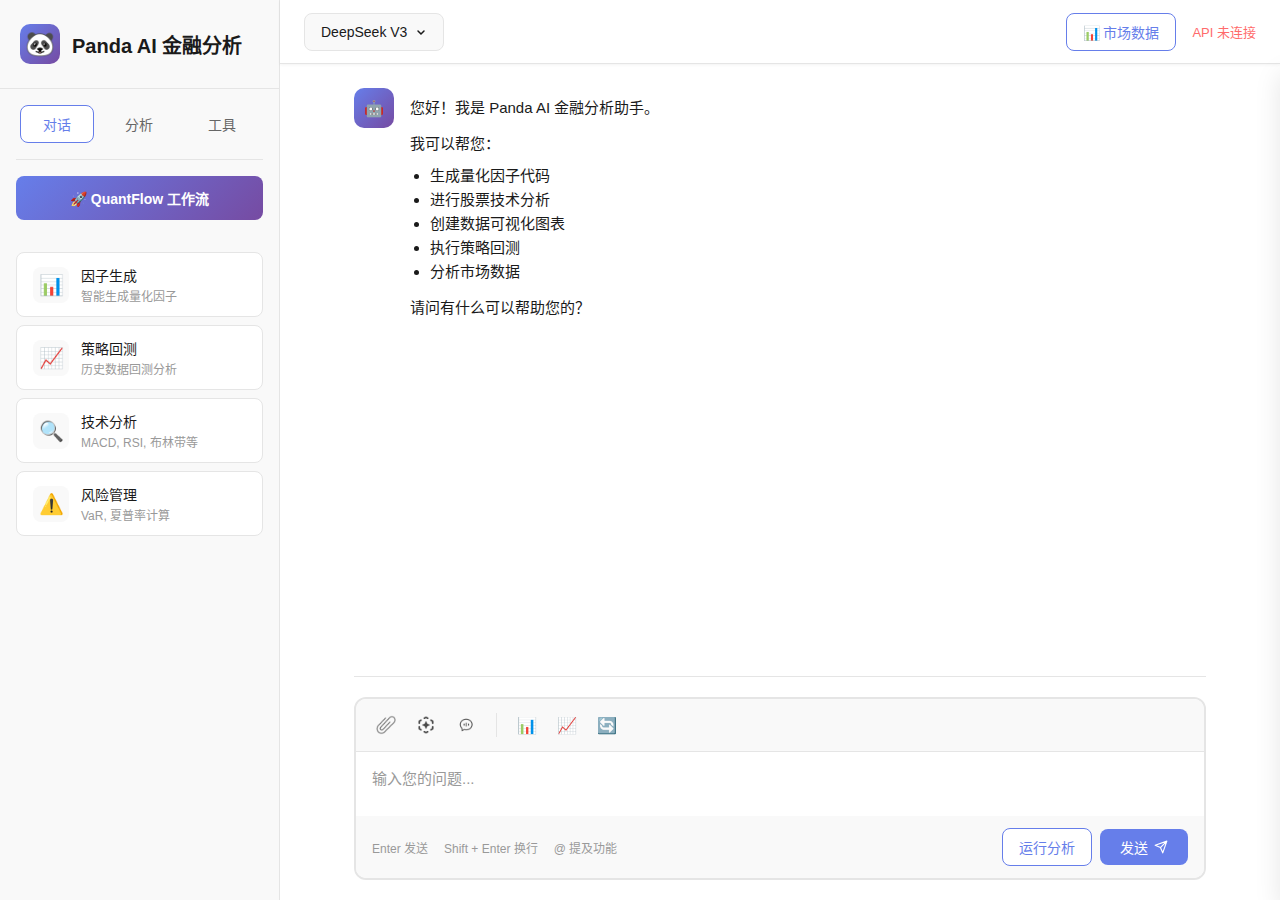
<file: panda_factor-main/panda_factor-main/panda_web/panda_web/static/professional.html>
<!DOCTYPE html>
<html lang="zh-CN">
<head>
    <meta charset="UTF-8">
    <meta name="viewport" content="width=device-width, initial-scale=1.0">
    <title>Panda AI - 专业金融分析平台</title>
    <link rel="stylesheet" href="professional.css">
</head>
<body>
    <!-- 侧边栏 -->
    <div class="sidebar">
        <div class="sidebar-header">
            <div class="logo">
                <div class="logo-icon">🐼</div>
                <span>Panda AI 金融分析</span>
            </div>
        </div>

        <div class="nav-tabs">
            <div class="nav-tab active" onclick="switchTab('chat')">对话</div>
            <div class="nav-tab" onclick="switchTab('analysis')">分析</div>
            <div class="nav-tab" onclick="switchTab('tools')">工具</div>
        </div>
        
        <div style="margin: 16px; padding-top: 16px; border-top: 1px solid #e5e5e5;">
            <button onclick="openQuantFlow()" style="
                width: 100%;
                padding: 12px;
                background: linear-gradient(135deg, #667eea, #764ba2);
                color: white;
                border: none;
                border-radius: 8px;
                font-size: 14px;
                font-weight: 600;
                cursor: pointer;
                display: flex;
                align-items: center;
                justify-content: center;
                gap: 8px;
                transition: all 0.2s;
            ">
                🚀 QuantFlow 工作流
            </button>
        </div>

        <div class="function-list" id="functionList"></div>
    </div>

    <!-- 主容器 -->
    <div class="main-container">
        <!-- 顶部栏 -->
        <div class="top-bar">
            <div class="model-selector">
                <div class="model-button" onclick="toggleModelDropdown()">
                    <span id="currentModelName">DeepSeek V3</span>
                    <svg width="12" height="12" viewBox="0 0 12 12" fill="none">
                        <path d="M3 5l3 3 3-3" stroke="currentColor" stroke-width="1.5" stroke-linecap="round"/>
                    </svg>
                </div>
                <div class="model-dropdown" id="modelDropdown">
                    <div class="model-option selected" onclick="selectModel('deepseek')">
                        <div class="model-name">DeepSeek V3</div>
                        <div class="model-desc">代码生成专家</div>
                    </div>
                    <div class="model-option" onclick="selectModel('qwen')">
                        <div class="model-name">Qwen 2.5 72B</div>
                        <div class="model-desc">中文理解专家</div>
                    </div>
                    <div class="model-option" onclick="selectModel('qwen_coder')">
                        <div class="model-name">Qwen Coder 32B</div>
                        <div class="model-desc">专业编程模型</div>
                    </div>
                    <div class="model-option" onclick="selectModel('glm')">
                        <div class="model-name">GLM-4 9B</div>
                        <div class="model-desc">通用对话模型</div>
                    </div>
                </div>
            </div>

            <div style="flex: 1;"></div>

            <div style="display: flex; gap: 16px; align-items: center;">
                <button class="analysis-btn" onclick="toggleAnalysisPanel()">
                    📊 市场数据
                </button>
                <span style="font-size: 13px; color: #999;" id="apiStatus">检查中...</span>
            </div>
        </div>

        <!-- 工作区域 -->
        <div class="workspace">
            <div class="chat-area">
                <div class="messages-container" id="messagesContainer">
                    <!-- 初始欢迎消息 -->
                    <div class="message assistant">
                        <div class="message-avatar">🤖</div>
                        <div class="message-content">
                            <div class="message-text">
                                <p>您好！我是 Panda AI 金融分析助手。</p>
                                <p style="margin-top: 12px;">我可以帮您：</p>
                                <ul style="margin: 8px 0 0 20px;">
                                    <li>生成量化因子代码</li>
                                    <li>进行股票技术分析</li>
                                    <li>创建数据可视化图表</li>
                                    <li>执行策略回测</li>
                                    <li>分析市场数据</li>
                                </ul>
                                <p style="margin-top: 12px;">请问有什么可以帮助您的？</p>
                            </div>
                        </div>
                    </div>
                </div>

                <div class="input-container">
                    <div class="input-wrapper">
                        <div class="input-toolbar">
                            <div class="tool-btn" title="附件">
                                <img src="/icon/attachment.png" alt="附件">
                                <input type="file" multiple onchange="handleFileUpload(event)" aria-label="上传附件" title="上传附件">
                            </div>
                            <div class="tool-btn" title="图片">
                                <img src="/icon/IconImagineAi.png" alt="图片">
                                <input type="file" accept="image/*" multiple onchange="handleFileUpload(event)" aria-label="上传图片" title="上传图片">
                            </div>
                            <div class="tool-btn" title="语音">
                                <img src="/icon/voice.png" alt="语音">
                                <input type="file" accept="audio/*" onchange="handleFileUpload(event)" aria-label="上传语音" title="上传语音">
                            </div>
                            <div class="tool-separator"></div>
                            <div class="tool-btn" title="创建图表" onclick="insertChartCommand()">
                                📊
                            </div>
                            <div class="tool-btn" title="技术分析" onclick="insertAnalysisCommand()">
                                📈
                            </div>
                            <div class="tool-btn" title="因子回测" onclick="insertBacktestCommand()">
                                🔄
                            </div>
                        </div>
                        <textarea 
                            id="messageInput"
                            class="message-input" 
                            placeholder="输入您的问题..."
                            rows="1"
                        ></textarea>
                        <div class="input-footer">
                            <div class="input-hints">
                                <span>Enter 发送</span>
                                <span>Shift + Enter 换行</span>
                                <span>@ 提及功能</span>
                            </div>
                            <div class="send-group">
                                <button class="analysis-btn" onclick="runAnalysis()">运行分析</button>
                                <button class="send-btn" id="sendBtn" onclick="sendMessage()">
                                    发送
                                    <svg width="14" height="14" viewBox="0 0 24 24" fill="none">
                                        <path d="M22 2L11 13M22 2L15 22L11 13L2 9L22 2Z" stroke="currentColor" stroke-width="2" stroke-linecap="round" stroke-linejoin="round"/>
                                    </svg>
                                </button>
                            </div>
                        </div>
                    </div>
                </div>
            </div>
        </div>
    </div>

    <!-- 数据分析面板 -->
    <div class="analysis-panel" id="analysisPanel">
        <div class="panel-header">
            <div class="panel-title">市场数据</div>
            <div class="panel-close" onclick="toggleAnalysisPanel()">✕</div>
        </div>
        <div class="panel-content">
            <div class="analysis-section">
                <div class="section-title">主要指数</div>
                <div id="indicesList"></div>
            </div>
            <div class="analysis-section">
                <div class="section-title">热门板块</div>
                <div id="sectorsList"></div>
            </div>
            <div class="analysis-section">
                <div class="section-title">热门股票</div>
                <div id="stocksList"></div>
            </div>
        </div>
    </div>

    <script src="professional.js"></script>
</body>
</html>
</file>
<file: panda_factor-main/panda_factor-main/panda_web/panda_web/static/professional.css>
/* 全局样式 */
* {
    margin: 0;
    padding: 0;
    box-sizing: border-box;
}

:root {
    --primary: #667eea;
    --primary-dark: #5568d3;
    --bg-main: #ffffff;
    --bg-sidebar: #f9f9f9;
    --border: #e5e5e5;
    --text-primary: #1a1a1a;
    --text-secondary: #666666;
    --text-muted: #999999;
    --success: #4ade80;
    --warning: #fbbf24;
    --danger: #ff6b6b;
    --shadow-sm: 0 1px 3px rgba(0,0,0,0.12);
    --shadow-md: 0 4px 6px rgba(0,0,0,0.1);
    --shadow-lg: 0 10px 25px rgba(0,0,0,0.1);
}

body {
    font-family: -apple-system, BlinkMacSystemFont, 'Segoe UI', 'PingFang SC', 
                 'Microsoft YaHei', sans-serif;
    background: var(--bg-main);
    color: var(--text-primary);
    height: 100vh;
    display: flex;
    overflow: hidden;
}

/* 侧边栏 */
.sidebar {
    width: 280px;
    background: var(--bg-sidebar);
    border-right: 1px solid var(--border);
    display: flex;
    flex-direction: column;
    transition: width 0.3s;
}

.sidebar-header {
    padding: 24px 20px;
    border-bottom: 1px solid var(--border);
}

.logo {
    display: flex;
    align-items: center;
    gap: 12px;
    font-size: 20px;
    font-weight: 600;
}

.logo-icon {
    width: 40px;
    height: 40px;
    background: linear-gradient(135deg, var(--primary), #764ba2);
    border-radius: 10px;
    display: flex;
    align-items: center;
    justify-content: center;
    color: white;
    font-size: 24px;
}

/* 导航标签页 */
.nav-tabs {
    display: flex;
    padding: 0 20px;
    margin-top: 16px;
    gap: 8px;
}

.nav-tab {
    flex: 1;
    padding: 8px;
    text-align: center;
    background: transparent;
    border: 1px solid transparent;
    border-radius: 8px;
    color: var(--text-secondary);
    cursor: pointer;
    font-size: 14px;
    transition: all 0.2s;
}

.nav-tab:hover {
    background: white;
    border-color: var(--border);
}

.nav-tab.active {
    background: white;
    border-color: var(--primary);
    color: var(--primary);
    font-weight: 500;
}

/* 功能列表 */
.function-list {
    flex: 1;
    overflow-y: auto;
    padding: 16px;
}

.function-item {
    padding: 12px 16px;
    margin-bottom: 8px;
    background: white;
    border: 1px solid var(--border);
    border-radius: 8px;
    cursor: pointer;
    transition: all 0.2s;
    display: flex;
    align-items: center;
    gap: 12px;
}

.function-item:hover {
    border-color: var(--primary);
    box-shadow: var(--shadow-sm);
    transform: translateX(2px);
}

.function-icon {
    width: 36px;
    height: 36px;
    border-radius: 8px;
    display: flex;
    align-items: center;
    justify-content: center;
    background: var(--bg-sidebar);
    font-size: 20px;
}

.function-info {
    flex: 1;
}

.function-title {
    font-size: 14px;
    font-weight: 500;
    margin-bottom: 2px;
}

.function-desc {
    font-size: 12px;
    color: var(--text-muted);
}

/* 主内容区 */
.main-container {
    flex: 1;
    display: flex;
    flex-direction: column;
}

/* 顶部栏 */
.top-bar {
    height: 64px;
    border-bottom: 1px solid var(--border);
    display: flex;
    align-items: center;
    padding: 0 24px;
    background: white;
    box-shadow: 0 1px 3px rgba(0,0,0,0.05);
}

/* 模型选择器 */
.model-selector {
    position: relative;
}

.model-button {
    display: flex;
    align-items: center;
    gap: 8px;
    padding: 10px 16px;
    background: var(--bg-sidebar);
    border: 1px solid var(--border);
    border-radius: 8px;
    cursor: pointer;
    font-size: 14px;
    font-weight: 500;
    transition: all 0.2s;
}

.model-button:hover {
    background: white;
    border-color: var(--primary);
}

.model-dropdown {
    position: absolute;
    top: 100%;
    left: 0;
    margin-top: 8px;
    background: white;
    border: 1px solid var(--border);
    border-radius: 8px;
    box-shadow: var(--shadow-lg);
    padding: 8px;
    min-width: 250px;
    z-index: 1000;
    display: none;
}

.model-dropdown.show {
    display: block;
}

.model-option {
    padding: 10px 12px;
    border-radius: 6px;
    cursor: pointer;
    margin-bottom: 4px;
    transition: all 0.2s;
}

.model-option:hover {
    background: var(--bg-sidebar);
}

.model-option.selected {
    background: var(--primary);
    color: white;
}

.model-name {
    font-size: 14px;
    font-weight: 500;
}

.model-desc {
    font-size: 12px;
    opacity: 0.8;
    margin-top: 2px;
}

/* 工作区域 */
.workspace {
    flex: 1;
    display: flex;
    overflow: hidden;
}

/* 聊天区域 */
.chat-area {
    flex: 1;
    display: flex;
    flex-direction: column;
    max-width: 900px;
    margin: 0 auto;
    width: 100%;
    padding: 0 24px;
}

.messages-container {
    flex: 1;
    overflow-y: auto;
    padding: 24px 0;
}

.message {
    margin-bottom: 24px;
    display: flex;
    gap: 16px;
    animation: fadeIn 0.3s;
}

@keyframes fadeIn {
    from { opacity: 0; transform: translateY(10px); }
    to { opacity: 1; transform: translateY(0); }
}

.message-avatar {
    width: 40px;
    height: 40px;
    border-radius: 10px;
    flex-shrink: 0;
    display: flex;
    align-items: center;
    justify-content: center;
    font-weight: 600;
}

.message.user .message-avatar {
    background: var(--bg-sidebar);
    color: var(--text-primary);
}

.message.assistant .message-avatar {
    background: linear-gradient(135deg, var(--primary), #764ba2);
    color: white;
}

.message-content {
    flex: 1;
    padding-top: 8px;
}

.message-text {
    line-height: 1.6;
    font-size: 15px;
}

.message-text pre {
    background: var(--bg-sidebar);
    border: 1px solid var(--border);
    border-radius: 8px;
    padding: 16px;
    margin: 12px 0;
    overflow-x: auto;
}

.message-text code {
    background: var(--bg-sidebar);
    padding: 2px 6px;
    border-radius: 4px;
    font-family: 'Courier New', monospace;
    font-size: 14px;
}

/* 数据分析图表 */
.chart-container {
    margin: 16px 0;
    padding: 16px;
    background: var(--bg-sidebar);
    border-radius: 12px;
    border: 1px solid var(--border);
}

.chart-header {
    display: flex;
    justify-content: space-between;
    align-items: center;
    margin-bottom: 12px;
}

.chart-title {
    font-size: 16px;
    font-weight: 600;
}

.chart-actions {
    display: flex;
    gap: 8px;
}

.chart-btn {
    padding: 6px 12px;
    background: white;
    border: 1px solid var(--border);
    border-radius: 6px;
    font-size: 12px;
    cursor: pointer;
    transition: all 0.2s;
}

.chart-btn:hover {
    background: var(--primary);
    color: white;
    border-color: var(--primary);
}

.chart-image {
    width: 100%;
    border-radius: 8px;
}

/* 输入区域 */
.input-container {
    padding: 20px 0;
    border-top: 1px solid var(--border);
}

.input-wrapper {
    background: white;
    border: 2px solid var(--border);
    border-radius: 12px;
    overflow: hidden;
    transition: all 0.2s;
}

.input-wrapper:focus-within {
    border-color: var(--primary);
    box-shadow: 0 0 0 3px rgba(102, 126, 234, 0.1);
}

.input-toolbar {
    display: flex;
    align-items: center;
    padding: 8px 12px;
    background: var(--bg-sidebar);
    border-bottom: 1px solid var(--border);
    gap: 4px;
}

.tool-btn {
    width: 36px;
    height: 36px;
    display: flex;
    align-items: center;
    justify-content: center;
    border-radius: 8px;
    cursor: pointer;
    transition: all 0.2s;
    position: relative;
}

.tool-btn:hover {
    background: white;
}

.tool-btn img {
    width: 20px;
    height: 20px;
    opacity: 0.7;
}

.tool-btn:hover img {
    opacity: 1;
}

.tool-separator {
    width: 1px;
    height: 24px;
    background: var(--border);
    margin: 0 8px;
}

.message-input {
    width: 100%;
    background: transparent;
    border: none;
    color: var(--text-primary);
    padding: 16px;
    font-size: 15px;
    resize: none;
    outline: none;
    font-family: inherit;
    min-height: 60px;
    max-height: 200px;
    line-height: 1.5;
}

.message-input::placeholder {
    color: var(--text-muted);
}

.input-footer {
    display: flex;
    justify-content: space-between;
    align-items: center;
    padding: 12px 16px;
    background: var(--bg-sidebar);
}

.input-hints {
    display: flex;
    gap: 16px;
    font-size: 12px;
    color: var(--text-muted);
}

.send-group {
    display: flex;
    gap: 8px;
    align-items: center;
}

.analysis-btn {
    padding: 8px 16px;
    background: white;
    color: var(--primary);
    border: 1px solid var(--primary);
    border-radius: 8px;
    font-size: 14px;
    font-weight: 500;
    cursor: pointer;
    transition: all 0.2s;
}

.analysis-btn:hover {
    background: var(--primary);
    color: white;
}

.send-btn {
    padding: 8px 20px;
    background: var(--primary);
    color: white;
    border: none;
    border-radius: 8px;
    font-size: 14px;
    font-weight: 500;
    cursor: pointer;
    transition: all 0.2s;
    display: flex;
    align-items: center;
    gap: 6px;
}

.send-btn:hover:not(:disabled) {
    background: var(--primary-dark);
}

.send-btn:disabled {
    opacity: 0.5;
    cursor: not-allowed;
}

/* 数据分析面板 */
.analysis-panel {
    position: fixed;
    right: -400px;
    top: 64px;
    bottom: 0;
    width: 400px;
    background: white;
    border-left: 1px solid var(--border);
    box-shadow: var(--shadow-lg);
    transition: right 0.3s;
    z-index: 100;
    display: flex;
    flex-direction: column;
}

.analysis-panel.show {
    right: 0;
}

.panel-header {
    padding: 20px;
    border-bottom: 1px solid var(--border);
    display: flex;
    justify-content: space-between;
    align-items: center;
}

.panel-title {
    font-size: 18px;
    font-weight: 600;
}

.panel-close {
    width: 32px;
    height: 32px;
    display: flex;
    align-items: center;
    justify-content: center;
    border-radius: 6px;
    cursor: pointer;
    transition: all 0.2s;
}

.panel-close:hover {
    background: var(--bg-sidebar);
}

.panel-content {
    flex: 1;
    overflow-y: auto;
    padding: 20px;
}

.analysis-section {
    margin-bottom: 24px;
}

.section-title {
    font-size: 14px;
    font-weight: 600;
    margin-bottom: 12px;
    color: var(--text-secondary);
}

.stock-card {
    padding: 12px;
    background: var(--bg-sidebar);
    border-radius: 8px;
    margin-bottom: 8px;
    display: flex;
    justify-content: space-between;
    align-items: center;
}

.stock-info {
    flex: 1;
}

.stock-name {
    font-size: 14px;
    font-weight: 500;
}

.stock-code {
    font-size: 12px;
    color: var(--text-muted);
}

.stock-price {
    text-align: right;
}

.price-value {
    font-size: 16px;
    font-weight: 600;
}

.price-change {
    font-size: 12px;
    margin-top: 2px;
}

.price-change.positive {
    color: var(--danger);
}

.price-change.negative {
    color: var(--success);
}

/* 加载动画 */
.typing-indicator {
    display: flex;
    align-items: center;
    gap: 8px;
    padding: 8px 0;
}

.typing-dots {
    display: flex;
    gap: 4px;
}

.typing-dot {
    width: 8px;
    height: 8px;
    border-radius: 50%;
    background: var(--text-muted);
    animation: typing 1.4s infinite;
}

.typing-dot:nth-child(2) {
    animation-delay: 0.2s;
}

.typing-dot:nth-child(3) {
    animation-delay: 0.4s;
}

@keyframes typing {
    0%, 60%, 100% {
        transform: translateY(0);
        opacity: 0.5;
    }
    30% {
        transform: translateY(-10px);
        opacity: 1;
    }
}

/* 滚动条样式 */
::-webkit-scrollbar {
    width: 8px;
    height: 8px;
}

::-webkit-scrollbar-track {
    background: transparent;
}

::-webkit-scrollbar-thumb {
    background: #d0d0d0;
    border-radius: 4px;
}

::-webkit-scrollbar-thumb:hover {
    background: #b0b0b0;
}

/* 文件上传隐藏 */
input[type="file"] {
    position: absolute;
    opacity: 0;
    width: 100%;
    height: 100%;
    cursor: pointer;
}

/* 响应式设计 */
@media (max-width: 768px) {
    .sidebar {
        width: 240px;
        position: fixed;
        left: -240px;
        z-index: 200;
        height: 100%;
    }

    .sidebar.open {
        left: 0;
    }

    .main-container {
        margin-left: 0;
    }
}
</file>
